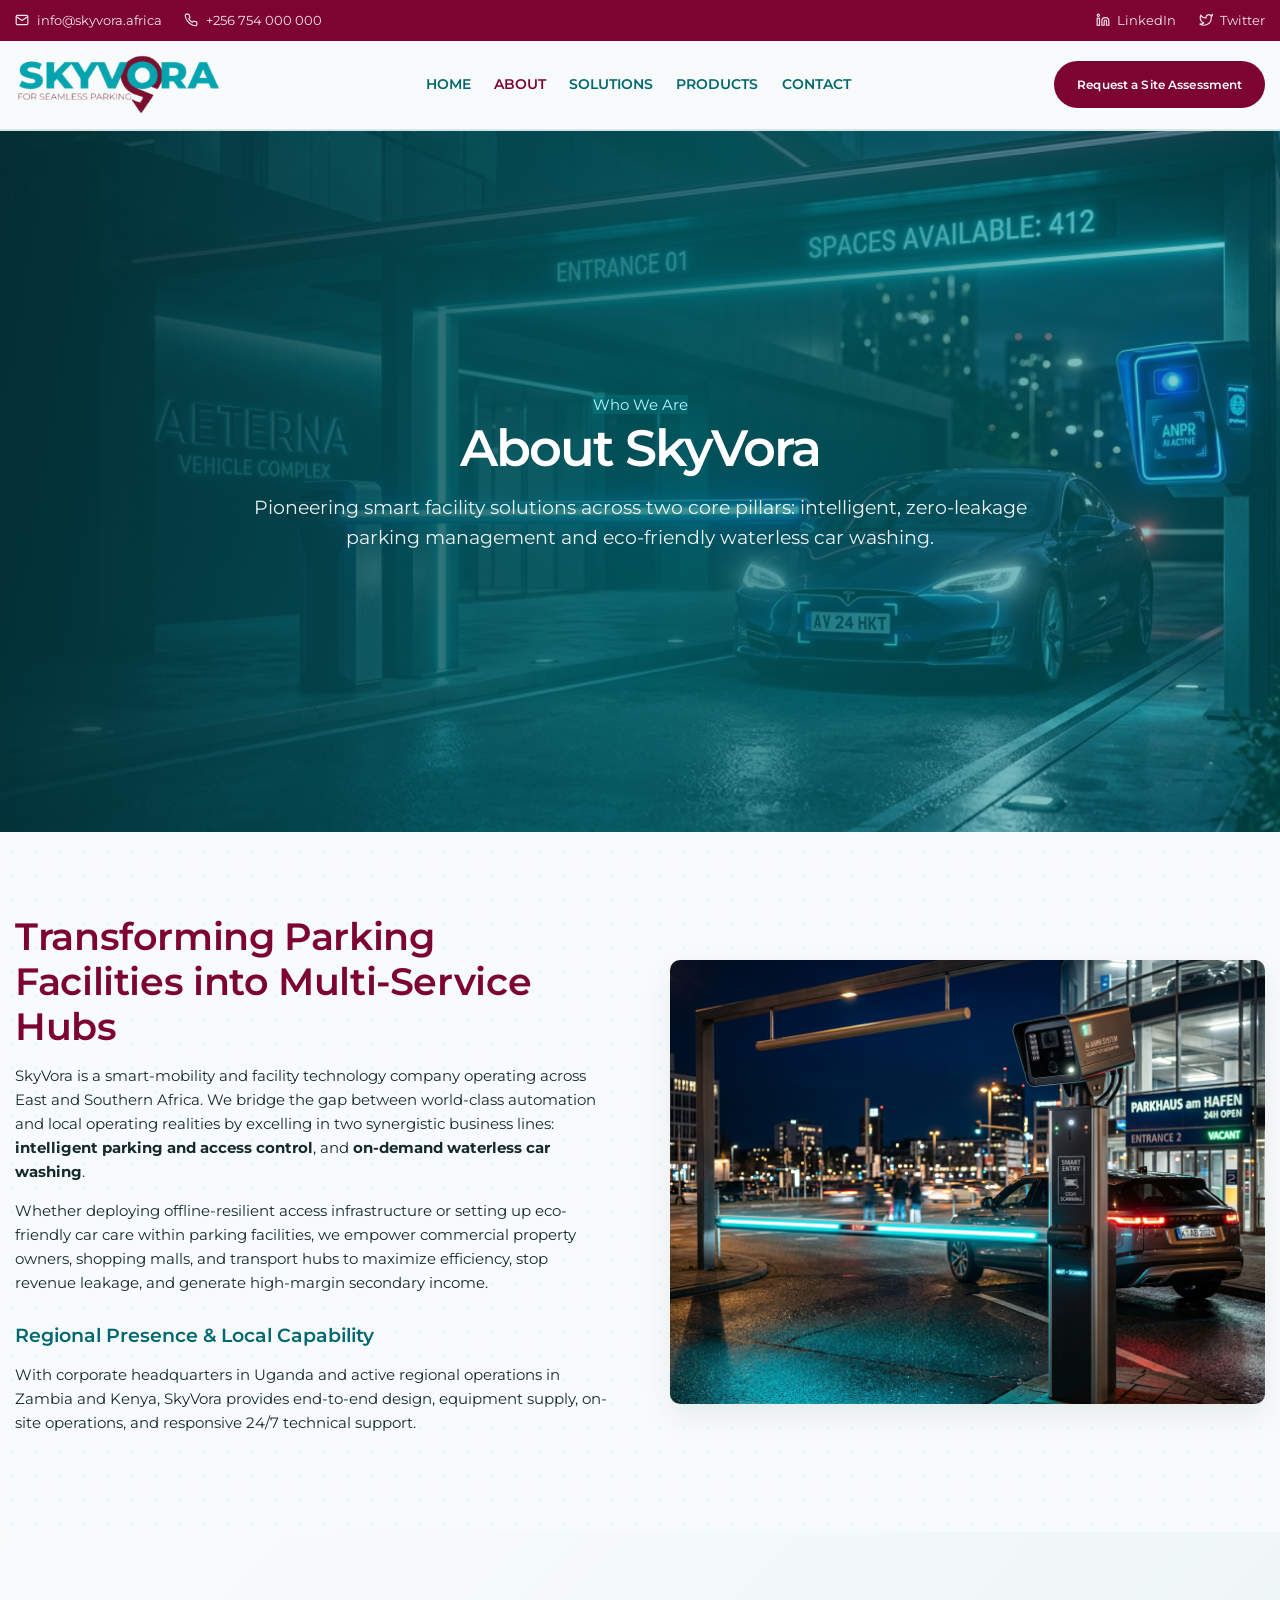
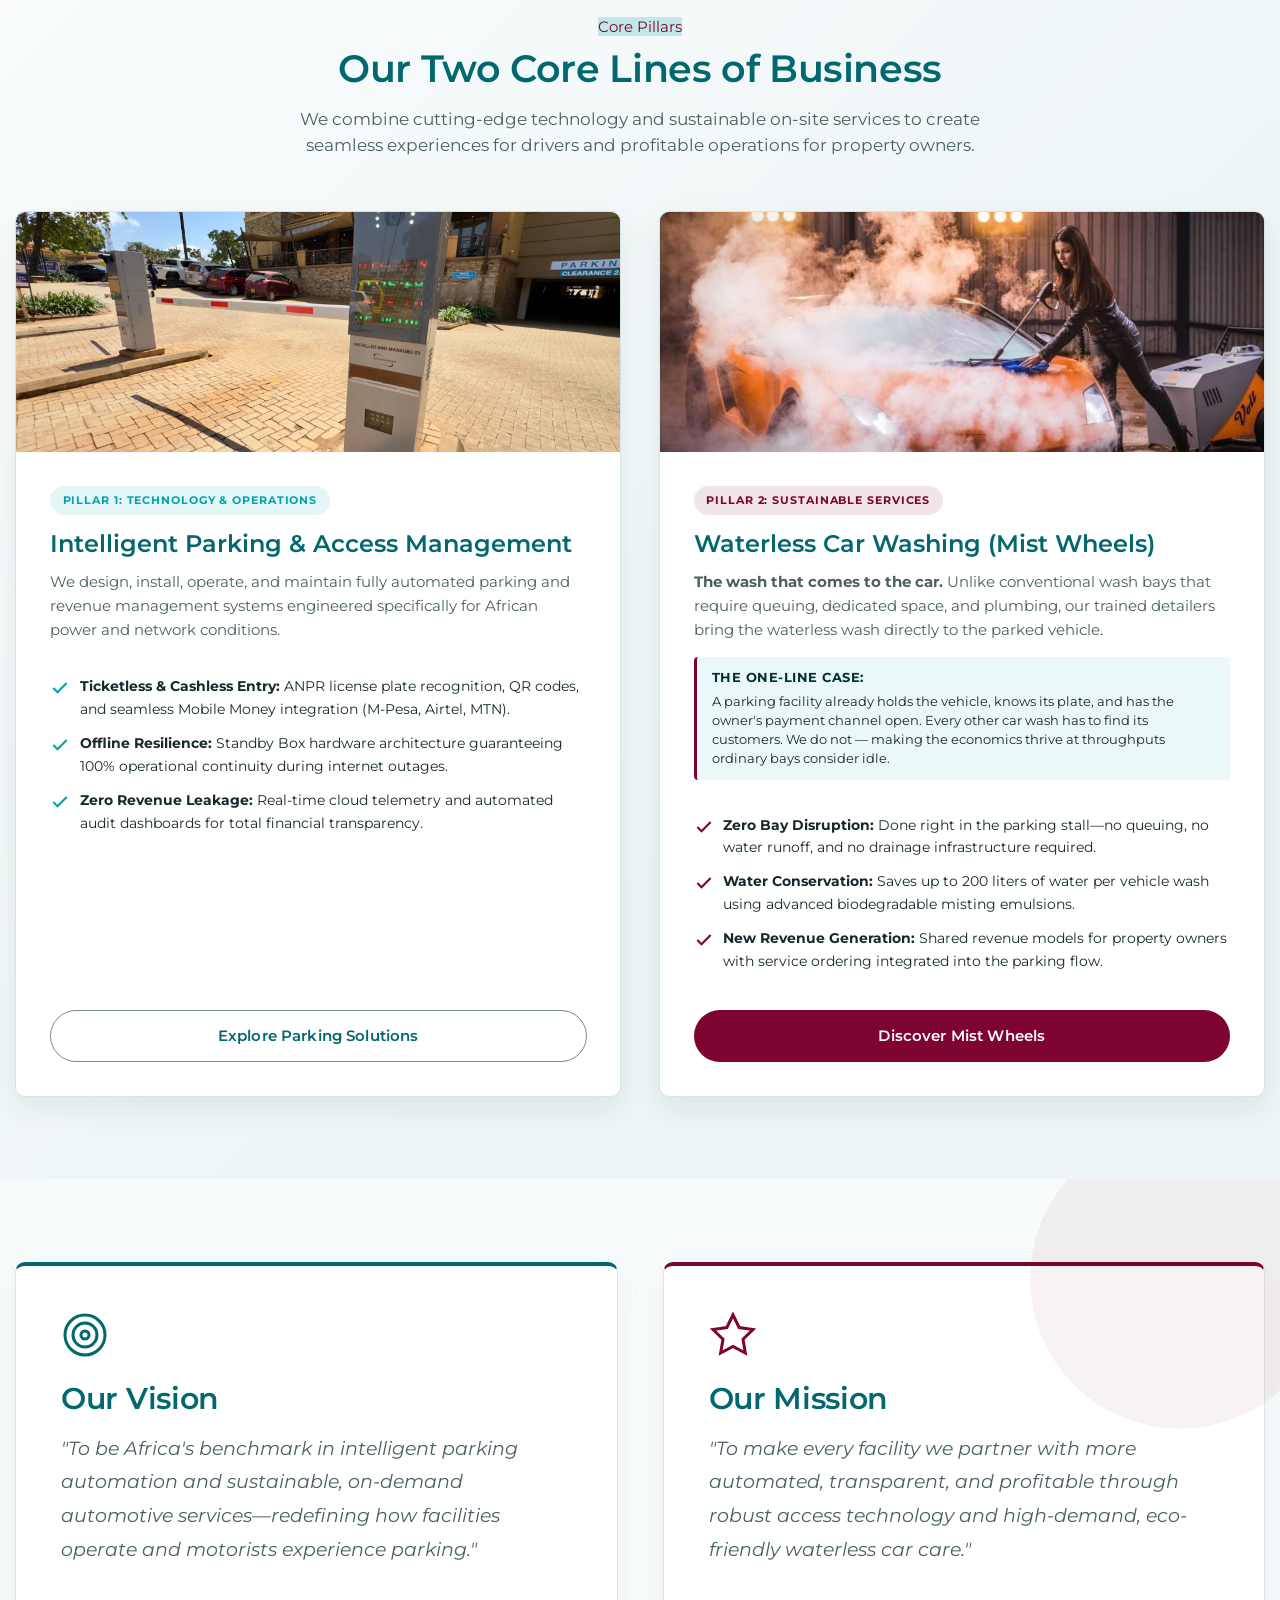
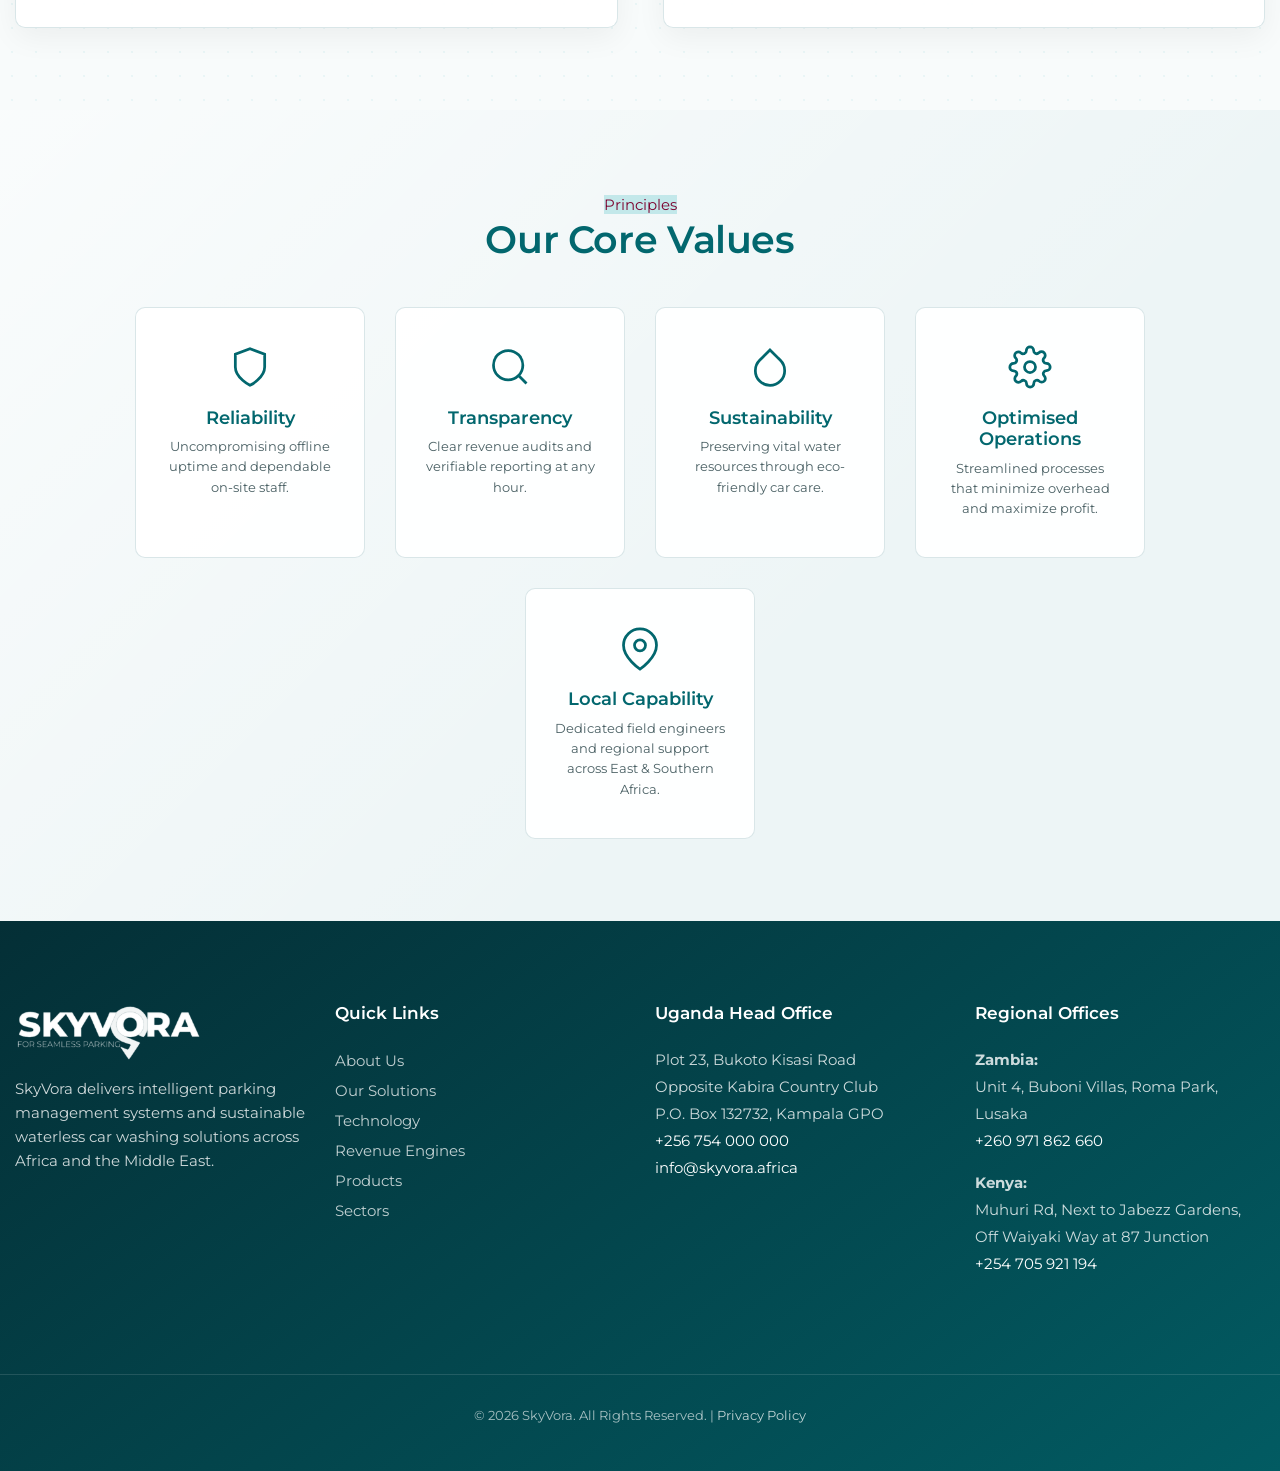
<file: about.html>
<!DOCTYPE html>
<html lang="en">
<head>
    <meta charset="UTF-8">
    <meta name="viewport" content="width=device-width, initial-scale=1.0">
    <title>About SkyVora | Intelligent Parking & Waterless Car Washing</title>
    <meta name="description" content="SkyVora delivers intelligent parking management systems and sustainable waterless car washing services across Africa and the Middle East.">
    <link rel="icon" type="image/png" href="assets/images/favicon.png?v=3">
    <link rel="icon" type="image/svg+xml" href="favicon.svg?v=3">
    <!-- Open Graph -->
    <meta property="og:title" content="About SkyVora | Intelligent Parking & Waterless Car Washing">
    <meta property="og:description" content="SkyVora delivers intelligent parking management systems and sustainable waterless car washing services across Africa and the Middle East.">
    <meta property="og:type" content="website">
    <meta property="og:url" content="https://www.skyvora.africa/">
    
    <!-- Structured Data -->
    <script type="application/ld+json">
    {
      "@context": "https://schema.org",
      "@type": "Organization",
      "name": "SkyVora",
      "url": "https://www.skyvora.africa/",
      "logo": "https://www.skyvora.africa/assets/images/logo.png?v=3",
      "contactPoint": {
        "@type": "ContactPoint",
        "telephone": "+256-754-000-000",
        "contactType": "customer service"
      }
    }
    </script>
    <link rel="stylesheet" href="assets/css/styles.css?v=3.0">
    <style>
    /* Specific Page Styles */
    .pillar-card {
        background: white;
        border-radius: var(--radius);
        overflow: hidden;
        box-shadow: var(--shadow);
        border: 1px solid var(--color-border);
        transition: var(--transition);
        display: flex;
        flex-direction: column;
        height: 100%;
    }
    .pillar-card:hover {
        transform: translateY(-6px);
        box-shadow: var(--shadow-hover);
        border-color: var(--color-brand);
    }
    .pillar-img {
        width: 100%;
        height: 240px;
        object-fit: cover;
    }
    .pillar-body {
        padding: 2.25rem;
        display: flex;
        flex-direction: column;
        flex-grow: 1;
    }
    .pillar-badge {
        display: inline-block;
        font-size: 0.75rem;
        font-weight: 700;
        text-transform: uppercase;
        letter-spacing: 0.08em;
        color: var(--color-brand);
        background: rgba(3, 163, 174, 0.1);
        padding: 0.35rem 0.85rem;
        border-radius: 50px;
        margin-bottom: 1rem;
        align-self: flex-start;
    }
    .pillar-badge.car-wash {
        color: var(--color-accent);
        background: rgba(125, 4, 48, 0.1);
    }
    .pillar-list {
        margin: 1.25rem 0 1.5rem 0;
        display: flex;
        flex-direction: column;
        gap: 0.75rem;
    }
    .pillar-list li {
        display: flex;
        align-items: flex-start;
        gap: 0.65rem;
        color: var(--color-text);
        font-size: 0.95rem;
    }
    .pillar-list li svg {
        flex-shrink: 0;
        margin-top: 3px;
    }
    </style>
</head>
<body>
    <a href="#main-content" class="skip-link">Skip to main content</a>
    
    <!-- Top Bar -->
    <div class="top-bar">
        <div class="container top-bar-inner">
            <div class="top-bar-left">
                <a href="mailto:info@skyvora.africa" style="display:inline-flex; align-items:center; gap:0.5rem;"><svg width="14" height="14" viewBox="0 0 24 24" fill="none" stroke="currentColor" stroke-width="2"><path d="M4 4h16c1.1 0 2 .9 2 2v12c0 1.1-.9 2-2 2H4c-1.1 0-2-.9-2-2V6c0-1.1.9-2 2-2z"></path><polyline points="22,6 12,13 2,6"></polyline></svg> info@skyvora.africa</a>
                <a href="tel:+256754000000" style="display:inline-flex; align-items:center; gap:0.5rem;"><svg width="14" height="14" viewBox="0 0 24 24" fill="none" stroke="currentColor" stroke-width="2"><path d="M22 16.92v3a2 2 0 0 1-2.18 2 19.79 19.79 0 0 1-8.63-3.07 19.5 19.5 0 0 1-6-6 19.79 19.79 0 0 1-3.07-8.67A2 2 0 0 1 4.11 2h3a2 2 0 0 1 2 1.72 12.84 12.84 0 0 0 .7 2.81 2 2 0 0 1-.45 2.11L8.09 9.91a16 16 0 0 0 6 6l1.27-1.27a2 2 0 0 1 2.11-.45 12.84 12.84 0 0 0 2.81.7A2 2 0 0 1 22 16.92z"></path></svg> +256 754 000 000</a>
            </div>
            <div class="top-bar-right">
                <a href="#" aria-label="LinkedIn" style="display:inline-flex; align-items:center; gap:0.5rem;"><svg width="14" height="14" viewBox="0 0 24 24" fill="none" stroke="currentColor" stroke-width="2"><path d="M16 8a6 6 0 0 1 6 6v7h-4v-7a2 2 0 0 0-2-2 2 2 0 0 0-2 2v7h-4v-7a6 6 0 0 1 6-6z"></path><rect x="2" y="9" width="4" height="12"></rect><circle cx="4" cy="4" r="2"></circle></svg> LinkedIn</a>
                <a href="#" aria-label="Twitter" style="display:inline-flex; align-items:center; gap:0.5rem;"><svg width="14" height="14" viewBox="0 0 24 24" fill="none" stroke="currentColor" stroke-width="2"><path d="M23 3a10.9 10.9 0 0 1-3.14 1.53 4.48 4.48 0 0 0-7.86 3v1A10.66 10.66 0 0 1 3 4s-4 9 5 13a11.64 11.64 0 0 1-7 2c9 5 20 0 20-11.5a4.5 4.5 0 0 0-.08-.83A7.72 7.72 0 0 0 23 3z"></path></svg> Twitter</a>
            </div>
        </div>
    </div>

    <!-- Main Header -->
    <header class="main-header" id="header">
        <div class="container header-inner">
            <a href="index.html" class="logo-wrap" aria-label="SkyVora Home">
                <img src="assets/images/logo.png?v=3" alt="SkyVora Logo" class="header-logo">
            </a>
            
            <button class="hamburger" id="mobile-menu-btn" aria-expanded="false" aria-controls="main-nav" aria-label="Toggle navigation">
                <span></span>
                <span></span>
                <span></span>
            </button>

            <nav class="main-nav" id="main-nav">
                <ul>
                    <li><a href="index.html" class="">Home</a></li>
                    <li><a href="about.html" class="active">About</a></li>
                    <li class="has-dropdown">
                        <a href="solutions.html" class="">Solutions</a>
                        <ul class="dropdown">
                            <li><a href="technology.html" class="">Technology</a></li>
                            <li><a href="revenue-engines.html" class="">Revenue Engines</a></li>
                            <li><a href="sectors.html" class="">Sectors</a></li>
                        </ul>
                    </li>
                    <li><a href="products.html" class="">Products</a></li>
                    <li><a href="contact.html" class="">Contact</a></li>
                </ul>
            </nav>
            <div class="header-action">
                <a href="contact.html" class="btn btn-primary">Request a Site Assessment</a>
            </div>
        </div>
    </header>

    <main id="main-content">

    <!-- Hero Section -->
    <section class="hero" style="background-image: url('assets/images/hero.jpg'); padding: 6rem 0; text-align: center;">
        <div class="container hero-content" style="max-width: 850px; margin: 0 auto;">
            <span class="hero-kicker" style="margin-bottom: 1rem;">Who We Are</span>
            <h1 style="margin-bottom: 1rem;">About SkyVora</h1>
            <p style="font-size: 1.25rem; color: rgba(255,255,255,0.92); line-height: 1.6;">Pioneering smart facility solutions across two core pillars: intelligent, zero-leakage parking management and eco-friendly waterless car washing.</p>
        </div>
    </section>

    <!-- Company Overview -->
    <section class="section">
        <div class="container">
            <div class="grid grid-2" style="gap: 4rem; align-items: center;">
                <div>
                    <h2 style="color: var(--color-accent);">Transforming Parking Facilities into Multi-Service Hubs</h2>
                    <p>SkyVora is a smart-mobility and facility technology company operating across East and Southern Africa. We bridge the gap between world-class automation and local operating realities by excelling in two synergistic business lines: <strong>intelligent parking and access control</strong>, and <strong>on-demand waterless car washing</strong>.</p>
                    <p>Whether deploying offline-resilient access infrastructure or setting up eco-friendly car care within parking facilities, we empower commercial property owners, shopping malls, and transport hubs to maximize efficiency, stop revenue leakage, and generate high-margin secondary income.</p>
                    
                    <h3 style="margin-top: 2rem;">Regional Presence & Local Capability</h3>
                    <p>With corporate headquarters in Uganda and active regional operations in Zambia and Kenya, SkyVora provides end-to-end design, equipment supply, on-site operations, and responsive 24/7 technical support.</p>
                </div>
                <div>
                    <img src="assets/images/barrier.jpg" alt="SkyVora Operations" style="border-radius: var(--radius); box-shadow: var(--shadow);">
                </div>
            </div>
        </div>
    </section>

    <!-- Our Two Lines of Business Section -->
    <section class="section bg-light">
        <div class="container">
            <div style="text-align: center; max-width: 750px; margin: 0 auto 3.5rem auto;">
                <span class="hero-kicker" style="color: var(--color-accent); border-color: var(--color-accent);">Core Pillars</span>
                <h2 style="font-size: 2.5rem; margin-top: 0.5rem;">Our Two Core Lines of Business</h2>
                <p style="color: var(--color-text-light); font-size: 1.1rem;">We combine cutting-edge technology and sustainable on-site services to create seamless experiences for drivers and profitable operations for property owners.</p>
            </div>

            <div class="grid grid-2" style="gap: 2.5rem;">
                <!-- Line 1: Intelligent Parking Systems -->
                <div class="pillar-card">
                    <img src="assets/images/hero_new.jpg" alt="Intelligent Parking Systems" class="pillar-img">
                    <div class="pillar-body">
                        <span class="pillar-badge">Pillar 1: Technology & Operations</span>
                        <h3 style="font-size: 1.6rem; color: var(--color-primary); margin-bottom: 0.75rem;">Intelligent Parking & Access Management</h3>
                        <p style="color: var(--color-text-light); line-height: 1.6;">We design, install, operate, and maintain fully automated parking and revenue management systems engineered specifically for African power and network conditions.</p>
                        
                        <ul class="pillar-list">
                            <li>
                                <svg width="20" height="20" viewBox="0 0 24 24" fill="none" stroke="var(--color-brand)" stroke-width="2.5"><polyline points="20 6 9 17 4 12"/></svg>
                                <span><strong>Ticketless & Cashless Entry:</strong> ANPR license plate recognition, QR codes, and seamless Mobile Money integration (M-Pesa, Airtel, MTN).</span>
                            </li>
                            <li>
                                <svg width="20" height="20" viewBox="0 0 24 24" fill="none" stroke="var(--color-brand)" stroke-width="2.5"><polyline points="20 6 9 17 4 12"/></svg>
                                <span><strong>Offline Resilience:</strong> Standby Box hardware architecture guaranteeing 100% operational continuity during internet outages.</span>
                            </li>
                            <li>
                                <svg width="20" height="20" viewBox="0 0 24 24" fill="none" stroke="var(--color-brand)" stroke-width="2.5"><polyline points="20 6 9 17 4 12"/></svg>
                                <span><strong>Zero Revenue Leakage:</strong> Real-time cloud telemetry and automated audit dashboards for total financial transparency.</span>
                            </li>
                        </ul>
                        
                        <div style="margin-top: auto; padding-top: 1rem;">
                            <a href="solutions.html" class="btn btn-secondary" style="width: 100%;">Explore Parking Solutions</a>
                        </div>
                    </div>
                </div>

                <!-- Line 2: Waterless Car Washing -->
                <div class="pillar-card">
                    <img src="assets/images/car-wash.jpg" alt="Waterless Car Washing" class="pillar-img">
                    <div class="pillar-body">
                        <span class="pillar-badge car-wash">Pillar 2: Sustainable Services</span>
                        <h3 style="font-size: 1.6rem; color: var(--color-primary); margin-bottom: 0.75rem;">Waterless Car Washing (Mist Wheels)</h3>
                        <p style="color: var(--color-text-light); line-height: 1.6;"><strong>The wash that comes to the car.</strong> Unlike conventional wash bays that require queuing, dedicated space, and plumbing, our trained detailers bring the waterless wash directly to the parked vehicle.</p>
                        
                        <div style="background: rgba(3, 163, 174, 0.08); border-left: 3px solid var(--color-accent); padding: 0.75rem 1rem; border-radius: 4px; margin-bottom: 1rem;">
                            <strong style="color: var(--color-primary-dark); font-size: 0.85rem; text-transform: uppercase; letter-spacing: 0.5px; display: block; margin-bottom: 0.25rem;">The One-Line Case:</strong>
                            <p style="color: var(--color-text); font-size: 0.88rem; line-height: 1.45; margin: 0;">
                                A parking facility already holds the vehicle, knows its plate, and has the owner's payment channel open. Every other car wash has to find its customers. We do not &mdash; making the economics thrive at throughputs ordinary bays consider idle.
                            </p>
                        </div>
                        
                        <ul class="pillar-list">
                            <li>
                                <svg width="20" height="20" viewBox="0 0 24 24" fill="none" stroke="var(--color-accent)" stroke-width="2.5"><polyline points="20 6 9 17 4 12"/></svg>
                                <span><strong>Zero Bay Disruption:</strong> Done right in the parking stall—no queuing, no water runoff, and no drainage infrastructure required.</span>
                            </li>
                            <li>
                                <svg width="20" height="20" viewBox="0 0 24 24" fill="none" stroke="var(--color-accent)" stroke-width="2.5"><polyline points="20 6 9 17 4 12"/></svg>
                                <span><strong>Water Conservation:</strong> Saves up to 200 liters of water per vehicle wash using advanced biodegradable misting emulsions.</span>
                            </li>
                            <li>
                                <svg width="20" height="20" viewBox="0 0 24 24" fill="none" stroke="var(--color-accent)" stroke-width="2.5"><polyline points="20 6 9 17 4 12"/></svg>
                                <span><strong>New Revenue Generation:</strong> Shared revenue models for property owners with service ordering integrated into the parking flow.</span>
                            </li>
                        </ul>
                        
                        <div style="margin-top: auto; padding-top: 1rem;">
                            <a href="revenue-engines.html" class="btn btn-primary" style="width: 100%;">Discover Mist Wheels</a>
                        </div>
                    </div>
                </div>
            </div>
        </div>
    </section>

    <!-- Vision & Mission -->
    <section class="section" style="position: relative; overflow: hidden;">
        <!-- Decorative Background -->
        <div style="position: absolute; top: -50px; right: -50px; width: 300px; height: 300px; background: var(--color-accent); opacity: 0.05; border-radius: 50%;"></div>
        <div class="container relative">
            <div class="grid grid-2" style="gap: 3rem;">
                <div class="card" style="border-top: 4px solid var(--color-primary); padding: 3rem; box-shadow: 0 10px 30px rgba(0,0,0,0.05);">
                    <div style="color: var(--color-primary); margin-bottom: 1rem;">
                        <svg width="48" height="48" viewBox="0 0 24 24" fill="none" stroke="currentColor" stroke-width="1.5"><circle cx="12" cy="12" r="10"></circle><circle cx="12" cy="12" r="6"></circle><circle cx="12" cy="12" r="2"></circle></svg>
                    </div>
                    <h2 style="font-size: 2rem; margin-bottom: 1rem;">Our Vision</h2>
                    <p style="font-size: 1.25rem; font-style: italic; color: var(--color-text-light); line-height: 1.8;">"To be Africa's benchmark in intelligent parking automation and sustainable, on-demand automotive services—redefining how facilities operate and motorists experience parking."</p>
                </div>
                <div class="card" style="border-top: 4px solid var(--color-accent); padding: 3rem; box-shadow: 0 10px 30px rgba(0,0,0,0.05);">
                    <div style="color: var(--color-accent); margin-bottom: 1rem;">
                        <svg width="48" height="48" viewBox="0 0 24 24" fill="none" stroke="currentColor" stroke-width="1.5"><polygon points="12 2 15.09 8.26 22 9.27 17 14.14 18.18 21.02 12 17.77 5.82 21.02 7 14.14 2 9.27 8.91 8.26 12 2"></polygon></svg>
                    </div>
                    <h2 style="font-size: 2rem; margin-bottom: 1rem;">Our Mission</h2>
                    <p style="font-size: 1.25rem; font-style: italic; color: var(--color-text-light); line-height: 1.8;">"To make every facility we partner with more automated, transparent, and profitable through robust access technology and high-demand, eco-friendly waterless car care."</p>
                </div>
            </div>
        </div>
    </section>

    <!-- Core Values -->
    <section class="section bg-light">
        <div class="container text-center" style="text-align: center;">
            <span class="hero-kicker" style="color: var(--color-accent); border-color: var(--color-accent); margin-bottom: 1rem;">Principles</span>
            <h2 style="margin-bottom: 3rem; font-size: 2.5rem;">Our Core Values</h2>
            
            <div style="display: flex; flex-wrap: wrap; justify-content: center; gap: 2rem;">
                <div class="card" style="text-align: center; padding: 2.5rem 1.75rem; width: 100%; max-width: 230px; transition: transform 0.3s ease;">
                    <div style="color: var(--color-primary); margin-bottom: 1.25rem; display: flex; justify-content: center;">
                        <svg width="44" height="44" viewBox="0 0 24 24" fill="none" stroke="currentColor" stroke-width="1.5"><path d="M12 22s8-4 8-10V5l-8-3-8 3v7c0 6 8 10 8 10z"></path></svg>
                    </div>
                    <h3 style="margin-bottom: 0.5rem; font-size: 1.2rem;">Reliability</h3>
                    <p style="font-size: 0.85rem; color: var(--color-text-light); margin: 0;">Uncompromising offline uptime and dependable on-site staff.</p>
                </div>
                <div class="card" style="text-align: center; padding: 2.5rem 1.75rem; width: 100%; max-width: 230px; transition: transform 0.3s ease;">
                    <div style="color: var(--color-primary); margin-bottom: 1.25rem; display: flex; justify-content: center;">
                        <svg width="44" height="44" viewBox="0 0 24 24" fill="none" stroke="currentColor" stroke-width="1.5"><circle cx="11" cy="11" r="8"></circle><line x1="21" y1="21" x2="16.65" y2="16.65"></line></svg>
                    </div>
                    <h3 style="margin-bottom: 0.5rem; font-size: 1.2rem;">Transparency</h3>
                    <p style="font-size: 0.85rem; color: var(--color-text-light); margin: 0;">Clear revenue audits and verifiable reporting at any hour.</p>
                </div>
                <div class="card" style="text-align: center; padding: 2.5rem 1.75rem; width: 100%; max-width: 230px; transition: transform 0.3s ease;">
                    <div style="color: var(--color-primary); margin-bottom: 1.25rem; display: flex; justify-content: center;">
                        <svg width="44" height="44" viewBox="0 0 24 24" fill="none" stroke="currentColor" stroke-width="1.5"><path d="M12 2.69l5.66 5.66a8 8 0 1 1-11.31 0z"></path></svg>
                    </div>
                    <h3 style="margin-bottom: 0.5rem; font-size: 1.2rem;">Sustainability</h3>
                    <p style="font-size: 0.85rem; color: var(--color-text-light); margin: 0;">Preserving vital water resources through eco-friendly car care.</p>
                </div>
                <div class="card" style="text-align: center; padding: 2.5rem 1.75rem; width: 100%; max-width: 230px; transition: transform 0.3s ease;">
                    <div style="color: var(--color-primary); margin-bottom: 1.25rem; display: flex; justify-content: center;">
                        <svg width="44" height="44" viewBox="0 0 24 24" fill="none" stroke="currentColor" stroke-width="1.5"><circle cx="12" cy="12" r="3"></circle><path d="M19.4 15a1.65 1.65 0 0 0 .33 1.82l.06.06a2 2 0 0 1 0 2.83 2 2 0 0 1-2.83 0l-.06-.06a1.65 1.65 0 0 0-1.82-.33 1.65 1.65 0 0 0-1 1.51V21a2 2 0 0 1-2 2 2 2 0 0 1-2-2v-.09A1.65 1.65 0 0 0 9 19.4a1.65 1.65 0 0 0-1.82.33l-.06.06a2 2 0 0 1-2.83 0 2 2 0 0 1 0-2.83l.06-.06a1.65 1.65 0 0 0 .33-1.82 1.65 1.65 0 0 0-1.51-1H3a2 2 0 0 1-2-2 2 2 0 0 1 2-2h.09A1.65 1.65 0 0 0 4.6 9a1.65 1.65 0 0 0-.33-1.82l-.06-.06a2 2 0 0 1 0-2.83 2 2 0 0 1 2.83 0l.06.06a1.65 1.65 0 0 0 1.82.33H9a1.65 1.65 0 0 0 1-1.51V3a2 2 0 0 1 2-2 2 2 0 0 1 2 2v.09a1.65 1.65 0 0 0 1 1.51 1.65 1.65 0 0 0 1.82-.33l.06-.06a2 2 0 0 1 2.83 0 2 2 0 0 1 0 2.83l-.06.06a1.65 1.65 0 0 0-.33 1.82V9a1.65 1.65 0 0 0 1.51 1H21a2 2 0 0 1 2 2 2 2 0 0 1-2 2h-.09a1.65 1.65 0 0 0-1.51 1z"></path></svg>
                    </div>
                    <h3 style="margin-bottom: 0.5rem; font-size: 1.2rem;">Optimised Operations</h3>
                    <p style="font-size: 0.85rem; color: var(--color-text-light); margin: 0;">Streamlined processes that minimize overhead and maximize profit.</p>
                </div>
                <div class="card" style="text-align: center; padding: 2.5rem 1.75rem; width: 100%; max-width: 230px; transition: transform 0.3s ease;">
                    <div style="color: var(--color-primary); margin-bottom: 1.25rem; display: flex; justify-content: center;">
                        <svg width="44" height="44" viewBox="0 0 24 24" fill="none" stroke="currentColor" stroke-width="1.5"><path d="M21 10c0 7-9 13-9 13s-9-6-9-13a9 9 0 0 1 18 0z"></path><circle cx="12" cy="10" r="3"></circle></svg>
                    </div>
                    <h3 style="margin-bottom: 0.5rem; font-size: 1.2rem;">Local Capability</h3>
                    <p style="font-size: 0.85rem; color: var(--color-text-light); margin: 0;">Dedicated field engineers and regional support across East & Southern Africa.</p>
                </div>
            </div>
        </div>
    </section>

    </main>

    <!-- Footer -->
    <footer>
        <div class="container grid grid-4">
            <div class="footer-col brand-col">
                <img src="assets/images/logo.png?v=3" alt="SkyVora" class="footer-logo">
                <p style="margin-top: 1rem; color: rgba(255,255,255,0.8);">SkyVora delivers intelligent parking management systems and sustainable waterless car washing solutions across Africa and the Middle East.</p>
            </div>
            <div class="footer-col">
                <h4>Quick Links</h4>
                <ul style="line-height: 2;">
                    <li><a href="about.html">About Us</a></li>
                    <li><a href="solutions.html">Our Solutions</a></li>
                    <li><a href="technology.html">Technology</a></li>
                    <li><a href="revenue-engines.html">Revenue Engines</a></li>
                    <li><a href="products.html">Products</a></li>
                    <li><a href="sectors.html">Sectors</a></li>
                </ul>
            </div>
            <div class="footer-col">
                <h4>Uganda Head Office</h4>
                <address style="font-style: normal; color: rgba(255,255,255,0.8); line-height: 1.8;">
                    Plot 23, Bukoto Kisasi Road<br>
                    Opposite Kabira Country Club<br>
                    P.O. Box 132732, Kampala GPO<br>
                    <a href="tel:+256754000000" style="color: white;">+256 754 000 000</a><br>
                    <a href="mailto:info@skyvora.africa" style="color: white;">info@skyvora.africa</a>
                </address>
            </div>
            <div class="footer-col">
                <h4>Regional Offices</h4>
                <div style="color: rgba(255,255,255,0.8); line-height: 1.8;">
                    <p><strong>Zambia:</strong><br>Unit 4, Buboni Villas, Roma Park, Lusaka<br>
                    <a href="tel:+260971862660" style="color: white;">+260 971 862 660</a></p>
                    <p style="margin-top: 1rem;"><strong>Kenya:</strong><br>Muhuri Rd, Next to Jabezz Gardens, Off Waiyaki Way at 87 Junction<br>
                    <a href="tel:+254705921194" style="color: white;">+254 705 921 194</a></p>
                </div>
            </div>
        </div>
        <div class="container footer-bottom">
            <p>&copy; 2026 SkyVora. All Rights Reserved. | <a href="privacy.html">Privacy Policy</a></p>
        </div>
    </footer>
    
    <button id="back-to-top" aria-label="Back to top">↑</button>

    <script src="assets/js/main.js?v=2.0"></script>
    
</body>
</html>
</file>
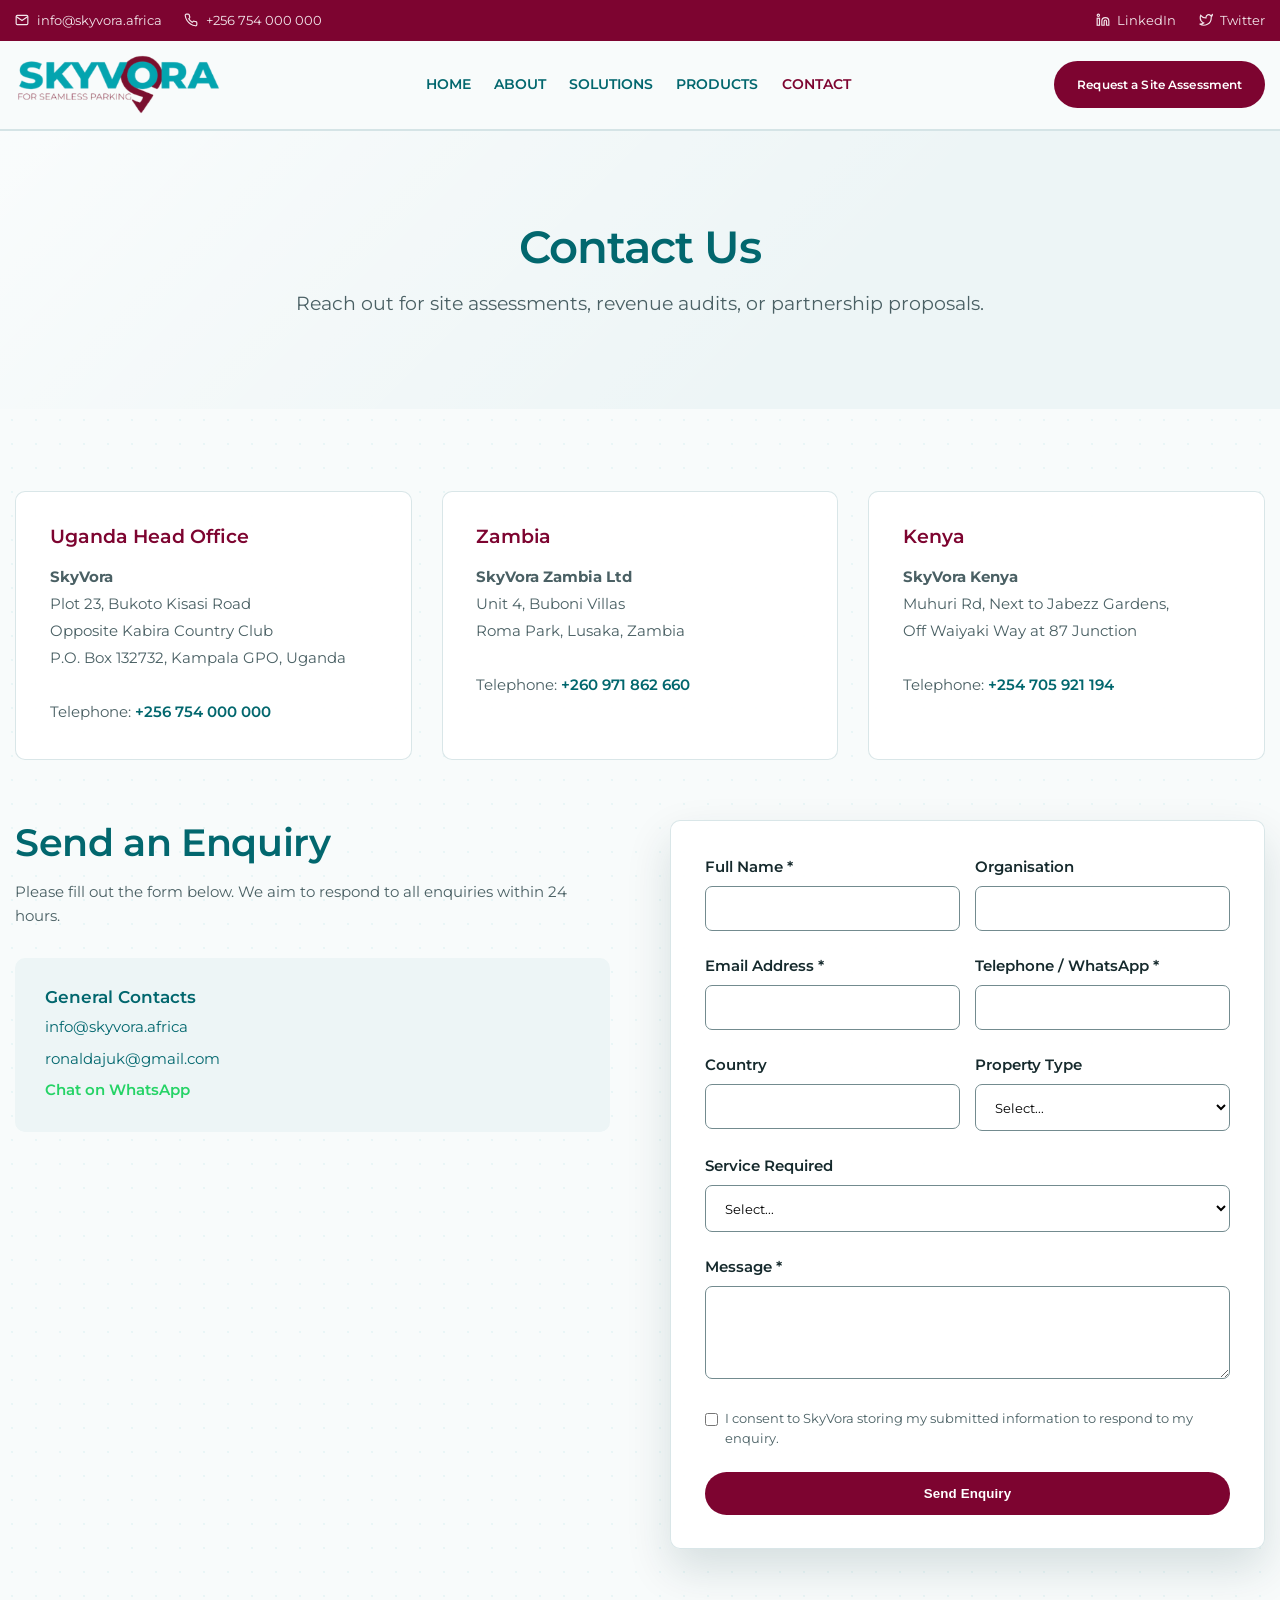
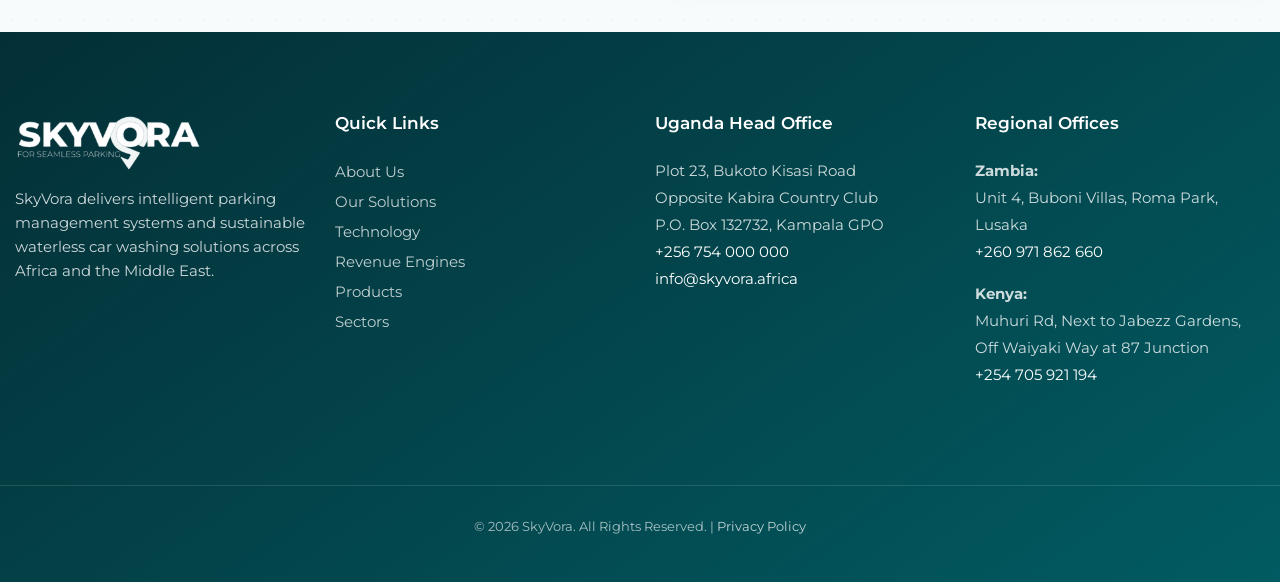
<file: contact.html>
<!DOCTYPE html>
<html lang="en">
<head>
    <meta charset="UTF-8">
    <meta name="viewport" content="width=device-width, initial-scale=1.0">
    <title>Contact Us | SkyVora</title>
    <meta name="description" content="Contact our offices in Uganda, Zambia, and Kenya for intelligent parking solutions.">
    <link rel="icon" type="image/png" href="assets/images/favicon.png?v=3">
    <link rel="icon" type="image/svg+xml" href="favicon.svg?v=3">
    <!-- Open Graph -->
    <meta property="og:title" content="Contact Us | SkyVora">
    <meta property="og:description" content="Contact our offices in Uganda, Zambia, and Kenya for intelligent parking solutions.">
    <meta property="og:type" content="website">
    <meta property="og:url" content="https://www.skyvora.africa/">
    
    <!-- Structured Data -->
    <script type="application/ld+json">
    {
      "@context": "https://schema.org",
      "@type": "Organization",
      "name": "SkyVora",
      "url": "https://www.skyvora.africa/",
      "logo": "https://www.skyvora.africa/assets/images/logo.png?v=3",
      "contactPoint": {
        "@type": "ContactPoint",
        "telephone": "+256-754-000-000",
        "contactType": "customer service"
      }
    }
    </script>
    <link rel="stylesheet" href="assets/css/styles.css?v=3.0">
    <style>
    /* Specific Page Styles will go here if needed */
    
    </style>
</head>
<body>
    <a href="#main-content" class="skip-link">Skip to main content</a>
    
    <!-- Top Bar -->
    <div class="top-bar">
        <div class="container top-bar-inner">
            <div class="top-bar-left">
                <a href="mailto:info@skyvora.africa" style="display:inline-flex; align-items:center; gap:0.5rem;"><svg width="14" height="14" viewBox="0 0 24 24" fill="none" stroke="currentColor" stroke-width="2"><path d="M4 4h16c1.1 0 2 .9 2 2v12c0 1.1-.9 2-2 2H4c-1.1 0-2-.9-2-2V6c0-1.1.9-2 2-2z"></path><polyline points="22,6 12,13 2,6"></polyline></svg> info@skyvora.africa</a>
                <a href="tel:+256754000000" style="display:inline-flex; align-items:center; gap:0.5rem;"><svg width="14" height="14" viewBox="0 0 24 24" fill="none" stroke="currentColor" stroke-width="2"><path d="M22 16.92v3a2 2 0 0 1-2.18 2 19.79 19.79 0 0 1-8.63-3.07 19.5 19.5 0 0 1-6-6 19.79 19.79 0 0 1-3.07-8.67A2 2 0 0 1 4.11 2h3a2 2 0 0 1 2 1.72 12.84 12.84 0 0 0 .7 2.81 2 2 0 0 1-.45 2.11L8.09 9.91a16 16 0 0 0 6 6l1.27-1.27a2 2 0 0 1 2.11-.45 12.84 12.84 0 0 0 2.81.7A2 2 0 0 1 22 16.92z"></path></svg> +256 754 000 000</a>
            </div>
            <div class="top-bar-right">
                <a href="#" aria-label="LinkedIn" style="display:inline-flex; align-items:center; gap:0.5rem;"><svg width="14" height="14" viewBox="0 0 24 24" fill="none" stroke="currentColor" stroke-width="2"><path d="M16 8a6 6 0 0 1 6 6v7h-4v-7a2 2 0 0 0-2-2 2 2 0 0 0-2 2v7h-4v-7a6 6 0 0 1 6-6z"></path><rect x="2" y="9" width="4" height="12"></rect><circle cx="4" cy="4" r="2"></circle></svg> LinkedIn</a>
                <a href="#" aria-label="Twitter" style="display:inline-flex; align-items:center; gap:0.5rem;"><svg width="14" height="14" viewBox="0 0 24 24" fill="none" stroke="currentColor" stroke-width="2"><path d="M23 3a10.9 10.9 0 0 1-3.14 1.53 4.48 4.48 0 0 0-7.86 3v1A10.66 10.66 0 0 1 3 4s-4 9 5 13a11.64 11.64 0 0 1-7 2c9 5 20 0 20-11.5a4.5 4.5 0 0 0-.08-.83A7.72 7.72 0 0 0 23 3z"></path></svg> Twitter</a>
            </div>
        </div>
    </div>

    <!-- Main Header -->
    <header class="main-header" id="header">
        <div class="container header-inner">
            <a href="index.html" class="logo-wrap" aria-label="SkyVora Home">
                <img src="assets/images/logo.png?v=3" alt="SkyVora Logo" class="header-logo">
            </a>
            
            <button class="hamburger" id="mobile-menu-btn" aria-expanded="false" aria-controls="main-nav" aria-label="Toggle navigation">
                <span></span>
                <span></span>
                <span></span>
            </button>

            <nav class="main-nav" id="main-nav">
                <ul>
                    <li><a href="index.html" class="">Home</a></li>
                    <li><a href="about.html" class="">About</a></li>
                    <li class="has-dropdown">
                        <a href="solutions.html" class="">Solutions</a>
                        <ul class="dropdown">
                            <li><a href="technology.html" class="">Technology</a></li>
                            <li><a href="revenue-engines.html" class="">Revenue Engines</a></li>
                            <li><a href="sectors.html" class="">Sectors</a></li>
                        </ul>
                    </li>
                    <li><a href="products.html" class="">Products</a></li>
                    <li><a href="contact.html" class="active">Contact</a></li>
                </ul>
            </nav>
            <div class="header-action">
                <a href="contact.html" class="btn btn-primary">Request a Site Assessment</a>
            </div>
        </div>
    </header>

    <main id="main-content">

    <section class="section bg-light" style="padding: 6rem 0; text-align: center;">
        <div class="container">
            <h1 style="font-size: 3rem; margin-bottom: 1rem;">Contact Us</h1>
            <p style="font-size: 1.25rem; color: var(--color-text-light); max-width: 800px; margin: 0 auto;">Reach out for site assessments, revenue audits, or partnership proposals.</p>
        </div>
    </section>

    <section class="section">
        <div class="container">
            <div class="grid grid-3" style="margin-bottom: 4rem;">
                <div class="card">
                    <h3 style="color: var(--color-accent);">Uganda Head Office</h3>
                    <address style="font-style: normal; color: var(--color-text-light); line-height: 1.8;">
                        <strong>SkyVora</strong><br>
                        Plot 23, Bukoto Kisasi Road<br>
                        Opposite Kabira Country Club<br>
                        P.O. Box 132732, Kampala GPO, Uganda<br><br>
                        Telephone: <a href="tel:+256754000000" style="color: var(--color-primary); font-weight: 600;">+256 754 000 000</a>
                    </address>
                </div>
                <div class="card">
                    <h3 style="color: var(--color-accent);">Zambia</h3>
                    <address style="font-style: normal; color: var(--color-text-light); line-height: 1.8;">
                        <strong>SkyVora Zambia Ltd</strong><br>
                        Unit 4, Buboni Villas<br>
                        Roma Park, Lusaka, Zambia<br><br>
                        Telephone: <a href="tel:+260971862660" style="color: var(--color-primary); font-weight: 600;">+260 971 862 660</a>
                    </address>
                </div>
                <div class="card">
                    <h3 style="color: var(--color-accent);">Kenya</h3>
                    <address style="font-style: normal; color: var(--color-text-light); line-height: 1.8;">
                        <strong>SkyVora Kenya</strong><br>
                        Muhuri Rd, Next to Jabezz Gardens,<br>
                        Off Waiyaki Way at 87 Junction<br><br>
                        Telephone: <a href="tel:+254705921194" style="color: var(--color-primary); font-weight: 600;">+254 705 921 194</a>
                    </address>
                </div>
            </div>

            <div class="grid grid-2" style="gap: 4rem;">
                <div>
                    <h2>Send an Enquiry</h2>
                    <p style="color: var(--color-text-light); margin-bottom: 2rem;">Please fill out the form below. We aim to respond to all enquiries within 24 hours.</p>
                    
                    <div style="background: var(--color-bg-light); padding: 2rem; border-radius: var(--radius); margin-bottom: 2rem;">
                        <h4 style="margin-bottom: 0.5rem;">General Contacts</h4>
                        <p style="margin-bottom: 0.5rem;"><a href="mailto:info@skyvora.africa">info@skyvora.africa</a></p>
                        <p style="margin-bottom: 0.5rem;"><a href="mailto:ronaldajuk@gmail.com">ronaldajuk@gmail.com</a></p>
                        <p style="margin-bottom: 0;"><a href="https://wa.me/256754000000" target="_blank" style="color: #25D366; font-weight: 600;">Chat on WhatsApp</a></p>
                    </div>
                </div>
                <div>
                    <form id="contact-form" class="card" style="box-shadow: var(--shadow-hover);">
                        <div id="form-message"></div>
                        <div class="grid grid-2" style="gap: 1rem;">
                            <div class="form-group">
                                <label class="form-label" for="fullName">Full Name *</label>
                                <input type="text" id="fullName" name="fullName" class="form-control" required>
                            </div>
                            <div class="form-group">
                                <label class="form-label" for="organisation">Organisation</label>
                                <input type="text" id="organisation" name="organisation" class="form-control">
                            </div>
                        </div>
                        <div class="grid grid-2" style="gap: 1rem;">
                            <div class="form-group">
                                <label class="form-label" for="email">Email Address *</label>
                                <input type="email" id="email" name="email" class="form-control" required>
                            </div>
                            <div class="form-group">
                                <label class="form-label" for="telephone">Telephone / WhatsApp *</label>
                                <input type="tel" id="telephone" name="telephone" class="form-control" required>
                            </div>
                        </div>
                        <div class="grid grid-2" style="gap: 1rem;">
                            <div class="form-group">
                                <label class="form-label" for="country">Country</label>
                                <input type="text" id="country" name="country" class="form-control">
                            </div>
                            <div class="form-group">
                                <label class="form-label" for="propertyType">Property Type</label>
                                <select id="propertyType" name="propertyType" class="form-control">
                                    <option value="">Select...</option>
                                    <option value="Mall">Shopping Mall</option>
                                    <option value="Hospital">Hospital</option>
                                    <option value="Airport">Airport</option>
                                    <option value="Office">Office/Business Centre</option>
                                    <option value="Other">Other</option>
                                </select>
                            </div>
                        </div>
                        <div class="form-group">
                            <label class="form-label" for="serviceRequired">Service Required</label>
                            <select id="serviceRequired" name="serviceRequired" class="form-control">
                                <option value="">Select...</option>
                                <option value="Site Assessment">Site Assessment</option>
                                <option value="Revenue Audit">Parking Revenue Audit</option>
                                <option value="Proposal">Request a Proposal</option>
                                <option value="Support">Technical Support</option>
                                <option value="General Enquiry">General Enquiry</option>
                            </select>
                        </div>
                        <div class="form-group">
                            <label class="form-label" for="message">Message *</label>
                            <textarea id="message" name="message" class="form-control" rows="4" required></textarea>
                        </div>
                        <div class="form-group" style="display: flex; gap: 0.5rem; align-items: flex-start;">
                            <input type="checkbox" id="consent" name="consent" required style="margin-top: 0.25rem;">
                            <label for="consent" style="font-size: 0.85rem; color: var(--color-text-light);">I consent to SkyVora storing my submitted information to respond to my enquiry.</label>
                        </div>
                        <button type="submit" class="btn btn-primary" style="width: 100%;">Send Enquiry</button>
                    </form>
                </div>
            </div>
        </div>
    </section>

    </main>

    <!-- Footer -->
    <footer>
        <div class="container grid grid-4">
            <div class="footer-col brand-col">
                <img src="assets/images/logo.png?v=3" alt="SkyVora" class="footer-logo">
                <p style="margin-top: 1rem; color: rgba(255,255,255,0.8);">SkyVora delivers intelligent parking management systems and sustainable waterless car washing solutions across Africa and the Middle East.</p>
            </div>
            <div class="footer-col">
                <h4>Quick Links</h4>
                <ul style="line-height: 2;">
                    <li><a href="about.html">About Us</a></li>
                    <li><a href="solutions.html">Our Solutions</a></li>
                    <li><a href="technology.html">Technology</a></li>
                    <li><a href="revenue-engines.html">Revenue Engines</a></li>
                    <li><a href="products.html">Products</a></li>
                    <li><a href="sectors.html">Sectors</a></li>
                </ul>
            </div>
            <div class="footer-col">
                <h4>Uganda Head Office</h4>
                <address style="font-style: normal; color: rgba(255,255,255,0.8); line-height: 1.8;">
                    Plot 23, Bukoto Kisasi Road<br>
                    Opposite Kabira Country Club<br>
                    P.O. Box 132732, Kampala GPO<br>
                    <a href="tel:+256754000000" style="color: white;">+256 754 000 000</a><br>
                    <a href="mailto:info@skyvora.africa" style="color: white;">info@skyvora.africa</a>
                </address>
            </div>
            <div class="footer-col">
                <h4>Regional Offices</h4>
                <div style="color: rgba(255,255,255,0.8); line-height: 1.8;">
                    <p><strong>Zambia:</strong><br>Unit 4, Buboni Villas, Roma Park, Lusaka<br>
                    <a href="tel:+260971862660" style="color: white;">+260 971 862 660</a></p>
                    <p style="margin-top: 1rem;"><strong>Kenya:</strong><br>Muhuri Rd, Next to Jabezz Gardens, Off Waiyaki Way at 87 Junction<br>
                    <a href="tel:+254705921194" style="color: white;">+254 705 921 194</a></p>
                </div>
            </div>
        </div>
        <div class="container footer-bottom">
            <p>&copy; 2026 SkyVora. All Rights Reserved. | <a href="privacy.html">Privacy Policy</a></p>
        </div>
    </footer>
    
    <button id="back-to-top" aria-label="Back to top">↑</button>

    <script src="assets/js/main.js?v=2.0"></script>
    <script src="assets/js/contact.js"></script>
</body>
</html>
</file>
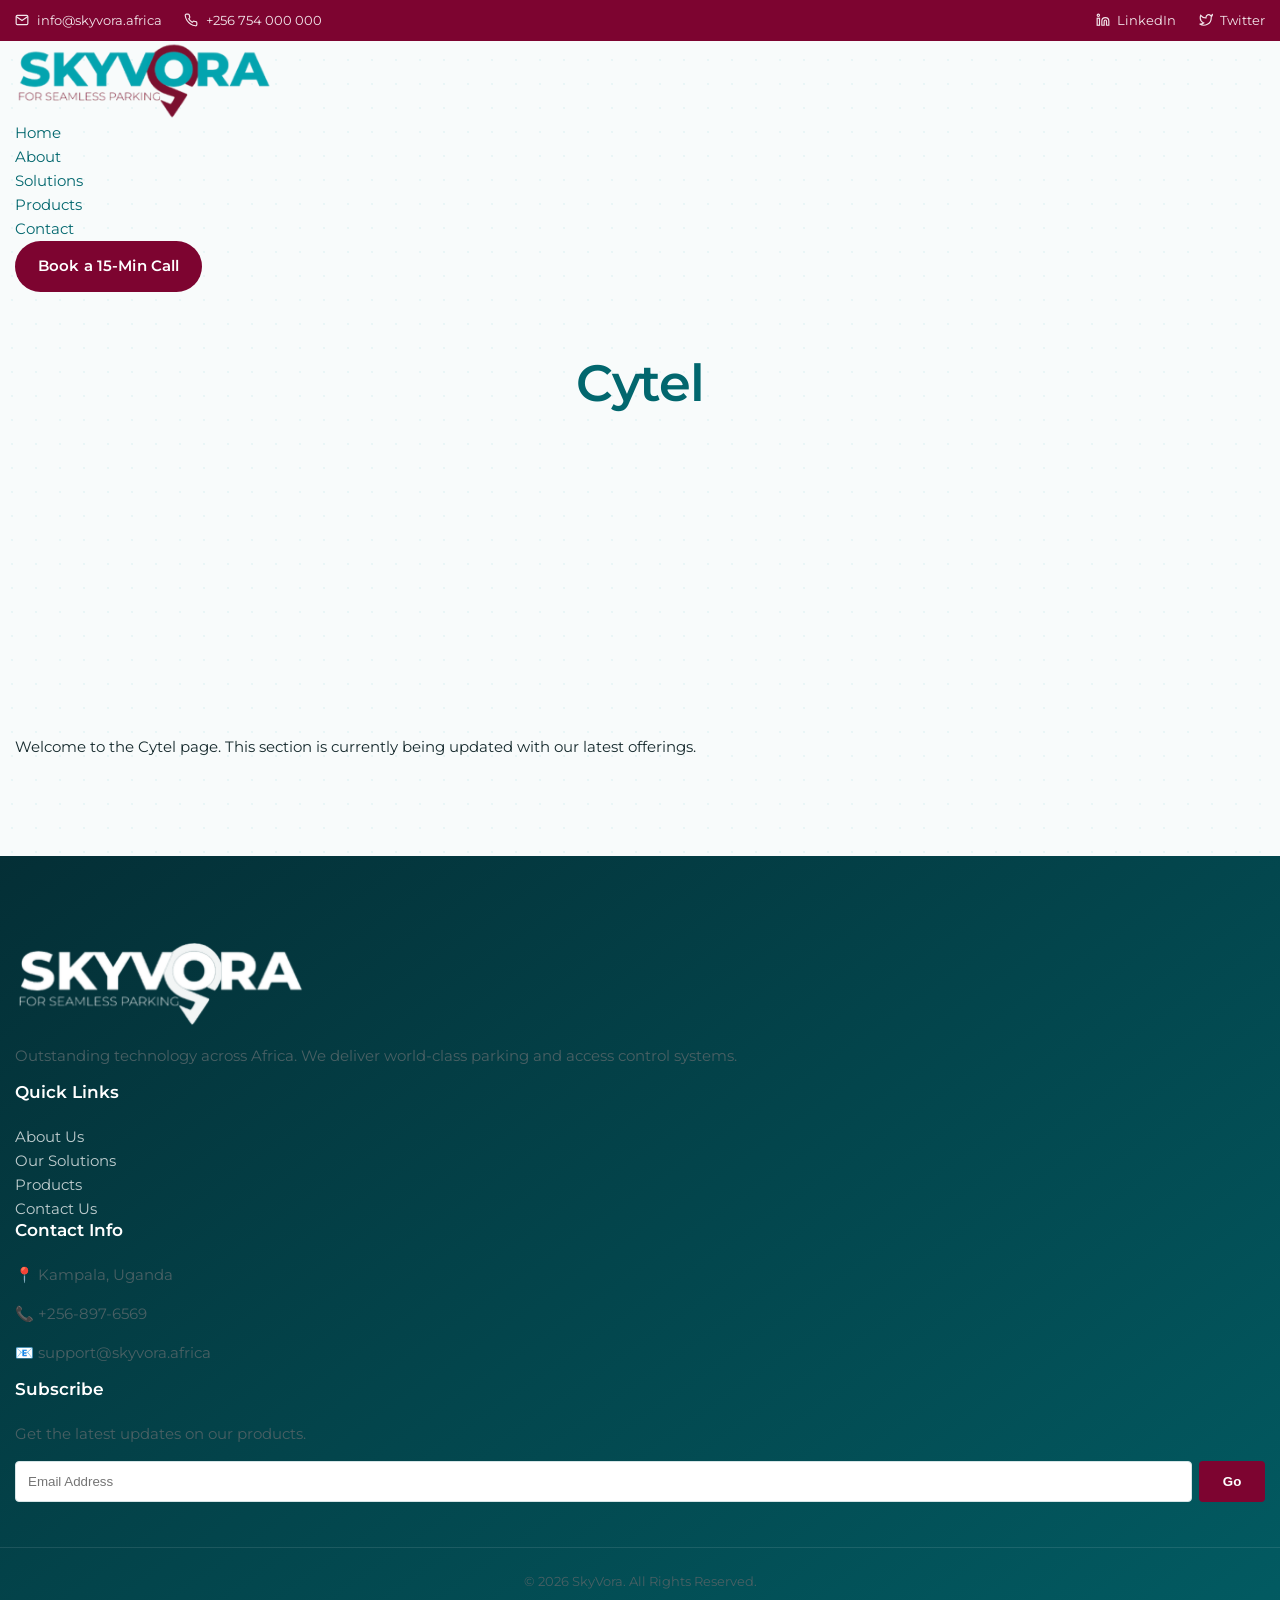
<file: cytel.html>
<!DOCTYPE html>
<html lang="en">
<head>
    <meta charset="UTF-8">
    <meta name="viewport" content="width=device-width, initial-scale=1.0">
    <title>SkyVora - Cytel</title>
    <link rel="icon" type="image/png" href="assets/images/favicon.png?v=3">
    <link rel="icon" type="image/svg+xml" href="favicon.svg?v=3">
    <link rel="stylesheet" href="assets/css/styles.css?v=3.0">
</head>
<body>

    <!-- Top Bar -->
    <div class="top-bar">
        <div class="container top-bar-inner">
            <div class="top-bar-left">
                <a href="mailto:info@skyvora.africa" style="display:inline-flex; align-items:center; gap:0.5rem;"><svg width="14" height="14" viewBox="0 0 24 24" fill="none" stroke="currentColor" stroke-width="2"><path d="M4 4h16c1.1 0 2 .9 2 2v12c0 1.1-.9 2-2 2H4c-1.1 0-2-.9-2-2V6c0-1.1.9-2 2-2z"></path><polyline points="22,6 12,13 2,6"></polyline></svg> info@skyvora.africa</a>
                <a href="tel:+256754000000" style="display:inline-flex; align-items:center; gap:0.5rem;"><svg width="14" height="14" viewBox="0 0 24 24" fill="none" stroke="currentColor" stroke-width="2"><path d="M22 16.92v3a2 2 0 0 1-2.18 2 19.79 19.79 0 0 1-8.63-3.07 19.5 19.5 0 0 1-6-6 19.79 19.79 0 0 1-3.07-8.67A2 2 0 0 1 4.11 2h3a2 2 0 0 1 2 1.72 12.84 12.84 0 0 0 .7 2.81 2 2 0 0 1-.45 2.11L8.09 9.91a16 16 0 0 0 6 6l1.27-1.27a2 2 0 0 1 2.11-.45 12.84 12.84 0 0 0 2.81.7A2 2 0 0 1 22 16.92z"></path></svg> +256 754 000 000</a>
            </div>
            <div class="top-bar-right">
                <a href="#" aria-label="LinkedIn" style="display:inline-flex; align-items:center; gap:0.5rem;"><svg width="14" height="14" viewBox="0 0 24 24" fill="none" stroke="currentColor" stroke-width="2"><path d="M16 8a6 6 0 0 1 6 6v7h-4v-7a2 2 0 0 0-2-2 2 2 0 0 0-2 2v7h-4v-7a6 6 0 0 1 6-6z"></path><rect x="2" y="9" width="4" height="12"></rect><circle cx="4" cy="4" r="2"></circle></svg> LinkedIn</a>
                <a href="#" aria-label="Twitter" style="display:inline-flex; align-items:center; gap:0.5rem;"><svg width="14" height="14" viewBox="0 0 24 24" fill="none" stroke="currentColor" stroke-width="2"><path d="M23 3a10.9 10.9 0 0 1-3.14 1.53 4.48 4.48 0 0 0-7.86 3v1A10.66 10.66 0 0 1 3 4s-4 9 5 13a11.64 11.64 0 0 1-7 2c9 5 20 0 20-11.5a4.5 4.5 0 0 0-.08-.83A7.72 7.72 0 0 0 23 3z"></path></svg> Twitter</a>
            </div>
        </div>
    </div>

    <!-- Main Header -->
    <header class="main-header-new">
        <div class="container header-inner-new">
            <a href="index.html" class="logo-wrap-new">
                <img src="assets/images/logo.png?v=3" alt="SkyVora Logo" style="height: 80px; width: auto;">
            </a>
            <nav class="main-nav-new">
                <ul>
                    <li><a href="index.html">Home</a></li>
                    <li><a href="about.html">About</a></li>
                    <li><a href="solutions.html">Solutions</a></li>
                    <li><a href="products.html">Products</a></li>
                    <li><a href="contact.html">Contact</a></li>
                </ul>
            </nav>
            <div class="header-action-new">
                <a href="contact.html" class="btn btn-primary">Book a 15-Min Call</a>
            </div>
        </div>
    </header>

    <!-- Interior Hero -->
    <section class="hero-section-new" style="background-image: url('https://18557560.s21i.faiusr.com/2/ABUIABACGAAg3buZqQYoh9mFtwUwgA84vAU.jpg'); min-height: 40vh; padding: 4rem 0;">
        <div class="hero-overlay-new"></div>
        <div class="container hero-content-new" style="text-align: center; margin: 0 auto;">
            <h1 style="margin-bottom: 0;">Cytel</h1>
        </div>
    </section>

    <!-- Content Section -->
    <section class="section">
        <div class="container">
            <p>Welcome to the Cytel page. This section is currently being updated with our latest offerings.</p>
        </div>
    </section>

    <!-- Footer -->
    <footer>
        <div class="container footer-grid">
            <div class="footer-col">
                <img src="assets/images/logo.png?v=3" alt="SkyVora" style="height: 90px; width: auto; filter: brightness(0) invert(1); margin-bottom: 1rem;">
                <p style="color: var(--color-text-light);">Outstanding technology across Africa. We deliver world-class parking and access control systems.</p>
            </div>
            <div class="footer-col">
                <h4>Quick Links</h4>
                <ul style="padding-left: 0;">
                    <li><a href="about.html">About Us</a></li>
                    <li><a href="solutions.html">Our Solutions</a></li>
                    <li><a href="products.html">Products</a></li>
                    <li><a href="contact.html">Contact Us</a></li>
                </ul>
            </div>
            <div class="footer-col">
                <h4>Contact Info</h4>
                <ul style="color: var(--color-text-light); padding-left: 0;">
                    <li style="margin-bottom: 1rem;">📍 Kampala, Uganda</li>
                    <li style="margin-bottom: 1rem;">📞 +256-897-6569</li>
                    <li style="margin-bottom: 1rem;">📧 support@skyvora.africa</li>
                </ul>
            </div>
            <div class="footer-col">
                <h4>Subscribe</h4>
                <p style="color: var(--color-text-light);">Get the latest updates on our products.</p>
                <div style="display: flex; gap: 0.5rem; margin-top: 1rem;">
                    <input type="email" placeholder="Email Address" style="padding: 0.8rem; border: 1px solid var(--color-border); border-radius: 4px; flex-grow: 1;">
                    <button class="btn btn-primary" style="padding: 0.8rem 1.5rem; border-radius: 4px;">Go</button>
                </div>
            </div>
        </div>
        <div class="container footer-bottom" style="margin-top: 3rem; padding-top: 1.5rem; border-top: 1px solid rgba(255,255,255,0.1); text-align: center;">
            <p style="color: var(--color-text-light); margin-bottom: 0;">&copy; 2026 SkyVora. All Rights Reserved.</p>
        </div>
    </footer>

</body>
</html>
</file>
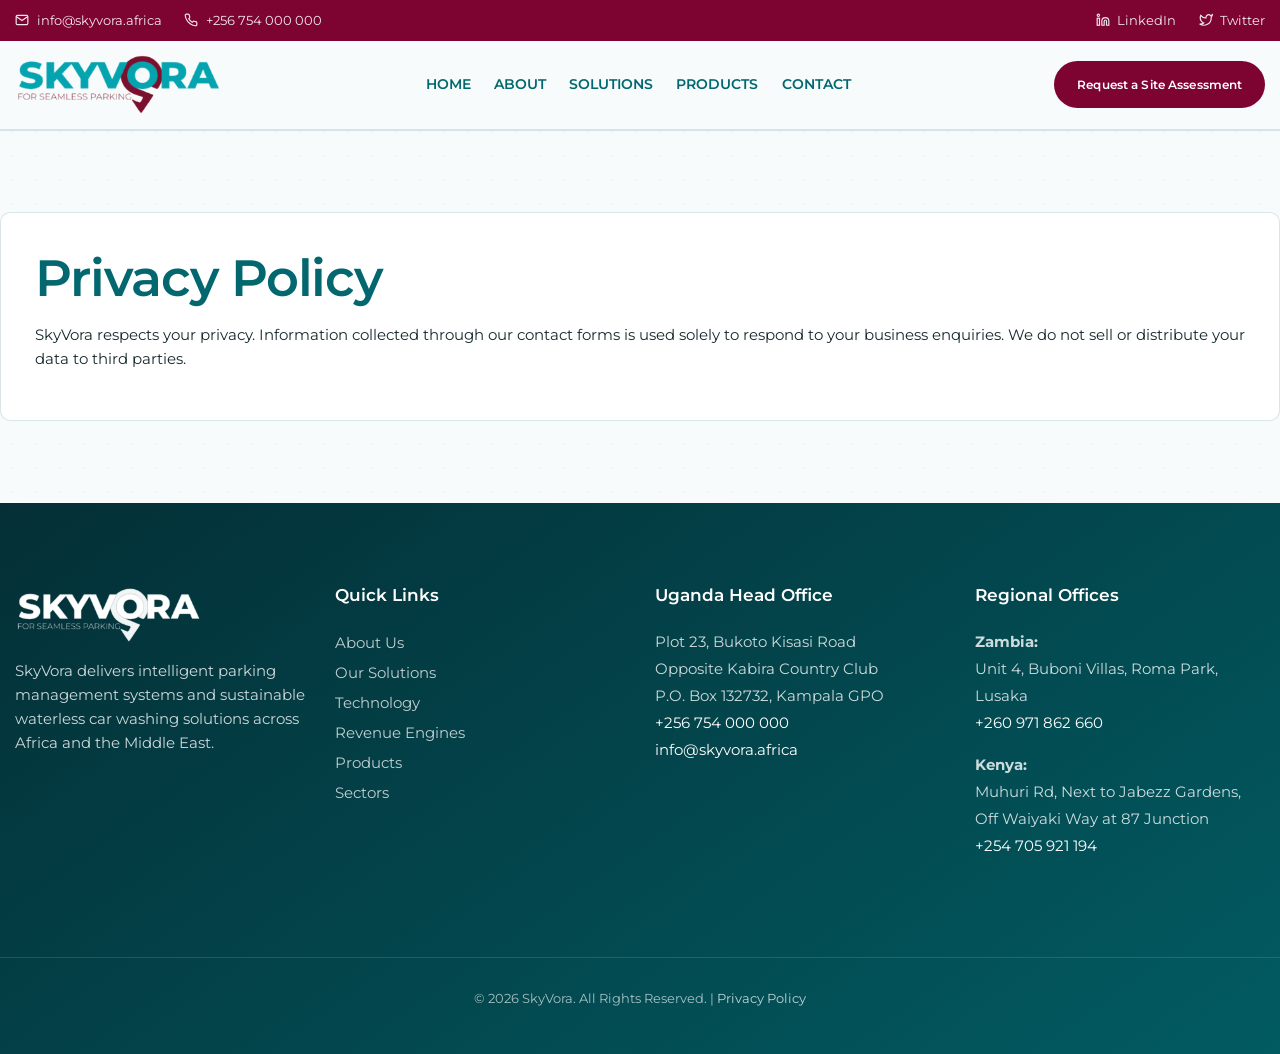
<file: privacy.html>
<!DOCTYPE html>
<html lang="en">
<head>
    <meta charset="UTF-8">
    <meta name="viewport" content="width=device-width, initial-scale=1.0">
    <title>Privacy Policy | SkyVora</title>
    <meta name="description" content="Our privacy policy regarding your data.">
    <link rel="icon" type="image/png" href="assets/images/favicon.png?v=3">
    <link rel="icon" type="image/svg+xml" href="favicon.svg?v=3">
    <!-- Open Graph -->
    <meta property="og:title" content="Privacy Policy | SkyVora">
    <meta property="og:description" content="Our privacy policy regarding your data.">
    <meta property="og:type" content="website">
    <meta property="og:url" content="https://www.skyvora.africa/">
    
    <!-- Structured Data -->
    <script type="application/ld+json">
    {
      "@context": "https://schema.org",
      "@type": "Organization",
      "name": "SkyVora",
      "url": "https://www.skyvora.africa/",
      "logo": "https://www.skyvora.africa/assets/images/logo.png?v=3",
      "contactPoint": {
        "@type": "ContactPoint",
        "telephone": "+256-754-000-000",
        "contactType": "customer service"
      }
    }
    </script>
    <link rel="stylesheet" href="assets/css/styles.css?v=3.0">
    <style>
    /* Specific Page Styles will go here if needed */
    
    </style>
</head>
<body>
    <a href="#main-content" class="skip-link">Skip to main content</a>
    
    <!-- Top Bar -->
    <div class="top-bar">
        <div class="container top-bar-inner">
            <div class="top-bar-left">
                <a href="mailto:info@skyvora.africa" style="display:inline-flex; align-items:center; gap:0.5rem;"><svg width="14" height="14" viewBox="0 0 24 24" fill="none" stroke="currentColor" stroke-width="2"><path d="M4 4h16c1.1 0 2 .9 2 2v12c0 1.1-.9 2-2 2H4c-1.1 0-2-.9-2-2V6c0-1.1.9-2 2-2z"></path><polyline points="22,6 12,13 2,6"></polyline></svg> info@skyvora.africa</a>
                <a href="tel:+256754000000" style="display:inline-flex; align-items:center; gap:0.5rem;"><svg width="14" height="14" viewBox="0 0 24 24" fill="none" stroke="currentColor" stroke-width="2"><path d="M22 16.92v3a2 2 0 0 1-2.18 2 19.79 19.79 0 0 1-8.63-3.07 19.5 19.5 0 0 1-6-6 19.79 19.79 0 0 1-3.07-8.67A2 2 0 0 1 4.11 2h3a2 2 0 0 1 2 1.72 12.84 12.84 0 0 0 .7 2.81 2 2 0 0 1-.45 2.11L8.09 9.91a16 16 0 0 0 6 6l1.27-1.27a2 2 0 0 1 2.11-.45 12.84 12.84 0 0 0 2.81.7A2 2 0 0 1 22 16.92z"></path></svg> +256 754 000 000</a>
            </div>
            <div class="top-bar-right">
                <a href="#" aria-label="LinkedIn" style="display:inline-flex; align-items:center; gap:0.5rem;"><svg width="14" height="14" viewBox="0 0 24 24" fill="none" stroke="currentColor" stroke-width="2"><path d="M16 8a6 6 0 0 1 6 6v7h-4v-7a2 2 0 0 0-2-2 2 2 0 0 0-2 2v7h-4v-7a6 6 0 0 1 6-6z"></path><rect x="2" y="9" width="4" height="12"></rect><circle cx="4" cy="4" r="2"></circle></svg> LinkedIn</a>
                <a href="#" aria-label="Twitter" style="display:inline-flex; align-items:center; gap:0.5rem;"><svg width="14" height="14" viewBox="0 0 24 24" fill="none" stroke="currentColor" stroke-width="2"><path d="M23 3a10.9 10.9 0 0 1-3.14 1.53 4.48 4.48 0 0 0-7.86 3v1A10.66 10.66 0 0 1 3 4s-4 9 5 13a11.64 11.64 0 0 1-7 2c9 5 20 0 20-11.5a4.5 4.5 0 0 0-.08-.83A7.72 7.72 0 0 0 23 3z"></path></svg> Twitter</a>
            </div>
        </div>
    </div>

    <!-- Main Header -->
    <header class="main-header" id="header">
        <div class="container header-inner">
            <a href="index.html" class="logo-wrap" aria-label="SkyVora Home">
                <img src="assets/images/logo.png?v=3" alt="SkyVora Logo" class="header-logo">
            </a>
            
            <button class="hamburger" id="mobile-menu-btn" aria-expanded="false" aria-controls="main-nav" aria-label="Toggle navigation">
                <span></span>
                <span></span>
                <span></span>
            </button>

            <nav class="main-nav" id="main-nav">
                <ul>
                    <li><a href="index.html" class="">Home</a></li>
                    <li><a href="about.html" class="">About</a></li>
                    <li class="has-dropdown">
                        <a href="solutions.html" class="">Solutions</a>
                        <ul class="dropdown">
                            <li><a href="technology.html" class="">Technology</a></li>
                            <li><a href="revenue-engines.html" class="">Revenue Engines</a></li>
                            <li><a href="sectors.html" class="">Sectors</a></li>
                        </ul>
                    </li>
                    <li><a href="products.html" class="">Products</a></li>
                    <li><a href="contact.html" class="">Contact</a></li>
                </ul>
            </nav>
            <div class="header-action">
                <a href="contact.html" class="btn btn-primary">Request a Site Assessment</a>
            </div>
        </div>
    </header>

    <main id="main-content">
<section class="section"><div class="container card"><h1>Privacy Policy</h1><p>SkyVora respects your privacy. Information collected through our contact forms is used solely to respond to your business enquiries. We do not sell or distribute your data to third parties.</p></div></section>
    </main>

    <!-- Footer -->
    <footer>
        <div class="container grid grid-4">
            <div class="footer-col brand-col">
                <img src="assets/images/logo.png?v=3" alt="SkyVora" class="footer-logo">
                <p style="margin-top: 1rem; color: rgba(255,255,255,0.8);">SkyVora delivers intelligent parking management systems and sustainable waterless car washing solutions across Africa and the Middle East.</p>
            </div>
            <div class="footer-col">
                <h4>Quick Links</h4>
                <ul style="line-height: 2;">
                    <li><a href="about.html">About Us</a></li>
                    <li><a href="solutions.html">Our Solutions</a></li>
                    <li><a href="technology.html">Technology</a></li>
                    <li><a href="revenue-engines.html">Revenue Engines</a></li>
                    <li><a href="products.html">Products</a></li>
                    <li><a href="sectors.html">Sectors</a></li>
                </ul>
            </div>
            <div class="footer-col">
                <h4>Uganda Head Office</h4>
                <address style="font-style: normal; color: rgba(255,255,255,0.8); line-height: 1.8;">
                    Plot 23, Bukoto Kisasi Road<br>
                    Opposite Kabira Country Club<br>
                    P.O. Box 132732, Kampala GPO<br>
                    <a href="tel:+256754000000" style="color: white;">+256 754 000 000</a><br>
                    <a href="mailto:info@skyvora.africa" style="color: white;">info@skyvora.africa</a>
                </address>
            </div>
            <div class="footer-col">
                <h4>Regional Offices</h4>
                <div style="color: rgba(255,255,255,0.8); line-height: 1.8;">
                    <p><strong>Zambia:</strong><br>Unit 4, Buboni Villas, Roma Park, Lusaka<br>
                    <a href="tel:+260971862660" style="color: white;">+260 971 862 660</a></p>
                    <p style="margin-top: 1rem;"><strong>Kenya:</strong><br>Muhuri Rd, Next to Jabezz Gardens, Off Waiyaki Way at 87 Junction<br>
                    <a href="tel:+254705921194" style="color: white;">+254 705 921 194</a></p>
                </div>
            </div>
        </div>
        <div class="container footer-bottom">
            <p>&copy; 2026 SkyVora. All Rights Reserved. | <a href="privacy.html">Privacy Policy</a></p>
        </div>
    </footer>
    
    <button id="back-to-top" aria-label="Back to top">↑</button>

    <script src="assets/js/main.js?v=2.0"></script>
    
</body>
</html>
</file>
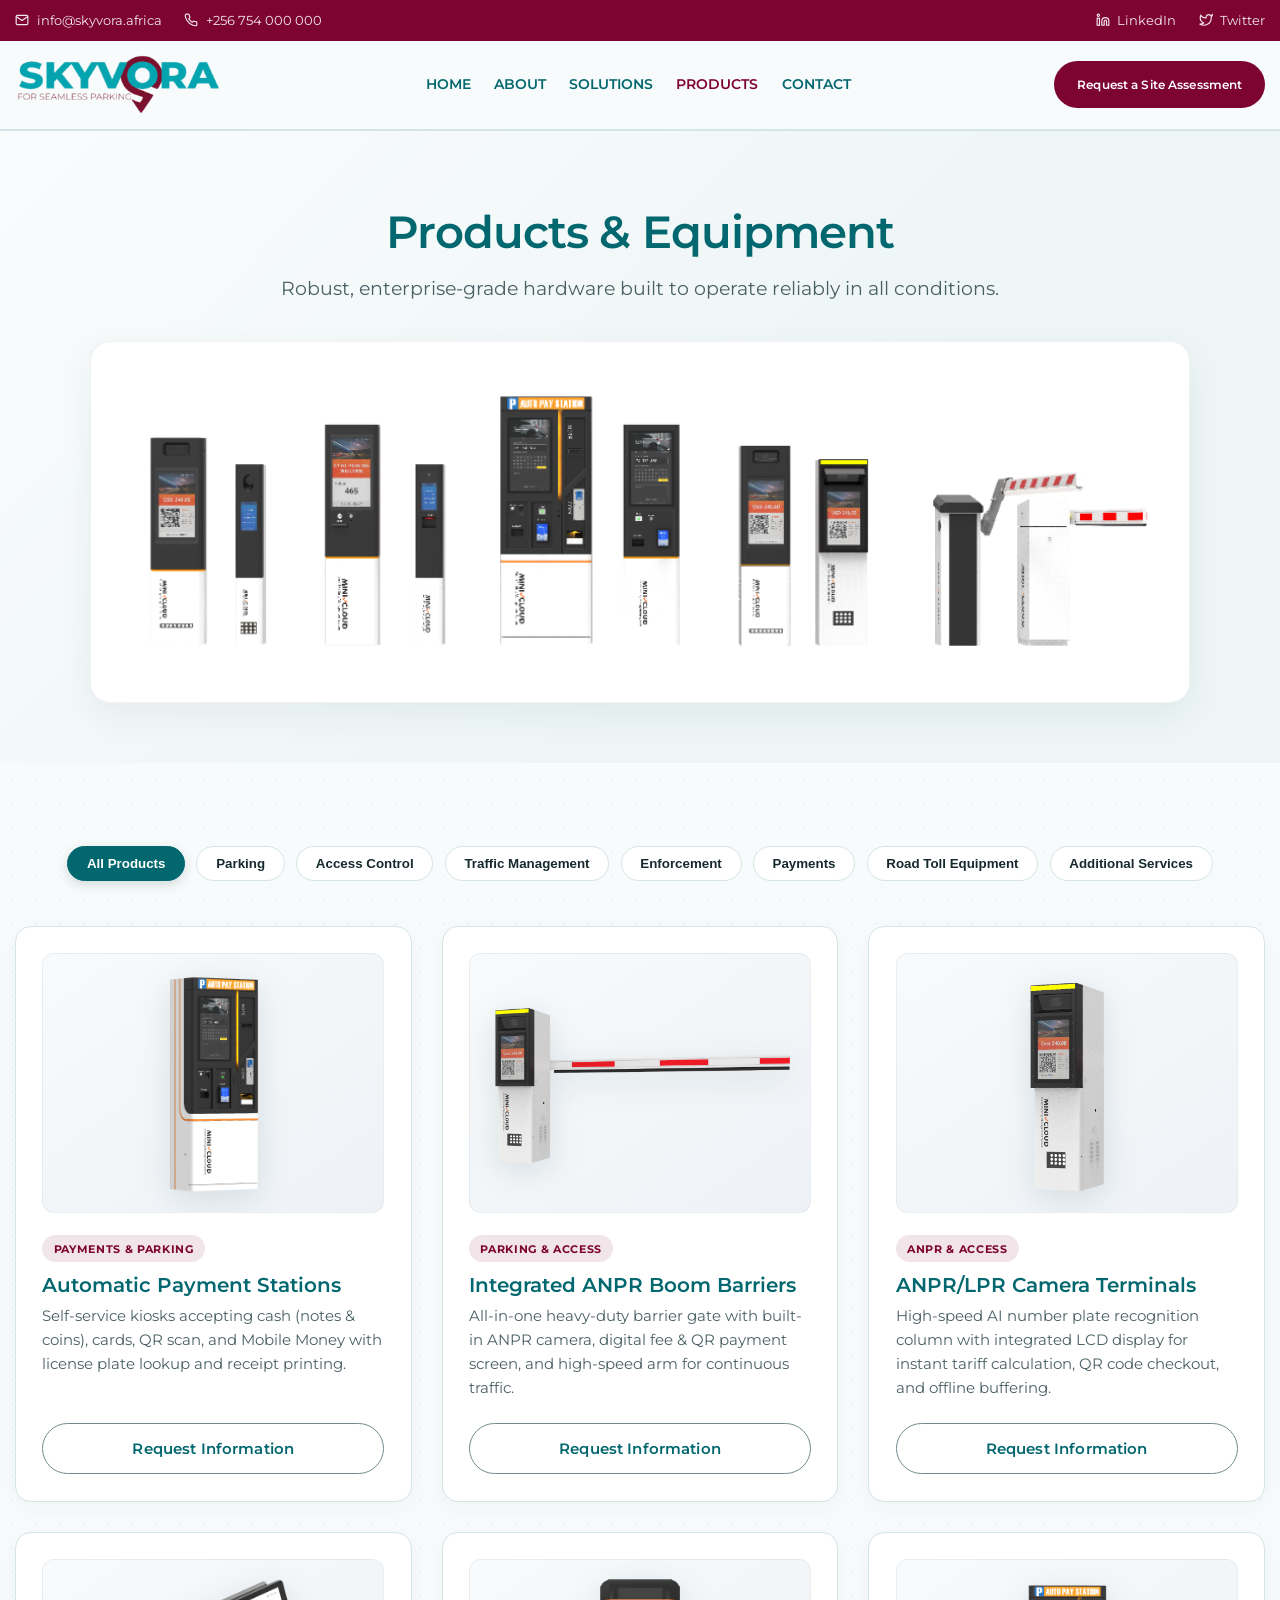
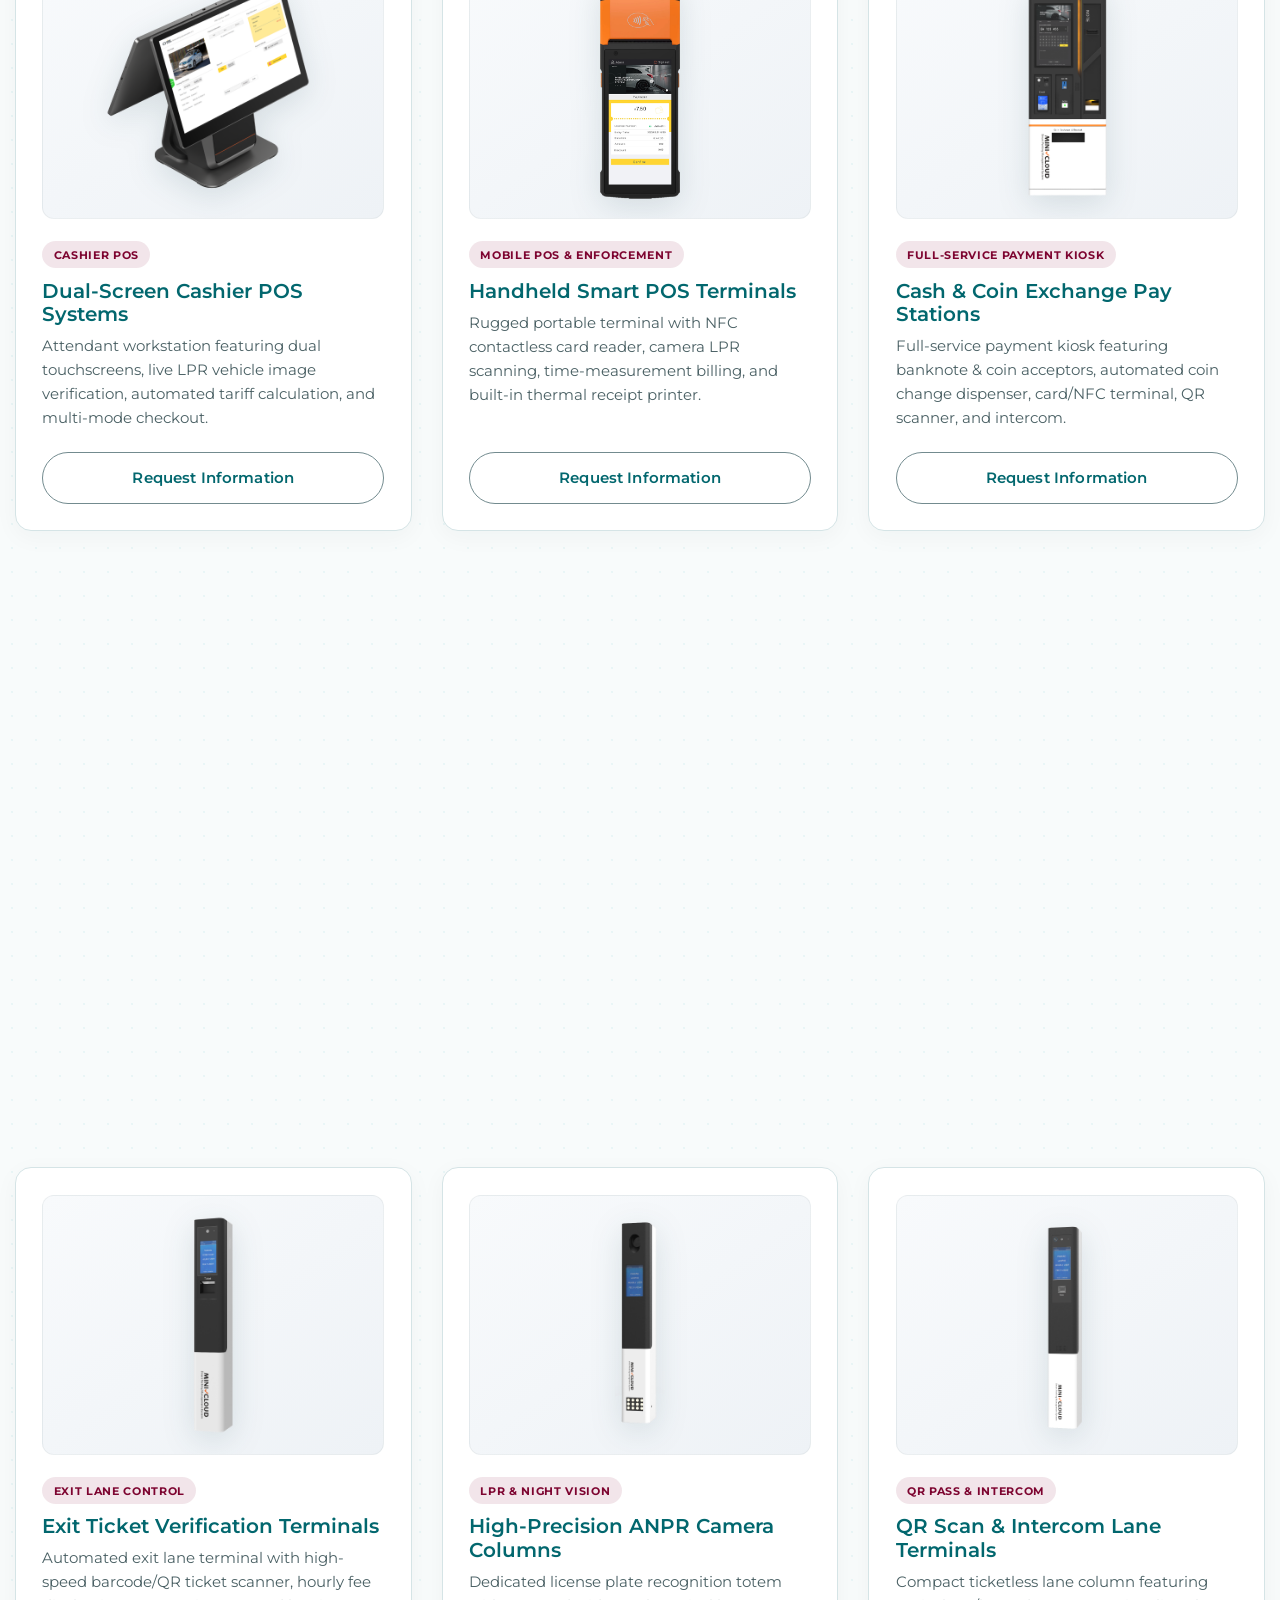
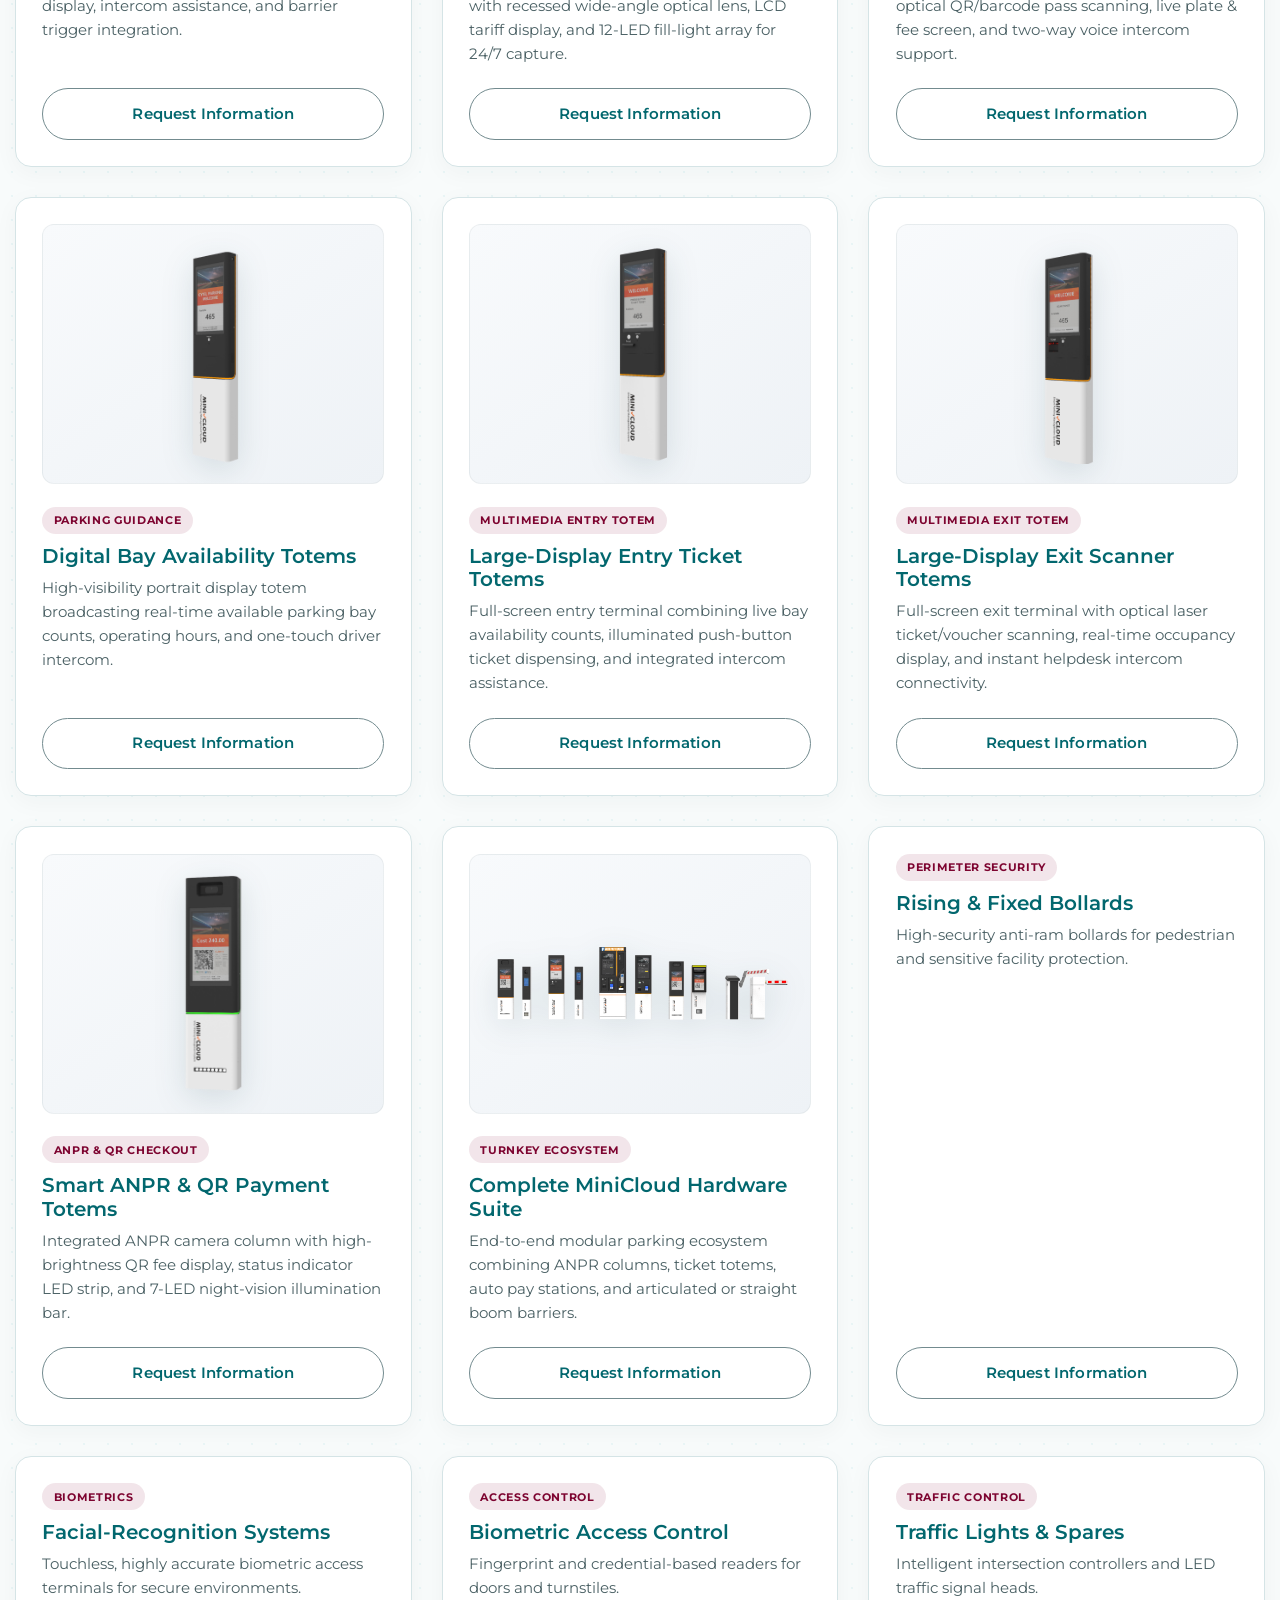
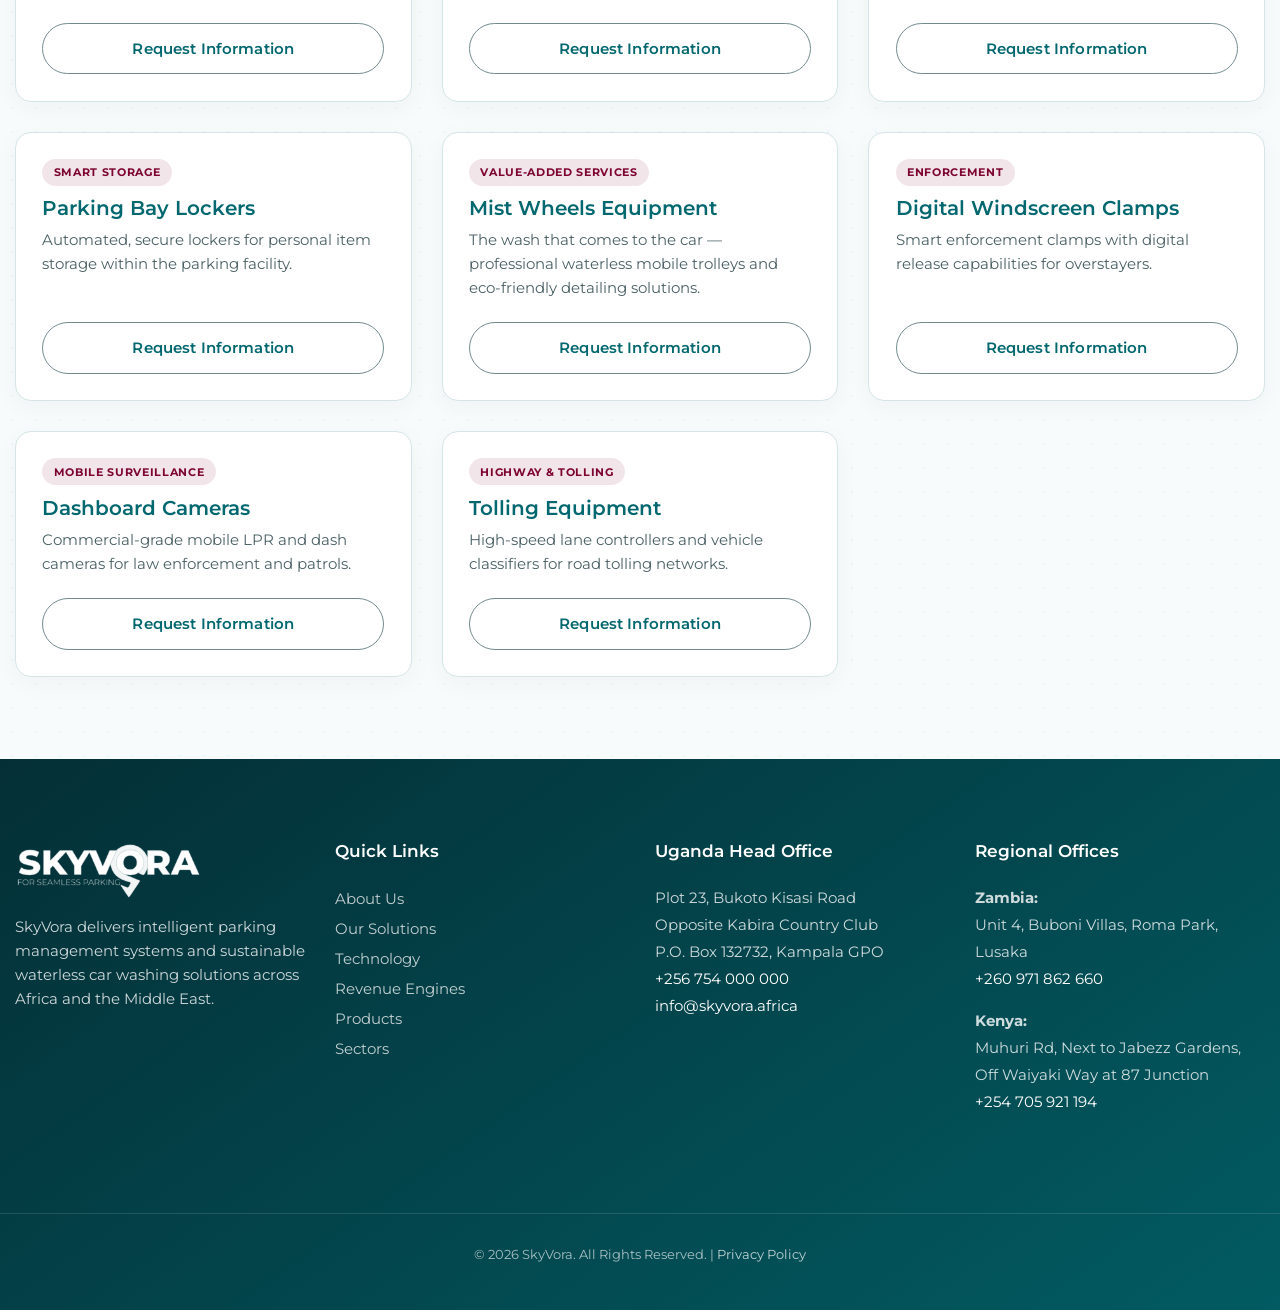
<file: products.html>
<!DOCTYPE html>
<html lang="en">
<head>
    <meta charset="UTF-8">
    <meta name="viewport" content="width=device-width, initial-scale=1.0">
    <title>Products & Equipment | SkyVora</title>
    <meta name="description" content="Explore our range of parking, access control, and traffic management hardware.">
    <link rel="icon" type="image/png" href="assets/images/favicon.png?v=3">
    <link rel="icon" type="image/svg+xml" href="favicon.svg?v=3">
    <!-- Open Graph -->
    <meta property="og:title" content="Products & Equipment | SkyVora">
    <meta property="og:description" content="Explore our range of parking, access control, and traffic management hardware.">
    <meta property="og:type" content="website">
    <meta property="og:url" content="https://www.skyvora.africa/">
    
    <!-- Structured Data -->
    <script type="application/ld+json">
    {
      "@context": "https://schema.org",
      "@type": "Organization",
      "name": "SkyVora",
      "url": "https://www.skyvora.africa/",
      "logo": "https://www.skyvora.africa/assets/images/logo.png?v=3",
      "contactPoint": {
        "@type": "ContactPoint",
        "telephone": "+256-754-000-000",
        "contactType": "customer service"
      }
    }
    </script>
    <link rel="stylesheet" href="assets/css/styles.css?v=3.0">
    <style>
    /* Specific Page Styles */
    .filter-nav { display: flex; flex-wrap: wrap; gap: 0.75rem; margin-bottom: 3rem; justify-content: center; }
    .filter-btn { background: white; border: 1px solid var(--color-border); padding: 0.6rem 1.25rem; border-radius: 50px; cursor: pointer; font-weight: 600; transition: var(--transition); color: var(--color-text); }
    .filter-btn:hover, .filter-btn.active { background: var(--color-primary); color: white; border-color: var(--color-primary); box-shadow: 0 4px 12px rgba(4, 47, 54, 0.15); }
    
    .product-card { display: flex; flex-direction: column; background: white; border: 1px solid var(--color-border); border-radius: 16px; padding: 1.75rem; transition: all 0.35s cubic-bezier(0.165, 0.84, 0.44, 1); height: 100%; overflow: hidden; box-shadow: 0 6px 24px rgba(4, 47, 54, 0.04); }
    .product-card:hover { transform: translateY(-6px); box-shadow: 0 18px 36px rgba(4, 47, 54, 0.1); border-color: rgba(3, 163, 174, 0.35); }
    
    .product-img-wrap { width: 100%; height: 260px; background: linear-gradient(145deg, #f8fafc 0%, #eef2f6 100%); border-radius: 12px; display: flex; align-items: center; justify-content: center; padding: 1.25rem; margin-bottom: 1.5rem; overflow: hidden; position: relative; border: 1px solid rgba(4, 47, 54, 0.05); }
    .product-img-wrap img { max-width: 100%; max-height: 100%; width: auto; height: auto; object-fit: contain; transition: transform 0.5s cubic-bezier(0.165, 0.84, 0.44, 1); filter: drop-shadow(0 8px 16px rgba(4, 47, 54, 0.12)); }
    .product-card:hover .product-img-wrap img { transform: scale(1.06); }
    
    .product-badge { display: inline-block; align-self: flex-start; font-size: 0.75rem; font-weight: 700; text-transform: uppercase; letter-spacing: 0.06em; color: var(--color-accent); background: rgba(125, 4, 48, 0.1); padding: 0.3rem 0.75rem; border-radius: 50px; margin-bottom: 0.75rem; }
    .product-card h3 { margin-bottom: 0.5rem; font-size: 1.3rem; color: var(--color-primary); }
    .product-card p { color: var(--color-text-light); flex-grow: 1; margin-bottom: 1.5rem; line-height: 1.6; }
    </style>
</head>
<body>
    <a href="#main-content" class="skip-link">Skip to main content</a>
    
    <!-- Top Bar -->
    <div class="top-bar">
        <div class="container top-bar-inner">
            <div class="top-bar-left">
                <a href="mailto:info@skyvora.africa" style="display:inline-flex; align-items:center; gap:0.5rem;"><svg width="14" height="14" viewBox="0 0 24 24" fill="none" stroke="currentColor" stroke-width="2"><path d="M4 4h16c1.1 0 2 .9 2 2v12c0 1.1-.9 2-2 2H4c-1.1 0-2-.9-2-2V6c0-1.1.9-2 2-2z"></path><polyline points="22,6 12,13 2,6"></polyline></svg> info@skyvora.africa</a>
                <a href="tel:+256754000000" style="display:inline-flex; align-items:center; gap:0.5rem;"><svg width="14" height="14" viewBox="0 0 24 24" fill="none" stroke="currentColor" stroke-width="2"><path d="M22 16.92v3a2 2 0 0 1-2.18 2 19.79 19.79 0 0 1-8.63-3.07 19.5 19.5 0 0 1-6-6 19.79 19.79 0 0 1-3.07-8.67A2 2 0 0 1 4.11 2h3a2 2 0 0 1 2 1.72 12.84 12.84 0 0 0 .7 2.81 2 2 0 0 1-.45 2.11L8.09 9.91a16 16 0 0 0 6 6l1.27-1.27a2 2 0 0 1 2.11-.45 12.84 12.84 0 0 0 2.81.7A2 2 0 0 1 22 16.92z"></path></svg> +256 754 000 000</a>
            </div>
            <div class="top-bar-right">
                <a href="#" aria-label="LinkedIn" style="display:inline-flex; align-items:center; gap:0.5rem;"><svg width="14" height="14" viewBox="0 0 24 24" fill="none" stroke="currentColor" stroke-width="2"><path d="M16 8a6 6 0 0 1 6 6v7h-4v-7a2 2 0 0 0-2-2 2 2 0 0 0-2 2v7h-4v-7a6 6 0 0 1 6-6z"></path><rect x="2" y="9" width="4" height="12"></rect><circle cx="4" cy="4" r="2"></circle></svg> LinkedIn</a>
                <a href="#" aria-label="Twitter" style="display:inline-flex; align-items:center; gap:0.5rem;"><svg width="14" height="14" viewBox="0 0 24 24" fill="none" stroke="currentColor" stroke-width="2"><path d="M23 3a10.9 10.9 0 0 1-3.14 1.53 4.48 4.48 0 0 0-7.86 3v1A10.66 10.66 0 0 1 3 4s-4 9 5 13a11.64 11.64 0 0 1-7 2c9 5 20 0 20-11.5a4.5 4.5 0 0 0-.08-.83A7.72 7.72 0 0 0 23 3z"></path></svg> Twitter</a>
            </div>
        </div>
    </div>

    <!-- Main Header -->
    <header class="main-header" id="header">
        <div class="container header-inner">
            <a href="index.html" class="logo-wrap" aria-label="SkyVora Home">
                <img src="assets/images/logo.png?v=3" alt="SkyVora Logo" class="header-logo">
            </a>
            
            <button class="hamburger" id="mobile-menu-btn" aria-expanded="false" aria-controls="main-nav" aria-label="Toggle navigation">
                <span></span>
                <span></span>
                <span></span>
            </button>

            <nav class="main-nav" id="main-nav">
                <ul>
                    <li><a href="index.html" class="">Home</a></li>
                    <li><a href="about.html" class="">About</a></li>
                    <li class="has-dropdown">
                        <a href="solutions.html" class="">Solutions</a>
                        <ul class="dropdown">
                            <li><a href="technology.html" class="">Technology</a></li>
                            <li><a href="revenue-engines.html" class="">Revenue Engines</a></li>
                            <li><a href="sectors.html" class="">Sectors</a></li>
                        </ul>
                    </li>
                    <li><a href="products.html" class="active">Products</a></li>
                    <li><a href="contact.html" class="">Contact</a></li>
                </ul>
            </nav>
            <div class="header-action">
                <a href="contact.html" class="btn btn-primary">Request a Site Assessment</a>
            </div>
        </div>
    </header>

    <main id="main-content">

    <section class="section bg-light" style="padding: 5rem 0 4rem; text-align: center;">
        <div class="container">
            <h1 style="font-size: 3rem; margin-bottom: 1rem;">Products & Equipment</h1>
            <p style="font-size: 1.25rem; color: var(--color-text-light); max-width: 800px; margin: 0 auto 2.5rem;">Robust, enterprise-grade hardware built to operate reliably in all conditions.</p>
            <div style="background: white; border-radius: 20px; padding: 2rem; box-shadow: 0 12px 36px rgba(4, 47, 54, 0.06); border: 1px solid rgba(4, 47, 54, 0.06); max-width: 1100px; margin: 0 auto;">
                <img src="assets/images/products/minicloud-hardware-lineup.png" alt="MiniCloud Complete Smart Parking Hardware Lineup" style="width: 100%; height: auto; display: block; object-fit: contain;">
            </div>
        </div>
    </section>

    <section class="section">
        <div class="container">
            <div class="filter-nav" id="product-filters">
                <button class="filter-btn active" data-filter="all">All Products</button>
                <button class="filter-btn" data-filter="parking">Parking</button>
                <button class="filter-btn" data-filter="access">Access Control</button>
                <button class="filter-btn" data-filter="traffic">Traffic Management</button>
                <button class="filter-btn" data-filter="enforcement">Enforcement</button>
                <button class="filter-btn" data-filter="payments">Payments</button>
                <button class="filter-btn" data-filter="road-toll">Road Toll Equipment</button>
                <button class="filter-btn" data-filter="services">Additional Services</button>
            </div>

            <div class="grid grid-3" id="product-grid">
                <div class="product-card" data-category="payments parking">
                    <div class="product-img-wrap">
                        <img src="assets/images/products/auto-pay-station.png" alt="MiniCloud Automatic Payment Station" loading="lazy">
                    </div>
                    <span class="product-badge">Payments & Parking</span>
                    <h3>Automatic Payment Stations</h3>
                    <p>Self-service kiosks accepting cash (notes & coins), cards, QR scan, and Mobile Money with license plate lookup and receipt printing.</p>
                    <a href="contact.html" class="btn btn-secondary">Request Information</a>
                </div>
                <div class="product-card" data-category="parking access">
                    <div class="product-img-wrap">
                        <img src="assets/images/products/integrated-boom-barrier.png" alt="MiniCloud Integrated ANPR Boom Barrier" loading="lazy">
                    </div>
                    <span class="product-badge">Parking & Access</span>
                    <h3>Integrated ANPR Boom Barriers</h3>
                    <p>All-in-one heavy-duty barrier gate with built-in ANPR camera, digital fee & QR payment screen, and high-speed arm for continuous traffic.</p>
                    <a href="contact.html" class="btn btn-secondary">Request Information</a>
                </div>
                <div class="product-card" data-category="parking access enforcement">
                    <div class="product-img-wrap">
                        <img src="assets/images/products/anpr-payment-terminal.png" alt="MiniCloud ANPR Camera & QR Payment Terminal" loading="lazy">
                    </div>
                    <span class="product-badge">ANPR & Access</span>
                    <h3>ANPR/LPR Camera Terminals</h3>
                    <p>High-speed AI number plate recognition column with integrated LCD display for instant tariff calculation, QR code checkout, and offline buffering.</p>
                    <a href="contact.html" class="btn btn-secondary">Request Information</a>
                </div>
                <div class="product-card" data-category="payments parking">
                    <div class="product-img-wrap">
                        <img src="assets/images/products/dual-screen-pos.png" alt="Cytel Dual-Screen Cashier POS Terminal" loading="lazy">
                    </div>
                    <span class="product-badge">Cashier POS</span>
                    <h3>Dual-Screen Cashier POS Systems</h3>
                    <p>Attendant workstation featuring dual touchscreens, live LPR vehicle image verification, automated tariff calculation, and multi-mode checkout.</p>
                    <a href="contact.html" class="btn btn-secondary">Request Information</a>
                </div>
                <div class="product-card" data-category="payments parking enforcement">
                    <div class="product-img-wrap">
                        <img src="assets/images/products/handheld-pos-terminal.png" alt="Handheld Smart Parking POS Terminal" loading="lazy">
                    </div>
                    <span class="product-badge">Mobile POS & Enforcement</span>
                    <h3>Handheld Smart POS Terminals</h3>
                    <p>Rugged portable terminal with NFC contactless card reader, camera LPR scanning, time-measurement billing, and built-in thermal receipt printer.</p>
                    <a href="contact.html" class="btn btn-secondary">Request Information</a>
                </div>
                <div class="product-card" data-category="payments parking">
                    <div class="product-img-wrap">
                        <img src="assets/images/products/auto-pay-coin-station.png" alt="MiniCloud Cash & Coin Exchange Auto Pay Station" loading="lazy">
                    </div>
                    <span class="product-badge">Full-Service Payment Kiosk</span>
                    <h3>Cash & Coin Exchange Pay Stations</h3>
                    <p>Full-service payment kiosk featuring banknote & coin acceptors, automated coin change dispenser, card/NFC terminal, QR scanner, and intercom.</p>
                    <a href="contact.html" class="btn btn-secondary">Request Information</a>
                </div>
                <div class="product-card" data-category="payments parking">
                    <div class="product-img-wrap">
                        <img src="assets/images/products/cashless-pay-kiosk.png" alt="MiniCloud Cashless Touchscreen Pay Kiosk" loading="lazy">
                    </div>
                    <span class="product-badge">Cashless Payment Kiosk</span>
                    <h3>Cashless LPR Payment Kiosks</h3>
                    <p>Slim self-service touchscreen terminal for license plate fee inquiry, contactless card & Mobile Money payments, QR code scanning, and receipt printing.</p>
                    <a href="contact.html" class="btn btn-secondary">Request Information</a>
                </div>
                <div class="product-card" data-category="payments parking">
                    <div class="product-img-wrap">
                        <img src="assets/images/products/cashless-pay-kiosk-angled.png" alt="MiniCloud Slim Digital Payment Terminal" loading="lazy">
                    </div>
                    <span class="product-badge">Digital Checkout</span>
                    <h3>Slim Express Checkout Terminals</h3>
                    <p>Space-saving lobby and walkway payment station with interactive LPN search, integrated help intercom, barcode scanner, and digital wallet checkout.</p>
                    <a href="contact.html" class="btn btn-secondary">Request Information</a>
                </div>
                <div class="product-card" data-category="parking access">
                    <div class="product-img-wrap">
                        <img src="assets/images/products/ticket-entry-dispenser.png" alt="MiniCloud Entry Ticket Dispenser Terminal" loading="lazy">
                    </div>
                    <span class="product-badge">Entry Lane Control</span>
                    <h3>Entry Ticket Dispenser Terminals</h3>
                    <p>Automated entry lane column with illuminated push-button ticket dispensing, LCD tariff display, driver intercom, and integrated camera.</p>
                    <a href="contact.html" class="btn btn-secondary">Request Information</a>
                </div>
                <div class="product-card" data-category="parking access">
                    <div class="product-img-wrap">
                        <img src="assets/images/products/ticket-exit-terminal.png" alt="MiniCloud Exit Ticket Scanner Terminal" loading="lazy">
                    </div>
                    <span class="product-badge">Exit Lane Control</span>
                    <h3>Exit Ticket Verification Terminals</h3>
                    <p>Automated exit lane terminal with high-speed barcode/QR ticket scanner, hourly fee display, intercom assistance, and barrier trigger integration.</p>
                    <a href="contact.html" class="btn btn-secondary">Request Information</a>
                </div>
                <div class="product-card" data-category="parking access enforcement">
                    <div class="product-img-wrap">
                        <img src="assets/images/products/anpr-camera-column.png" alt="MiniCloud High-Precision ANPR Camera Column" loading="lazy">
                    </div>
                    <span class="product-badge">LPR & Night Vision</span>
                    <h3>High-Precision ANPR Camera Columns</h3>
                    <p>Dedicated license plate recognition totem with recessed wide-angle optical lens, LCD tariff display, and 12-LED fill-light array for 24/7 capture.</p>
                    <a href="contact.html" class="btn btn-secondary">Request Information</a>
                </div>
                <div class="product-card" data-category="parking access payments">
                    <div class="product-img-wrap">
                        <img src="assets/images/products/qr-intercom-terminal.png" alt="MiniCloud QR Scanner & Intercom Lane Terminal" loading="lazy">
                    </div>
                    <span class="product-badge">QR Pass & Intercom</span>
                    <h3>QR Scan & Intercom Lane Terminals</h3>
                    <p>Compact ticketless lane column featuring optical QR/barcode pass scanning, live plate & fee screen, and two-way voice intercom support.</p>
                    <a href="contact.html" class="btn btn-secondary">Request Information</a>
                </div>
                <div class="product-card" data-category="parking traffic">
                    <div class="product-img-wrap">
                        <img src="assets/images/products/guidance-welcome-totem.png" alt="MiniCloud Digital Bay Availability & Welcome Totem" loading="lazy">
                    </div>
                    <span class="product-badge">Parking Guidance</span>
                    <h3>Digital Bay Availability Totems</h3>
                    <p>High-visibility portrait display totem broadcasting real-time available parking bay counts, operating hours, and one-touch driver intercom.</p>
                    <a href="contact.html" class="btn btn-secondary">Request Information</a>
                </div>
                <div class="product-card" data-category="parking access">
                    <div class="product-img-wrap">
                        <img src="assets/images/products/display-ticket-dispenser.png" alt="MiniCloud Large-Display Entry Ticket Dispenser Totem" loading="lazy">
                    </div>
                    <span class="product-badge">Multimedia Entry Totem</span>
                    <h3>Large-Display Entry Ticket Totems</h3>
                    <p>Full-screen entry terminal combining live bay availability counts, illuminated push-button ticket dispensing, and integrated intercom assistance.</p>
                    <a href="contact.html" class="btn btn-secondary">Request Information</a>
                </div>
                <div class="product-card" data-category="parking access">
                    <div class="product-img-wrap">
                        <img src="assets/images/products/display-ticket-scanner.png" alt="MiniCloud Large-Display Exit Ticket Scanner Totem" loading="lazy">
                    </div>
                    <span class="product-badge">Multimedia Exit Totem</span>
                    <h3>Large-Display Exit Scanner Totems</h3>
                    <p>Full-screen exit terminal with optical laser ticket/voucher scanning, real-time occupancy display, and instant helpdesk intercom connectivity.</p>
                    <a href="contact.html" class="btn btn-secondary">Request Information</a>
                </div>
                <div class="product-card" data-category="parking access payments">
                    <div class="product-img-wrap">
                        <img src="assets/images/products/anpr-qr-totem-led.png" alt="MiniCloud Smart ANPR & QR Payment Totem with Status LED" loading="lazy">
                    </div>
                    <span class="product-badge">ANPR & QR Checkout</span>
                    <h3>Smart ANPR & QR Payment Totems</h3>
                    <p>Integrated ANPR camera column with high-brightness QR fee display, status indicator LED strip, and 7-LED night-vision illumination bar.</p>
                    <a href="contact.html" class="btn btn-secondary">Request Information</a>
                </div>
                <div class="product-card" data-category="parking access payments traffic">
                    <div class="product-img-wrap">
                        <img src="assets/images/products/minicloud-hardware-lineup.png" alt="MiniCloud Complete Smart Parking Hardware Suite" loading="lazy">
                    </div>
                    <span class="product-badge">Turnkey Ecosystem</span>
                    <h3>Complete MiniCloud Hardware Suite</h3>
                    <p>End-to-end modular parking ecosystem combining ANPR columns, ticket totems, auto pay stations, and articulated or straight boom barriers.</p>
                    <a href="contact.html" class="btn btn-secondary">Request Information</a>
                </div>
                <div class="product-card" data-category="access traffic">
                    <span class="product-badge">Perimeter Security</span>
                    <h3>Rising & Fixed Bollards</h3>
                    <p>High-security anti-ram bollards for pedestrian and sensitive facility protection.</p>
                    <a href="contact.html" class="btn btn-secondary">Request Information</a>
                </div>
                <div class="product-card" data-category="access">
                    <span class="product-badge">Biometrics</span>
                    <h3>Facial-Recognition Systems</h3>
                    <p>Touchless, highly accurate biometric access terminals for secure environments.</p>
                    <a href="contact.html" class="btn btn-secondary">Request Information</a>
                </div>
                <div class="product-card" data-category="access">
                    <span class="product-badge">Access Control</span>
                    <h3>Biometric Access Control</h3>
                    <p>Fingerprint and credential-based readers for doors and turnstiles.</p>
                    <a href="contact.html" class="btn btn-secondary">Request Information</a>
                </div>
                <div class="product-card" data-category="traffic">
                    <span class="product-badge">Traffic Control</span>
                    <h3>Traffic Lights & Spares</h3>
                    <p>Intelligent intersection controllers and LED traffic signal heads.</p>
                    <a href="contact.html" class="btn btn-secondary">Request Information</a>
                </div>
                <div class="product-card" data-category="parking services">
                    <span class="product-badge">Smart Storage</span>
                    <h3>Parking Bay Lockers</h3>
                    <p>Automated, secure lockers for personal item storage within the parking facility.</p>
                    <a href="contact.html" class="btn btn-secondary">Request Information</a>
                </div>
                <div class="product-card" data-category="services">
                    <span class="product-badge">Value-Added Services</span>
                    <h3>Mist Wheels Equipment</h3>
                    <p>The wash that comes to the car &mdash; professional waterless mobile trolleys and eco-friendly detailing solutions.</p>
                    <a href="contact.html" class="btn btn-secondary">Request Information</a>
                </div>
                <div class="product-card" data-category="enforcement">
                    <span class="product-badge">Enforcement</span>
                    <h3>Digital Windscreen Clamps</h3>
                    <p>Smart enforcement clamps with digital release capabilities for overstayers.</p>
                    <a href="contact.html" class="btn btn-secondary">Request Information</a>
                </div>
                <div class="product-card" data-category="enforcement traffic">
                    <span class="product-badge">Mobile Surveillance</span>
                    <h3>Dashboard Cameras</h3>
                    <p>Commercial-grade mobile LPR and dash cameras for law enforcement and patrols.</p>
                    <a href="contact.html" class="btn btn-secondary">Request Information</a>
                </div>
                <div class="product-card" data-category="parking traffic road-toll">
                    <span class="product-badge">Highway & Tolling</span>
                    <h3>Tolling Equipment</h3>
                    <p>High-speed lane controllers and vehicle classifiers for road tolling networks.</p>
                    <a href="contact.html" class="btn btn-secondary">Request Information</a>
                </div>
            </div>
        </div>
    </section>

    </main>

    <!-- Footer -->
    <footer>
        <div class="container grid grid-4">
            <div class="footer-col brand-col">
                <img src="assets/images/logo.png?v=3" alt="SkyVora" class="footer-logo">
                <p style="margin-top: 1rem; color: rgba(255,255,255,0.8);">SkyVora delivers intelligent parking management systems and sustainable waterless car washing solutions across Africa and the Middle East.</p>
            </div>
            <div class="footer-col">
                <h4>Quick Links</h4>
                <ul style="line-height: 2;">
                    <li><a href="about.html">About Us</a></li>
                    <li><a href="solutions.html">Our Solutions</a></li>
                    <li><a href="technology.html">Technology</a></li>
                    <li><a href="revenue-engines.html">Revenue Engines</a></li>
                    <li><a href="products.html">Products</a></li>
                    <li><a href="sectors.html">Sectors</a></li>
                </ul>
            </div>
            <div class="footer-col">
                <h4>Uganda Head Office</h4>
                <address style="font-style: normal; color: rgba(255,255,255,0.8); line-height: 1.8;">
                    Plot 23, Bukoto Kisasi Road<br>
                    Opposite Kabira Country Club<br>
                    P.O. Box 132732, Kampala GPO<br>
                    <a href="tel:+256754000000" style="color: white;">+256 754 000 000</a><br>
                    <a href="mailto:info@skyvora.africa" style="color: white;">info@skyvora.africa</a>
                </address>
            </div>
            <div class="footer-col">
                <h4>Regional Offices</h4>
                <div style="color: rgba(255,255,255,0.8); line-height: 1.8;">
                    <p><strong>Zambia:</strong><br>Unit 4, Buboni Villas, Roma Park, Lusaka<br>
                    <a href="tel:+260971862660" style="color: white;">+260 971 862 660</a></p>
                    <p style="margin-top: 1rem;"><strong>Kenya:</strong><br>Muhuri Rd, Next to Jabezz Gardens, Off Waiyaki Way at 87 Junction<br>
                    <a href="tel:+254705921194" style="color: white;">+254 705 921 194</a></p>
                </div>
            </div>
        </div>
        <div class="container footer-bottom">
            <p>&copy; 2026 SkyVora. All Rights Reserved. | <a href="privacy.html">Privacy Policy</a></p>
        </div>
    </footer>
    
    <button id="back-to-top" aria-label="Back to top">↑</button>

    <script src="assets/js/main.js?v=2.0"></script>
    
<script>
document.addEventListener('DOMContentLoaded', () => {
    const filters = document.querySelectorAll('.filter-btn');
    const products = document.querySelectorAll('.product-card');

    filters.forEach(btn => {
        btn.addEventListener('click', () => {
            // Remove active class
            filters.forEach(f => f.classList.remove('active'));
            btn.classList.add('active');

            const filterValue = btn.getAttribute('data-filter');

            products.forEach(prod => {
                if (filterValue === 'all') {
                    prod.style.display = 'flex';
                } else {
                    const categories = prod.getAttribute('data-category').split(' ');
                    if (categories.includes(filterValue)) {
                        prod.style.display = 'flex';
                    } else {
                        prod.style.display = 'none';
                    }
                }
            });
        });
    });
});
</script>

</body>
</html>
</file>
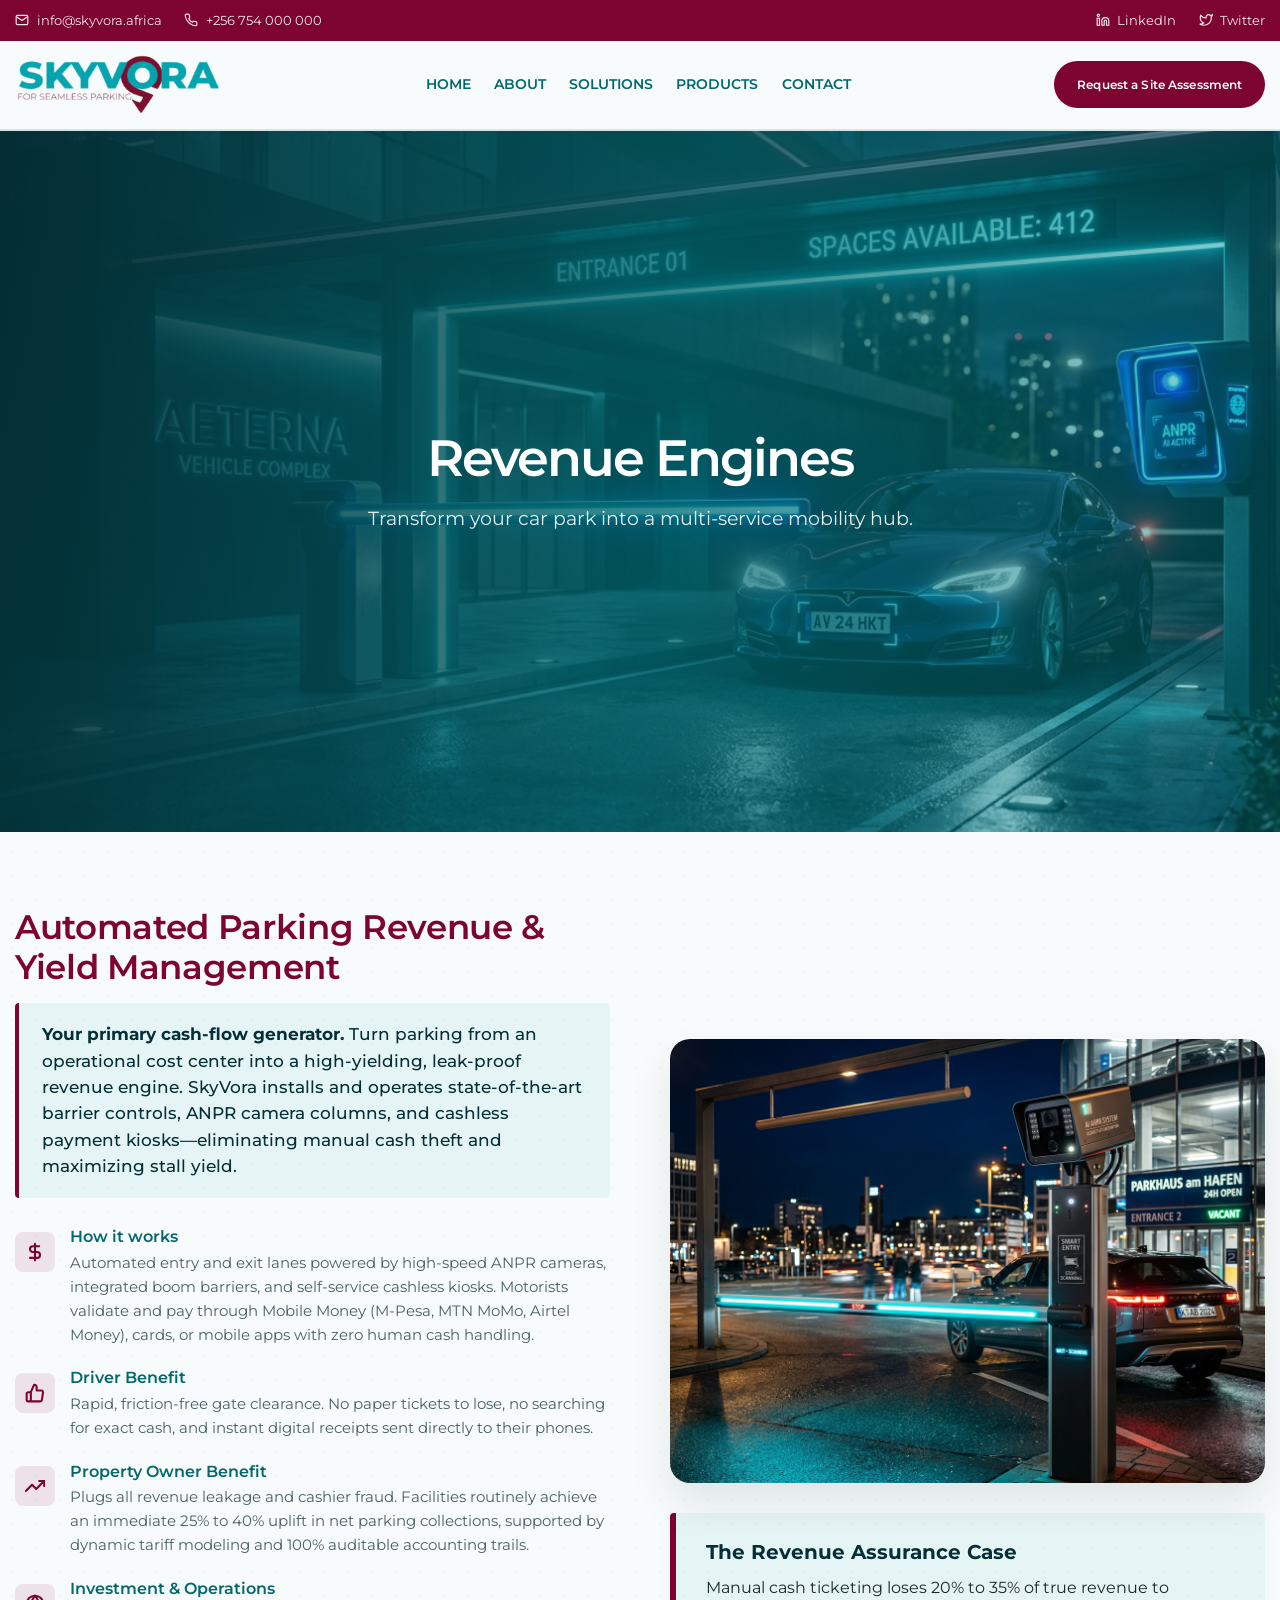
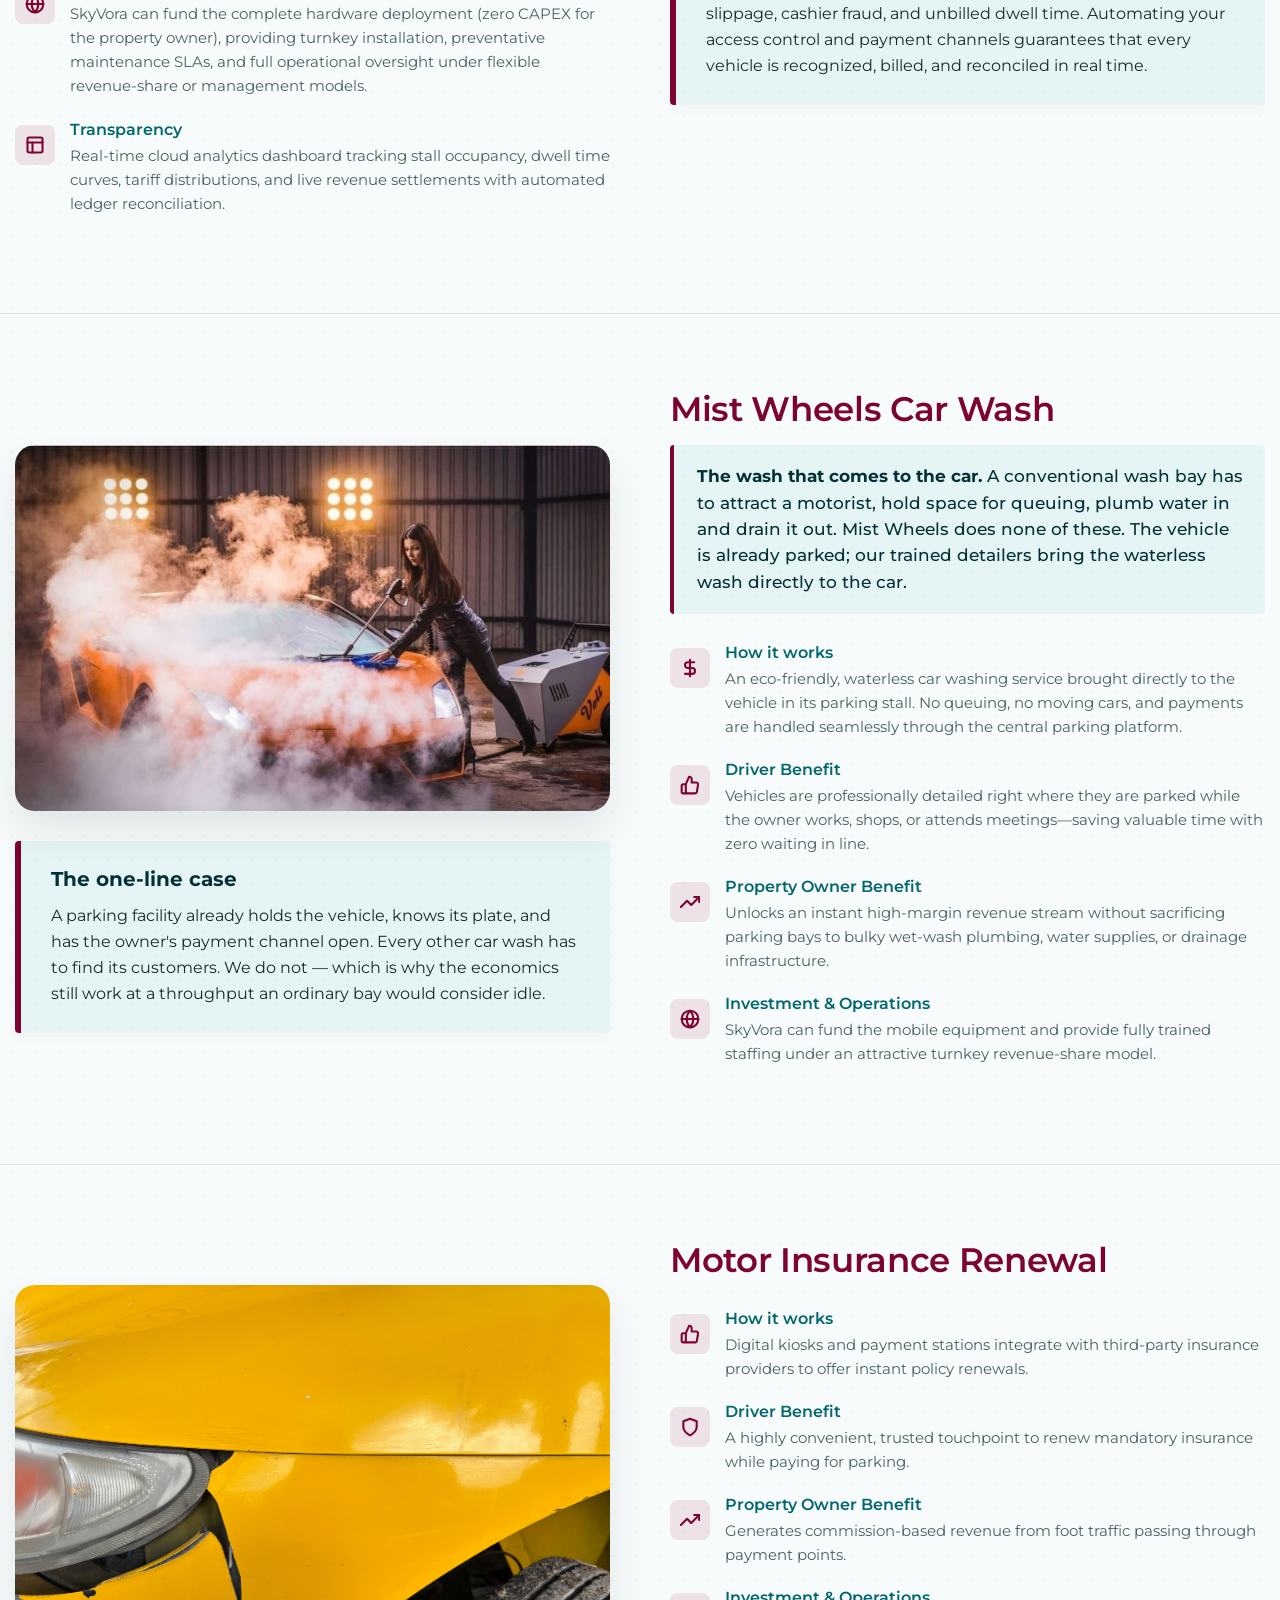
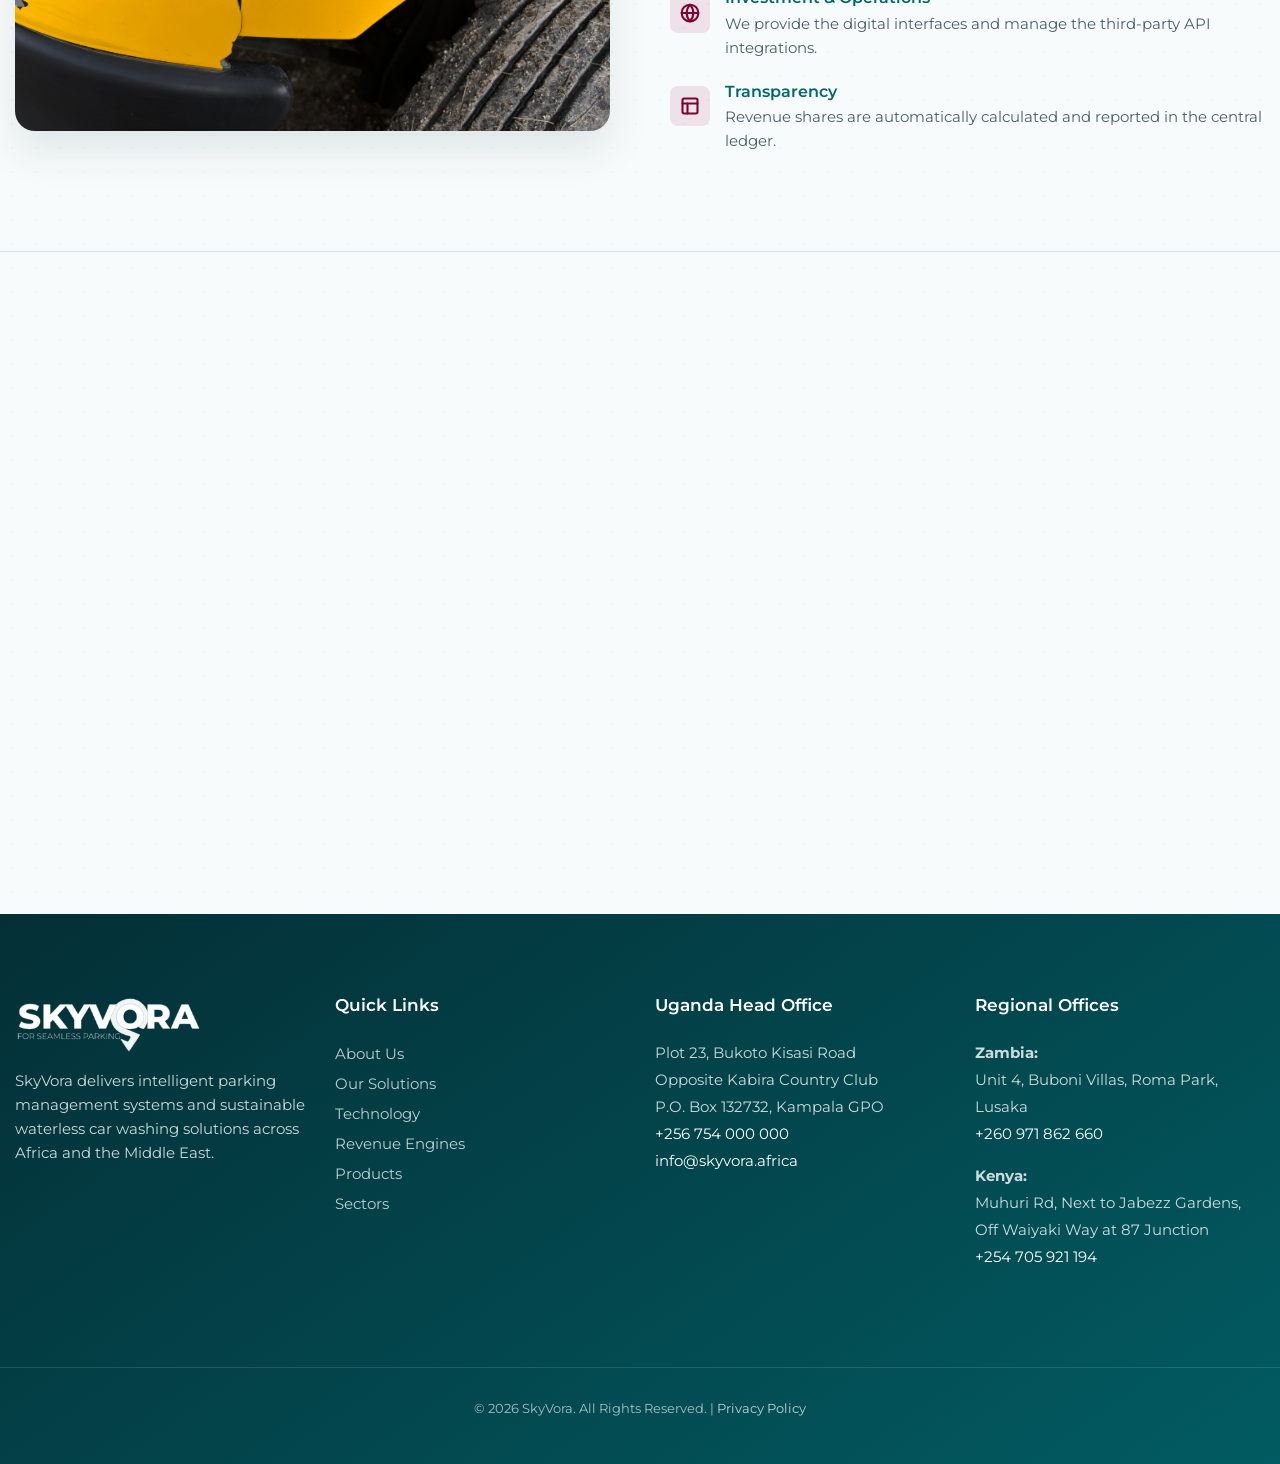
<file: revenue-engines.html>
<!DOCTYPE html>
<html lang="en">
<head>
    <meta charset="UTF-8">
    <meta name="viewport" content="width=device-width, initial-scale=1.0">
    <title>Revenue Engines | Parking & Value-Added Mobility Services | SkyVora</title>
    <meta name="description" content="Discover SkyVora's revenue engines: automated parking revenue management, Mist Wheels waterless car washing, insurance renewal, and EV charging solutions that maximize asset yield.">
    <link rel="icon" type="image/png" href="assets/images/favicon.png?v=3">
    <link rel="icon" type="image/svg+xml" href="favicon.svg?v=3">
    <!-- Open Graph -->
    <meta property="og:title" content="Revenue Engines | Parking & Value-Added Mobility Services | SkyVora">
    <meta property="og:description" content="Discover SkyVora's revenue engines: automated parking revenue management, Mist Wheels waterless car washing, insurance renewal, and EV charging solutions that maximize asset yield.">
    <meta property="og:type" content="website">
    <meta property="og:url" content="https://www.skyvora.africa/">
    
    <!-- Structured Data -->
    <script type="application/ld+json">
    {
      "@context": "https://schema.org",
      "@type": "Organization",
      "name": "SkyVora",
      "url": "https://www.skyvora.africa/",
      "logo": "https://www.skyvora.africa/assets/images/logo.png?v=3",
      "contactPoint": {
        "@type": "ContactPoint",
        "telephone": "+256-754-000-000",
        "contactType": "customer service"
      }
    }
    </script>
    <link rel="stylesheet" href="assets/css/styles.css?v=3.0">
    <style>
    .rf-item {
        display: flex;
        align-items: flex-start;
        gap: 1rem;
        margin-bottom: 1.5rem;
    }
    .rf-icon {
        width: 40px;
        height: 40px;
        background: rgba(125, 4, 48, 0.1);
        color: var(--color-accent);
        border-radius: 8px;
        display: flex;
        align-items: center;
        justify-content: center;
        flex-shrink: 0;
        margin-top: 0.25rem;
    }
    .rf-content h4 {
        margin: 0 0 0.25rem 0;
        font-size: 1.05rem;
        color: var(--color-primary);
    }
    .rf-content p {
        margin: 0;
        color: var(--color-text-light);
        line-height: 1.6;
    }
    .image-wrapper {
        position: relative;
        border-radius: 20px;
        overflow: hidden;
        box-shadow: 0 20px 40px rgba(4,47,54,0.1);
    }
    .image-wrapper img {
        width: 100%;
        height: auto;
        display: block;
        transition: transform 0.6s ease;
    }
    .image-wrapper:hover img {
        transform: scale(1.03);
    }
    </style>
</head>
<body>
    <a href="#main-content" class="skip-link">Skip to main content</a>
    
    <!-- Top Bar -->
    <div class="top-bar">
        <div class="container top-bar-inner">
            <div class="top-bar-left">
                <a href="mailto:info@skyvora.africa" style="display:inline-flex; align-items:center; gap:0.5rem;"><svg width="14" height="14" viewBox="0 0 24 24" fill="none" stroke="currentColor" stroke-width="2"><path d="M4 4h16c1.1 0 2 .9 2 2v12c0 1.1-.9 2-2 2H4c-1.1 0-2-.9-2-2V6c0-1.1.9-2 2-2z"></path><polyline points="22,6 12,13 2,6"></polyline></svg> info@skyvora.africa</a>
                <a href="tel:+256754000000" style="display:inline-flex; align-items:center; gap:0.5rem;"><svg width="14" height="14" viewBox="0 0 24 24" fill="none" stroke="currentColor" stroke-width="2"><path d="M22 16.92v3a2 2 0 0 1-2.18 2 19.79 19.79 0 0 1-8.63-3.07 19.5 19.5 0 0 1-6-6 19.79 19.79 0 0 1-3.07-8.67A2 2 0 0 1 4.11 2h3a2 2 0 0 1 2 1.72 12.84 12.84 0 0 0 .7 2.81 2 2 0 0 1-.45 2.11L8.09 9.91a16 16 0 0 0 6 6l1.27-1.27a2 2 0 0 1 2.11-.45 12.84 12.84 0 0 0 2.81.7A2 2 0 0 1 22 16.92z"></path></svg> +256 754 000 000</a>
            </div>
            <div class="top-bar-right">
                <a href="#" aria-label="LinkedIn" style="display:inline-flex; align-items:center; gap:0.5rem;"><svg width="14" height="14" viewBox="0 0 24 24" fill="none" stroke="currentColor" stroke-width="2"><path d="M16 8a6 6 0 0 1 6 6v7h-4v-7a2 2 0 0 0-2-2 2 2 0 0 0-2 2v7h-4v-7a6 6 0 0 1 6-6z"></path><rect x="2" y="9" width="4" height="12"></rect><circle cx="4" cy="4" r="2"></circle></svg> LinkedIn</a>
                <a href="#" aria-label="Twitter" style="display:inline-flex; align-items:center; gap:0.5rem;"><svg width="14" height="14" viewBox="0 0 24 24" fill="none" stroke="currentColor" stroke-width="2"><path d="M23 3a10.9 10.9 0 0 1-3.14 1.53 4.48 4.48 0 0 0-7.86 3v1A10.66 10.66 0 0 1 3 4s-4 9 5 13a11.64 11.64 0 0 1-7 2c9 5 20 0 20-11.5a4.5 4.5 0 0 0-.08-.83A7.72 7.72 0 0 0 23 3z"></path></svg> Twitter</a>
            </div>
        </div>
    </div>

    <!-- Main Header -->
    <header class="main-header" id="header">
        <div class="container header-inner">
            <a href="index.html" class="logo-wrap" aria-label="SkyVora Home">
                <img src="assets/images/logo.png?v=3" alt="SkyVora Logo" class="header-logo">
            </a>
            
            <button class="hamburger" id="mobile-menu-btn" aria-expanded="false" aria-controls="main-nav" aria-label="Toggle navigation">
                <span></span>
                <span></span>
                <span></span>
            </button>

            <nav class="main-nav" id="main-nav">
                <ul>
                    <li><a href="index.html" class="">Home</a></li>
                    <li><a href="about.html" class="">About</a></li>
                    <li class="has-dropdown">
                        <a href="solutions.html" class="">Solutions</a>
                        <ul class="dropdown">
                            <li><a href="technology.html" class="">Technology</a></li>
                            <li><a href="revenue-engines.html" class="active">Revenue Engines</a></li>
                            <li><a href="sectors.html" class="">Sectors</a></li>
                        </ul>
                    </li>
                    <li><a href="products.html" class="">Products</a></li>
                    <li><a href="contact.html" class="">Contact</a></li>
                </ul>
            </nav>
            <div class="header-action">
                <a href="contact.html" class="btn btn-primary">Request a Site Assessment</a>
            </div>
        </div>
    </header>

    <main id="main-content">

    <section class="hero" style="background-image: url('assets/images/hero.jpg');">
        <div class="container hero-content reveal-on-scroll">
            <h1>Revenue Engines</h1>
            <p style="font-size: 1.25rem; color: rgba(255,255,255,0.9); max-width: 800px; margin: 0 auto;">Transform your car park into a multi-service mobility hub.</p>
        </div>
    </section>

    <!-- 1. Automated Parking Revenue & Yield Management -->
    <section id="parking" class="section border-bottom" style="border-bottom: 1px solid var(--color-border); padding: 5rem 0;">
        <div class="container">
            <div class="grid grid-2" style="gap: 4rem; align-items: center;">
                <div class="reveal-on-scroll delay-100" style="order: 1;">
                    <h2 style="color: var(--color-accent); font-size: 2.25rem; margin-bottom: 1rem;">Automated Parking Revenue & Yield Management</h2>
                    <p style="font-size: 1.1rem; color: var(--color-primary-dark); font-weight: 500; margin-bottom: 2rem; line-height: 1.6; background: rgba(3, 163, 174, 0.08); padding: 1.25rem 1.5rem; border-left: 4px solid var(--color-accent); border-radius: 4px;">
                        <strong>Your primary cash-flow generator.</strong> Turn parking from an operational cost center into a high-yielding, leak-proof revenue engine. SkyVora installs and operates state-of-the-art barrier controls, ANPR camera columns, and cashless payment kiosks—eliminating manual cash theft and maximizing stall yield.
                    </p>
                    
                    <div class="rf-item">
                        <div class="rf-icon"><svg xmlns="http://www.w3.org/2000/svg" width="20" height="20" viewBox="0 0 24 24" fill="none" stroke="currentColor" stroke-width="2.5" stroke-linecap="round" stroke-linejoin="round"><path d="M12 2v20M17 5H9.5a3.5 3.5 0 0 0 0 7h5a3.5 3.5 0 0 1 0 7H6"/></svg></div>
                        <div class="rf-content">
                            <h4>How it works</h4>
                            <p>Automated entry and exit lanes powered by high-speed ANPR cameras, integrated boom barriers, and self-service cashless kiosks. Motorists validate and pay through Mobile Money (M-Pesa, MTN MoMo, Airtel Money), cards, or mobile apps with zero human cash handling.</p>
                        </div>
                    </div>

                    <div class="rf-item">
                        <div class="rf-icon"><svg xmlns="http://www.w3.org/2000/svg" width="20" height="20" viewBox="0 0 24 24" fill="none" stroke="currentColor" stroke-width="2.5" stroke-linecap="round" stroke-linejoin="round"><path d="M14 9V5a3 3 0 0 0-3-3l-4 9v11h11.28a2 2 0 0 0 2-1.7l1.38-9a2 2 0 0 0-2-2.3zM7 22H4a2 2 0 0 1-2-2v-7a2 2 0 0 1 2-2h3"/></svg></div>
                        <div class="rf-content">
                            <h4>Driver Benefit</h4>
                            <p>Rapid, friction-free gate clearance. No paper tickets to lose, no searching for exact cash, and instant digital receipts sent directly to their phones.</p>
                        </div>
                    </div>

                    <div class="rf-item">
                        <div class="rf-icon"><svg xmlns="http://www.w3.org/2000/svg" width="20" height="20" viewBox="0 0 24 24" fill="none" stroke="currentColor" stroke-width="2.5" stroke-linecap="round" stroke-linejoin="round"><polyline points="23 6 13.5 15.5 8.5 10.5 1 18"/><polyline points="17 6 23 6 23 12"/></svg></div>
                        <div class="rf-content">
                            <h4>Property Owner Benefit</h4>
                            <p>Plugs all revenue leakage and cashier fraud. Facilities routinely achieve an immediate 25% to 40% uplift in net parking collections, supported by dynamic tariff modeling and 100% auditable accounting trails.</p>
                        </div>
                    </div>

                    <div class="rf-item">
                        <div class="rf-icon"><svg xmlns="http://www.w3.org/2000/svg" width="20" height="20" viewBox="0 0 24 24" fill="none" stroke="currentColor" stroke-width="2.5" stroke-linecap="round" stroke-linejoin="round"><circle cx="12" cy="12" r="10"/><line x1="2" y1="12" x2="22" y2="12"/><path d="M12 2a15.3 15.3 0 0 1 4 10 15.3 15.3 0 0 1-4 10 15.3 15.3 0 0 1-4-10 15.3 15.3 0 0 1 4-10z"/></svg></div>
                        <div class="rf-content">
                            <h4>Investment & Operations</h4>
                            <p>SkyVora can fund the complete hardware deployment (zero CAPEX for the property owner), providing turnkey installation, preventative maintenance SLAs, and full operational oversight under flexible revenue-share or management models.</p>
                        </div>
                    </div>

                    <div class="rf-item">
                        <div class="rf-icon"><svg xmlns="http://www.w3.org/2000/svg" width="20" height="20" viewBox="0 0 24 24" fill="none" stroke="currentColor" stroke-width="2.5" stroke-linecap="round" stroke-linejoin="round"><rect x="3" y="3" width="18" height="18" rx="2" ry="2"/><line x1="3" y1="9" x2="21" y2="9"/><line x1="9" y1="21" x2="9" y2="9"/></svg></div>
                        <div class="rf-content">
                            <h4>Transparency</h4>
                            <p>Real-time cloud analytics dashboard tracking stall occupancy, dwell time curves, tariff distributions, and live revenue settlements with automated ledger reconciliation.</p>
                        </div>
                    </div>
                </div>

                <div class="reveal-on-scroll" style="order: 2;">
                    <div class="image-wrapper" style="margin-bottom: 2rem;">
                        <img src="assets/images/barrier.jpg" alt="Automated Parking Revenue and Barrier Management">
                    </div>
                    <div style="background: rgba(3, 163, 174, 0.08); border-left: 6px solid var(--color-accent); padding: 1.75rem 2rem; border-radius: 4px; box-shadow: 0 4px 15px rgba(0,0,0,0.03);">
                        <h3 style="color: var(--color-primary-dark); font-size: 1.35rem; font-weight: 700; margin-top: 0; margin-bottom: 0.75rem;">The Revenue Assurance Case</h3>
                        <p style="color: var(--color-text); font-size: 1.05rem; line-height: 1.65; margin: 0;">
                            Manual cash ticketing loses 20% to 35% of true revenue to slippage, cashier fraud, and unbilled dwell time. Automating your access control and payment channels guarantees that every vehicle is recognized, billed, and reconciled in real time.
                        </p>
                    </div>
                </div>
            </div>
        </div>
    </section>

    <!-- 2. Mist Wheels Car Wash -->
    <section id="car-wash" class="section border-bottom" style="border-bottom: 1px solid var(--color-border); padding: 5rem 0;">
        <div class="container">
            <div class="grid grid-2" style="gap: 4rem; align-items: center;">
                <div class="reveal-on-scroll">
                    <div class="image-wrapper" style="margin-bottom: 2rem;">
                        <img src="assets/images/car-wash.jpg" alt="Mist Wheels Car Wash">
                    </div>
                    <div style="background: rgba(3, 163, 174, 0.08); border-left: 6px solid var(--color-accent); padding: 1.75rem 2rem; border-radius: 4px; box-shadow: 0 4px 15px rgba(0,0,0,0.03);">
                        <h3 style="color: var(--color-primary-dark); font-size: 1.35rem; font-weight: 700; margin-top: 0; margin-bottom: 0.75rem;">The one-line case</h3>
                        <p style="color: var(--color-text); font-size: 1.05rem; line-height: 1.65; margin: 0;">
                            A parking facility already holds the vehicle, knows its plate, and has the owner's payment channel open. Every other car wash has to find its customers. We do not &mdash; which is why the economics still work at a throughput an ordinary bay would consider idle.
                        </p>
                    </div>
                </div>
                <div class="reveal-on-scroll delay-100">
                    <h2 style="color: var(--color-accent); font-size: 2.25rem; margin-bottom: 1rem;">Mist Wheels Car Wash</h2>
                    <p style="font-size: 1.1rem; color: var(--color-primary-dark); font-weight: 500; margin-bottom: 2rem; line-height: 1.6; background: rgba(3, 163, 174, 0.08); padding: 1.25rem 1.5rem; border-left: 4px solid var(--color-accent); border-radius: 4px;">
                        <strong>The wash that comes to the car.</strong> A conventional wash bay has to attract a motorist, hold space for queuing, plumb water in and drain it out. Mist Wheels does none of these. The vehicle is already parked; our trained detailers bring the waterless wash directly to the car.
                    </p>
                    
                    <div class="rf-item">
                        <div class="rf-icon"><svg xmlns="http://www.w3.org/2000/svg" width="20" height="20" viewBox="0 0 24 24" fill="none" stroke="currentColor" stroke-width="2.5" stroke-linecap="round" stroke-linejoin="round"><path d="M12 2v20M17 5H9.5a3.5 3.5 0 0 0 0 7h5a3.5 3.5 0 0 1 0 7H6"/></svg></div>
                        <div class="rf-content">
                            <h4>How it works</h4>
                            <p>An eco-friendly, waterless car washing service brought directly to the vehicle in its parking stall. No queuing, no moving cars, and payments are handled seamlessly through the central parking platform.</p>
                        </div>
                    </div>

                    <div class="rf-item">
                        <div class="rf-icon"><svg xmlns="http://www.w3.org/2000/svg" width="20" height="20" viewBox="0 0 24 24" fill="none" stroke="currentColor" stroke-width="2.5" stroke-linecap="round" stroke-linejoin="round"><path d="M14 9V5a3 3 0 0 0-3-3l-4 9v11h11.28a2 2 0 0 0 2-1.7l1.38-9a2 2 0 0 0-2-2.3zM7 22H4a2 2 0 0 1-2-2v-7a2 2 0 0 1 2-2h3"/></svg></div>
                        <div class="rf-content">
                            <h4>Driver Benefit</h4>
                            <p>Vehicles are professionally detailed right where they are parked while the owner works, shops, or attends meetings—saving valuable time with zero waiting in line.</p>
                        </div>
                    </div>

                    <div class="rf-item">
                        <div class="rf-icon"><svg xmlns="http://www.w3.org/2000/svg" width="20" height="20" viewBox="0 0 24 24" fill="none" stroke="currentColor" stroke-width="2.5" stroke-linecap="round" stroke-linejoin="round"><polyline points="23 6 13.5 15.5 8.5 10.5 1 18"/><polyline points="17 6 23 6 23 12"/></svg></div>
                        <div class="rf-content">
                            <h4>Property Owner Benefit</h4>
                            <p>Unlocks an instant high-margin revenue stream without sacrificing parking bays to bulky wet-wash plumbing, water supplies, or drainage infrastructure.</p>
                        </div>
                    </div>

                    <div class="rf-item">
                        <div class="rf-icon"><svg xmlns="http://www.w3.org/2000/svg" width="20" height="20" viewBox="0 0 24 24" fill="none" stroke="currentColor" stroke-width="2.5" stroke-linecap="round" stroke-linejoin="round"><circle cx="12" cy="12" r="10"/><line x1="2" y1="12" x2="22" y2="12"/><path d="M12 2a15.3 15.3 0 0 1 4 10 15.3 15.3 0 0 1-4 10 15.3 15.3 0 0 1-4-10 15.3 15.3 0 0 1 4-10z"/></svg></div>
                        <div class="rf-content">
                            <h4>Investment & Operations</h4>
                            <p>SkyVora can fund the mobile equipment and provide fully trained staffing under an attractive turnkey revenue-share model.</p>
                        </div>
                    </div>
                </div>
            </div>
        </div>
    </section>

    <!-- 3. Motor Insurance Renewal -->
    <section id="insurance" class="section border-bottom" style="border-bottom: 1px solid var(--color-border); padding: 5rem 0;">
        <div class="container">
            <div class="grid grid-2" style="gap: 4rem; align-items: center;">
                <div class="reveal-on-scroll delay-100" style="order: 2;">
                    <h2 style="color: var(--color-accent); font-size: 2.25rem; margin-bottom: 2rem;">Motor Insurance Renewal</h2>
                    
                    <div class="rf-item">
                        <div class="rf-icon"><svg xmlns="http://www.w3.org/2000/svg" width="20" height="20" viewBox="0 0 24 24" fill="none" stroke="currentColor" stroke-width="2.5" stroke-linecap="round" stroke-linejoin="round"><path d="M14 9V5a3 3 0 0 0-3-3l-4 9v11h11.28a2 2 0 0 0 2-1.7l1.38-9a2 2 0 0 0-2-2.3zM7 22H4a2 2 0 0 1-2-2v-7a2 2 0 0 1 2-2h3"/></svg></div>
                        <div class="rf-content">
                            <h4>How it works</h4>
                            <p>Digital kiosks and payment stations integrate with third-party insurance providers to offer instant policy renewals.</p>
                        </div>
                    </div>

                    <div class="rf-item">
                        <div class="rf-icon"><svg xmlns="http://www.w3.org/2000/svg" width="20" height="20" viewBox="0 0 24 24" fill="none" stroke="currentColor" stroke-width="2.5" stroke-linecap="round" stroke-linejoin="round"><path d="M12 22s8-4 8-10V5l-8-3-8 3v7c0 6 8 10 8 10z"/></svg></div>
                        <div class="rf-content">
                            <h4>Driver Benefit</h4>
                            <p>A highly convenient, trusted touchpoint to renew mandatory insurance while paying for parking.</p>
                        </div>
                    </div>

                    <div class="rf-item">
                        <div class="rf-icon"><svg xmlns="http://www.w3.org/2000/svg" width="20" height="20" viewBox="0 0 24 24" fill="none" stroke="currentColor" stroke-width="2.5" stroke-linecap="round" stroke-linejoin="round"><polyline points="23 6 13.5 15.5 8.5 10.5 1 18"/><polyline points="17 6 23 6 23 12"/></svg></div>
                        <div class="rf-content">
                            <h4>Property Owner Benefit</h4>
                            <p>Generates commission-based revenue from foot traffic passing through payment points.</p>
                        </div>
                    </div>
                    <div class="rf-item">
                        <div class="rf-icon"><svg xmlns="http://www.w3.org/2000/svg" width="20" height="20" viewBox="0 0 24 24" fill="none" stroke="currentColor" stroke-width="2.5" stroke-linecap="round" stroke-linejoin="round"><circle cx="12" cy="12" r="10"/><line x1="2" y1="12" x2="22" y2="12"/><path d="M12 2a15.3 15.3 0 0 1 4 10 15.3 15.3 0 0 1-4 10 15.3 15.3 0 0 1-4-10 15.3 15.3 0 0 1 4-10z"/></svg></div>
                        <div class="rf-content">
                            <h4>Investment & Operations</h4>
                            <p>We provide the digital interfaces and manage the third-party API integrations.</p>
                        </div>
                    </div>

                    <div class="rf-item">
                        <div class="rf-icon"><svg xmlns="http://www.w3.org/2000/svg" width="20" height="20" viewBox="0 0 24 24" fill="none" stroke="currentColor" stroke-width="2.5" stroke-linecap="round" stroke-linejoin="round"><rect x="3" y="3" width="18" height="18" rx="2" ry="2"/><line x1="3" y1="9" x2="21" y2="9"/><line x1="9" y1="21" x2="9" y2="9"/></svg></div>
                        <div class="rf-content">
                            <h4>Transparency</h4>
                            <p>Revenue shares are automatically calculated and reported in the central ledger.</p>
                        </div>
                    </div>
                </div>
                <div class="image-wrapper reveal-on-scroll" style="order: 1;">
                    <img src="assets/images/insurance.jpg" alt="Motor Insurance Renewal">
                </div>
            </div>
        </div>
    </section>

    <!-- 4. EV Charging -->
    <section id="ev-charging" class="section" style="padding: 5rem 0;">
        <div class="container">
            <div class="grid grid-2" style="gap: 4rem; align-items: center;">
                <div class="image-wrapper reveal-on-scroll">
                    <img src="assets/images/ev.jpg" alt="EV Charging Station">
                </div>
                <div class="reveal-on-scroll delay-100">
                    <h2 style="color: var(--color-accent); font-size: 2.25rem; margin-bottom: 2rem;">EV Charging</h2>
                    
                    <div class="rf-item">
                        <div class="rf-icon"><svg xmlns="http://www.w3.org/2000/svg" width="20" height="20" viewBox="0 0 24 24" fill="none" stroke="currentColor" stroke-width="2.5" stroke-linecap="round" stroke-linejoin="round"><path d="M12 2v20M17 5H9.5a3.5 3.5 0 0 0 0 7h5a3.5 3.5 0 0 1 0 7H6"/></svg></div>
                        <div class="rf-content">
                            <h4>How it works</h4>
                            <p>Installation of smart electric vehicle charging infrastructure tied into the parking management system.</p>
                        </div>
                    </div>

                    <div class="rf-item">
                        <div class="rf-icon"><svg xmlns="http://www.w3.org/2000/svg" width="20" height="20" viewBox="0 0 24 24" fill="none" stroke="currentColor" stroke-width="2.5" stroke-linecap="round" stroke-linejoin="round"><polygon points="13 2 3 14 12 14 11 22 21 10 12 10 13 2"/></svg></div>
                        <div class="rf-content">
                            <h4>Driver Benefit</h4>
                            <p>Safe, reliable charging using the same cashless payment methods they use for parking.</p>
                        </div>
                    </div>

                    <div class="rf-item">
                        <div class="rf-icon"><svg xmlns="http://www.w3.org/2000/svg" width="20" height="20" viewBox="0 0 24 24" fill="none" stroke="currentColor" stroke-width="2.5" stroke-linecap="round" stroke-linejoin="round"><polyline points="23 6 13.5 15.5 8.5 10.5 1 18"/><polyline points="17 6 23 6 23 12"/></svg></div>
                        <div class="rf-content">
                            <h4>Property Owner Benefit</h4>
                            <p>Attracts high-value patrons, future-proofs the asset, and generates electricity markup revenue.</p>
                        </div>
                    </div>
                    <div class="rf-item">
                        <div class="rf-icon"><svg xmlns="http://www.w3.org/2000/svg" width="20" height="20" viewBox="0 0 24 24" fill="none" stroke="currentColor" stroke-width="2.5" stroke-linecap="round" stroke-linejoin="round"><circle cx="12" cy="12" r="10"/><line x1="2" y1="12" x2="22" y2="12"/><path d="M12 2a15.3 15.3 0 0 1 4 10 15.3 15.3 0 0 1-4 10 15.3 15.3 0 0 1-4-10 15.3 15.3 0 0 1 4-10z"/></svg></div>
                        <div class="rf-content">
                            <h4>Investment & Operations</h4>
                            <p>We supply the hardware and manage the metering and maintenance.</p>
                        </div>
                    </div>

                    <div class="rf-item">
                        <div class="rf-icon"><svg xmlns="http://www.w3.org/2000/svg" width="20" height="20" viewBox="0 0 24 24" fill="none" stroke="currentColor" stroke-width="2.5" stroke-linecap="round" stroke-linejoin="round"><rect x="3" y="3" width="18" height="18" rx="2" ry="2"/><line x1="3" y1="9" x2="21" y2="9"/><line x1="9" y1="21" x2="9" y2="9"/></svg></div>
                        <div class="rf-content">
                            <h4>Transparency</h4>
                            <p>Power consumption and charging revenue are detailed in the unified client portal.</p>
                        </div>
                    </div>
                </div>
            </div>
        </div>
    </section>

    </main>

    <!-- Footer -->
    <footer>
        <div class="container grid grid-4">
            <div class="footer-col brand-col">
                <img src="assets/images/logo.png?v=3" alt="SkyVora" class="footer-logo">
                <p style="margin-top: 1rem; color: rgba(255,255,255,0.8);">SkyVora delivers intelligent parking management systems and sustainable waterless car washing solutions across Africa and the Middle East.</p>
            </div>
            <div class="footer-col">
                <h4>Quick Links</h4>
                <ul style="line-height: 2;">
                    <li><a href="about.html">About Us</a></li>
                    <li><a href="solutions.html">Our Solutions</a></li>
                    <li><a href="technology.html">Technology</a></li>
                    <li><a href="revenue-engines.html">Revenue Engines</a></li>
                    <li><a href="products.html">Products</a></li>
                    <li><a href="sectors.html">Sectors</a></li>
                </ul>
            </div>
            <div class="footer-col">
                <h4>Uganda Head Office</h4>
                <address style="font-style: normal; color: rgba(255,255,255,0.8); line-height: 1.8;">
                    Plot 23, Bukoto Kisasi Road<br>
                    Opposite Kabira Country Club<br>
                    P.O. Box 132732, Kampala GPO<br>
                    <a href="tel:+256754000000" style="color: white;">+256 754 000 000</a><br>
                    <a href="mailto:info@skyvora.africa" style="color: white;">info@skyvora.africa</a>
                </address>
            </div>
            <div class="footer-col">
                <h4>Regional Offices</h4>
                <div style="color: rgba(255,255,255,0.8); line-height: 1.8;">
                    <p><strong>Zambia:</strong><br>Unit 4, Buboni Villas, Roma Park, Lusaka<br>
                    <a href="tel:+260971862660" style="color: white;">+260 971 862 660</a></p>
                    <p style="margin-top: 1rem;"><strong>Kenya:</strong><br>Muhuri Rd, Next to Jabezz Gardens, Off Waiyaki Way at 87 Junction<br>
                    <a href="tel:+254705921194" style="color: white;">+254 705 921 194</a></p>
                </div>
            </div>
        </div>
        <div class="container footer-bottom">
            <p>&copy; 2026 SkyVora. All Rights Reserved. | <a href="privacy.html">Privacy Policy</a></p>
        </div>
    </footer>
    
    <button id="back-to-top" aria-label="Back to top">↑</button>

    <script src="assets/js/main.js?v=2.0"></script>
    
</body>
</html>
</file>
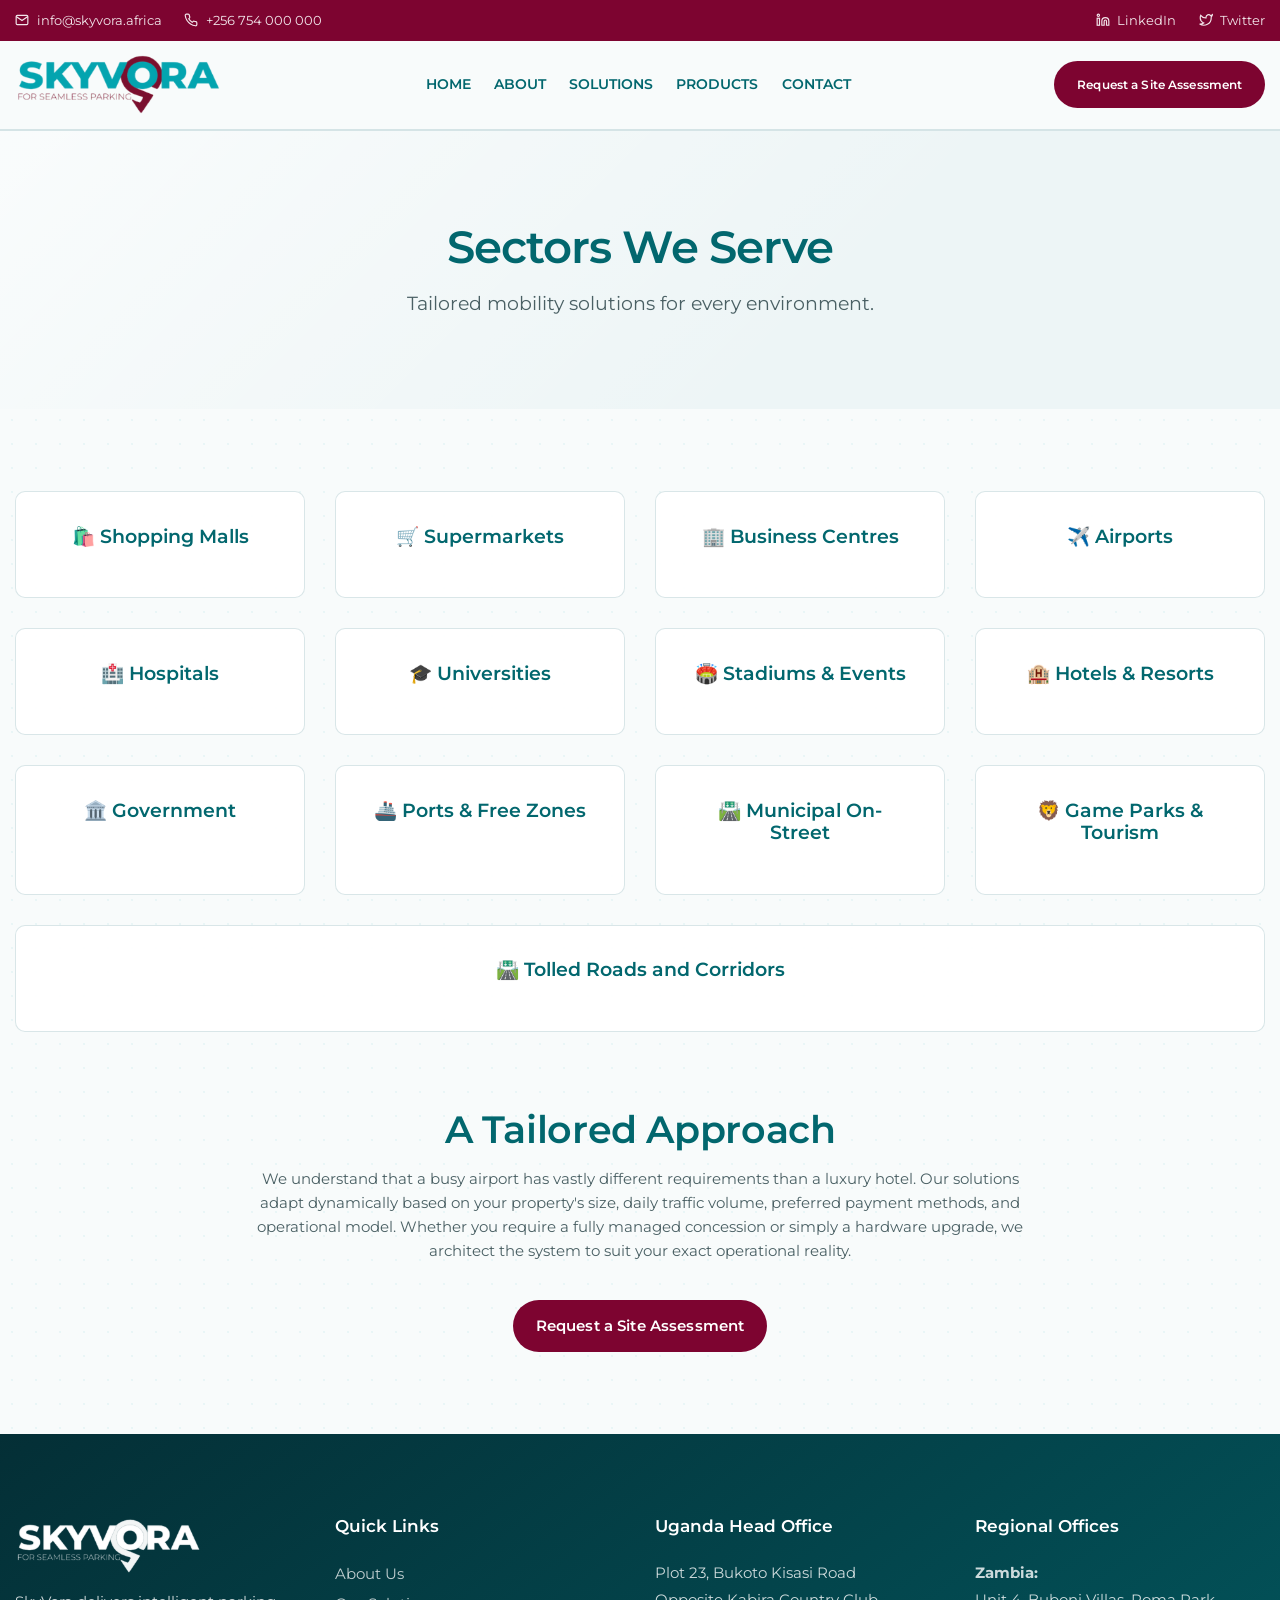
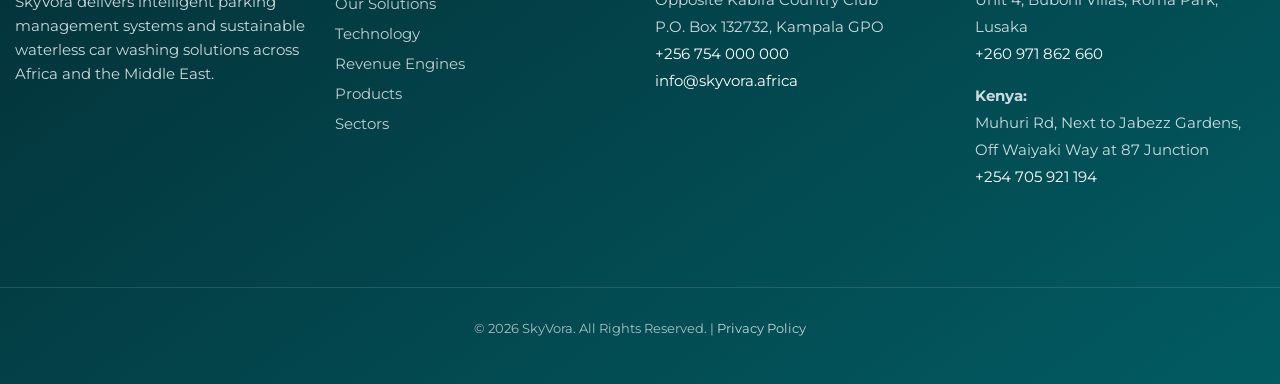
<file: sectors.html>
<!DOCTYPE html>
<html lang="en">
<head>
    <meta charset="UTF-8">
    <meta name="viewport" content="width=device-width, initial-scale=1.0">
    <title>Sectors | SkyVora</title>
    <meta name="description" content="We provide tailored parking and access solutions for shopping malls, hospitals, airports, and government institutions.">
    <link rel="icon" type="image/png" href="assets/images/favicon.png?v=3">
    <link rel="icon" type="image/svg+xml" href="favicon.svg?v=3">
    <!-- Open Graph -->
    <meta property="og:title" content="Sectors | SkyVora">
    <meta property="og:description" content="We provide tailored parking and access solutions for shopping malls, hospitals, airports, and government institutions.">
    <meta property="og:type" content="website">
    <meta property="og:url" content="https://www.skyvora.africa/">
    
    <!-- Structured Data -->
    <script type="application/ld+json">
    {
      "@context": "https://schema.org",
      "@type": "Organization",
      "name": "SkyVora",
      "url": "https://www.skyvora.africa/",
      "logo": "https://www.skyvora.africa/assets/images/logo.png?v=3",
      "contactPoint": {
        "@type": "ContactPoint",
        "telephone": "+256-754-000-000",
        "contactType": "customer service"
      }
    }
    </script>
    <link rel="stylesheet" href="assets/css/styles.css?v=3.0">
    <style>
    /* Specific Page Styles will go here if needed */
    
    </style>
</head>
<body>
    <a href="#main-content" class="skip-link">Skip to main content</a>
    
    <!-- Top Bar -->
    <div class="top-bar">
        <div class="container top-bar-inner">
            <div class="top-bar-left">
                <a href="mailto:info@skyvora.africa" style="display:inline-flex; align-items:center; gap:0.5rem;"><svg width="14" height="14" viewBox="0 0 24 24" fill="none" stroke="currentColor" stroke-width="2"><path d="M4 4h16c1.1 0 2 .9 2 2v12c0 1.1-.9 2-2 2H4c-1.1 0-2-.9-2-2V6c0-1.1.9-2 2-2z"></path><polyline points="22,6 12,13 2,6"></polyline></svg> info@skyvora.africa</a>
                <a href="tel:+256754000000" style="display:inline-flex; align-items:center; gap:0.5rem;"><svg width="14" height="14" viewBox="0 0 24 24" fill="none" stroke="currentColor" stroke-width="2"><path d="M22 16.92v3a2 2 0 0 1-2.18 2 19.79 19.79 0 0 1-8.63-3.07 19.5 19.5 0 0 1-6-6 19.79 19.79 0 0 1-3.07-8.67A2 2 0 0 1 4.11 2h3a2 2 0 0 1 2 1.72 12.84 12.84 0 0 0 .7 2.81 2 2 0 0 1-.45 2.11L8.09 9.91a16 16 0 0 0 6 6l1.27-1.27a2 2 0 0 1 2.11-.45 12.84 12.84 0 0 0 2.81.7A2 2 0 0 1 22 16.92z"></path></svg> +256 754 000 000</a>
            </div>
            <div class="top-bar-right">
                <a href="#" aria-label="LinkedIn" style="display:inline-flex; align-items:center; gap:0.5rem;"><svg width="14" height="14" viewBox="0 0 24 24" fill="none" stroke="currentColor" stroke-width="2"><path d="M16 8a6 6 0 0 1 6 6v7h-4v-7a2 2 0 0 0-2-2 2 2 0 0 0-2 2v7h-4v-7a6 6 0 0 1 6-6z"></path><rect x="2" y="9" width="4" height="12"></rect><circle cx="4" cy="4" r="2"></circle></svg> LinkedIn</a>
                <a href="#" aria-label="Twitter" style="display:inline-flex; align-items:center; gap:0.5rem;"><svg width="14" height="14" viewBox="0 0 24 24" fill="none" stroke="currentColor" stroke-width="2"><path d="M23 3a10.9 10.9 0 0 1-3.14 1.53 4.48 4.48 0 0 0-7.86 3v1A10.66 10.66 0 0 1 3 4s-4 9 5 13a11.64 11.64 0 0 1-7 2c9 5 20 0 20-11.5a4.5 4.5 0 0 0-.08-.83A7.72 7.72 0 0 0 23 3z"></path></svg> Twitter</a>
            </div>
        </div>
    </div>

    <!-- Main Header -->
    <header class="main-header" id="header">
        <div class="container header-inner">
            <a href="index.html" class="logo-wrap" aria-label="SkyVora Home">
                <img src="assets/images/logo.png?v=3" alt="SkyVora Logo" class="header-logo">
            </a>
            
            <button class="hamburger" id="mobile-menu-btn" aria-expanded="false" aria-controls="main-nav" aria-label="Toggle navigation">
                <span></span>
                <span></span>
                <span></span>
            </button>

            <nav class="main-nav" id="main-nav">
                <ul>
                    <li><a href="index.html" class="">Home</a></li>
                    <li><a href="about.html" class="">About</a></li>
                    <li class="has-dropdown">
                        <a href="solutions.html" class="">Solutions</a>
                        <ul class="dropdown">
                            <li><a href="technology.html" class="">Technology</a></li>
                            <li><a href="revenue-engines.html" class="">Revenue Engines</a></li>
                            <li><a href="sectors.html" class="active">Sectors</a></li>
                        </ul>
                    </li>
                    <li><a href="products.html" class="">Products</a></li>
                    <li><a href="contact.html" class="">Contact</a></li>
                </ul>
            </nav>
            <div class="header-action">
                <a href="contact.html" class="btn btn-primary">Request a Site Assessment</a>
            </div>
        </div>
    </header>

    <main id="main-content">

    <section class="section bg-light" style="padding: 6rem 0; text-align: center;">
        <div class="container">
            <h1 style="font-size: 3rem; margin-bottom: 1rem;">Sectors We Serve</h1>
            <p style="font-size: 1.25rem; color: var(--color-text-light); max-width: 800px; margin: 0 auto;">Tailored mobility solutions for every environment.</p>
        </div>
    </section>

    <section class="section">
        <div class="container">
            <div class="grid grid-4">
                <div class="card" style="text-align: center;"><h3>🛍️ Shopping Malls</h3></div>
                <div class="card" style="text-align: center;"><h3>🛒 Supermarkets</h3></div>
                <div class="card" style="text-align: center;"><h3>🏢 Business Centres</h3></div>
                <div class="card" style="text-align: center;"><h3>✈️ Airports</h3></div>
                <div class="card" style="text-align: center;"><h3>🏥 Hospitals</h3></div>
                <div class="card" style="text-align: center;"><h3>🎓 Universities</h3></div>
                <div class="card" style="text-align: center;"><h3>🏟️ Stadiums & Events</h3></div>
                <div class="card" style="text-align: center;"><h3>🏨 Hotels & Resorts</h3></div>
                <div class="card" style="text-align: center;"><h3>🏛️ Government</h3></div>
                <div class="card" style="text-align: center;"><h3>🚢 Ports & Free Zones</h3></div>
                <div class="card" style="text-align: center;"><h3>🛣️ Municipal On-Street</h3></div>
                <div class="card" style="text-align: center;"><h3>🦁 Game Parks & Tourism</h3></div>
                <div class="card" style="text-align: center; grid-column: 1 / -1;"><h3>🛣️ Tolled Roads and Corridors</h3></div>
            </div>
            
            <div style="margin-top: 5rem; max-width: 800px; margin-left: auto; margin-right: auto; text-align: center;">
                <h2 style="color: var(--color-primary);">A Tailored Approach</h2>
                <p style="color: var(--color-text-light);">We understand that a busy airport has vastly different requirements than a luxury hotel. Our solutions adapt dynamically based on your property's size, daily traffic volume, preferred payment methods, and operational model. Whether you require a fully managed concession or simply a hardware upgrade, we architect the system to suit your exact operational reality.</p>
                <a href="contact.html" class="btn btn-primary" style="margin-top: 1.5rem;">Request a Site Assessment</a>
            </div>
        </div>
    </section>

    </main>

    <!-- Footer -->
    <footer>
        <div class="container grid grid-4">
            <div class="footer-col brand-col">
                <img src="assets/images/logo.png?v=3" alt="SkyVora" class="footer-logo">
                <p style="margin-top: 1rem; color: rgba(255,255,255,0.8);">SkyVora delivers intelligent parking management systems and sustainable waterless car washing solutions across Africa and the Middle East.</p>
            </div>
            <div class="footer-col">
                <h4>Quick Links</h4>
                <ul style="line-height: 2;">
                    <li><a href="about.html">About Us</a></li>
                    <li><a href="solutions.html">Our Solutions</a></li>
                    <li><a href="technology.html">Technology</a></li>
                    <li><a href="revenue-engines.html">Revenue Engines</a></li>
                    <li><a href="products.html">Products</a></li>
                    <li><a href="sectors.html">Sectors</a></li>
                </ul>
            </div>
            <div class="footer-col">
                <h4>Uganda Head Office</h4>
                <address style="font-style: normal; color: rgba(255,255,255,0.8); line-height: 1.8;">
                    Plot 23, Bukoto Kisasi Road<br>
                    Opposite Kabira Country Club<br>
                    P.O. Box 132732, Kampala GPO<br>
                    <a href="tel:+256754000000" style="color: white;">+256 754 000 000</a><br>
                    <a href="mailto:info@skyvora.africa" style="color: white;">info@skyvora.africa</a>
                </address>
            </div>
            <div class="footer-col">
                <h4>Regional Offices</h4>
                <div style="color: rgba(255,255,255,0.8); line-height: 1.8;">
                    <p><strong>Zambia:</strong><br>Unit 4, Buboni Villas, Roma Park, Lusaka<br>
                    <a href="tel:+260971862660" style="color: white;">+260 971 862 660</a></p>
                    <p style="margin-top: 1rem;"><strong>Kenya:</strong><br>Muhuri Rd, Next to Jabezz Gardens, Off Waiyaki Way at 87 Junction<br>
                    <a href="tel:+254705921194" style="color: white;">+254 705 921 194</a></p>
                </div>
            </div>
        </div>
        <div class="container footer-bottom">
            <p>&copy; 2026 SkyVora. All Rights Reserved. | <a href="privacy.html">Privacy Policy</a></p>
        </div>
    </footer>
    
    <button id="back-to-top" aria-label="Back to top">↑</button>

    <script src="assets/js/main.js?v=2.0"></script>
    
</body>
</html>
</file>
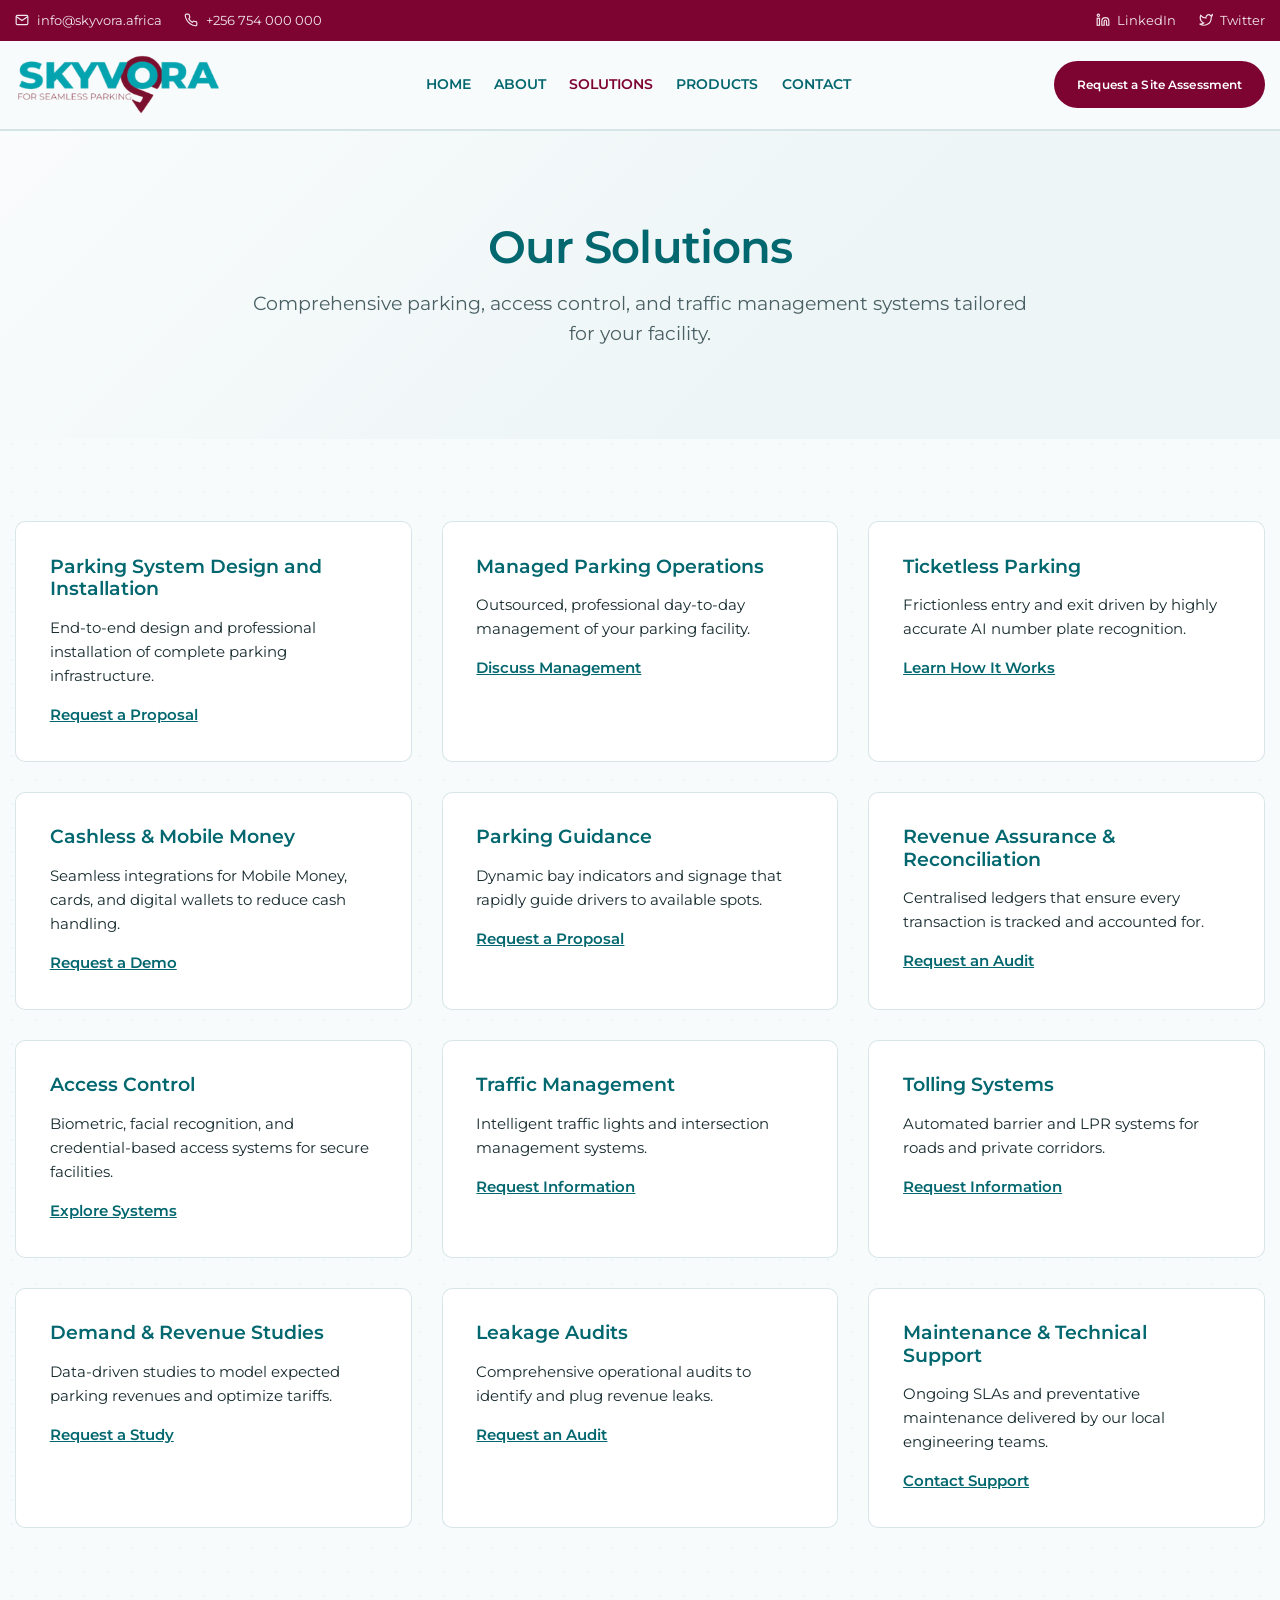
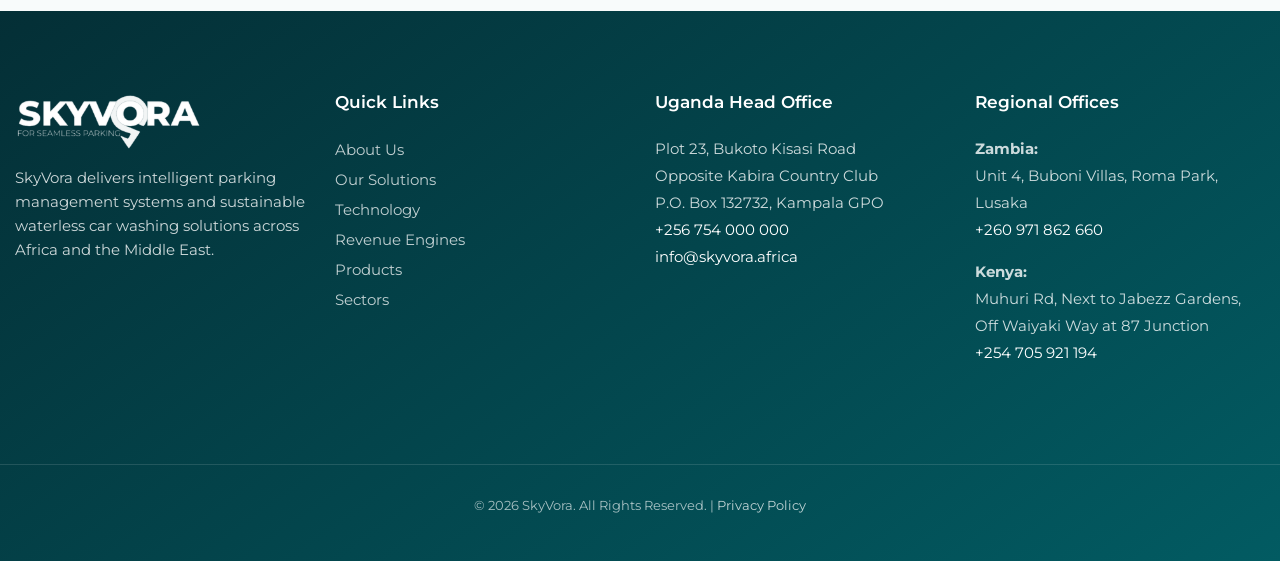
<file: solutions.html>
<!DOCTYPE html>
<html lang="en">
<head>
    <meta charset="UTF-8">
    <meta name="viewport" content="width=device-width, initial-scale=1.0">
    <title>Solutions | SkyVora</title>
    <meta name="description" content="Explore our comprehensive parking and access control solutions tailored for African property owners and managers.">
    <link rel="icon" type="image/png" href="assets/images/favicon.png?v=3">
    <link rel="icon" type="image/svg+xml" href="favicon.svg?v=3">
    <!-- Open Graph -->
    <meta property="og:title" content="Solutions | SkyVora">
    <meta property="og:description" content="Explore our comprehensive parking and access control solutions tailored for African property owners and managers.">
    <meta property="og:type" content="website">
    <meta property="og:url" content="https://www.skyvora.africa/">
    
    <!-- Structured Data -->
    <script type="application/ld+json">
    {
      "@context": "https://schema.org",
      "@type": "Organization",
      "name": "SkyVora",
      "url": "https://www.skyvora.africa/",
      "logo": "https://www.skyvora.africa/assets/images/logo.png?v=3",
      "contactPoint": {
        "@type": "ContactPoint",
        "telephone": "+256-754-000-000",
        "contactType": "customer service"
      }
    }
    </script>
    <link rel="stylesheet" href="assets/css/styles.css?v=3.0">
    <style>
    /* Specific Page Styles will go here if needed */
    
    </style>
</head>
<body>
    <a href="#main-content" class="skip-link">Skip to main content</a>
    
    <!-- Top Bar -->
    <div class="top-bar">
        <div class="container top-bar-inner">
            <div class="top-bar-left">
                <a href="mailto:info@skyvora.africa" style="display:inline-flex; align-items:center; gap:0.5rem;"><svg width="14" height="14" viewBox="0 0 24 24" fill="none" stroke="currentColor" stroke-width="2"><path d="M4 4h16c1.1 0 2 .9 2 2v12c0 1.1-.9 2-2 2H4c-1.1 0-2-.9-2-2V6c0-1.1.9-2 2-2z"></path><polyline points="22,6 12,13 2,6"></polyline></svg> info@skyvora.africa</a>
                <a href="tel:+256754000000" style="display:inline-flex; align-items:center; gap:0.5rem;"><svg width="14" height="14" viewBox="0 0 24 24" fill="none" stroke="currentColor" stroke-width="2"><path d="M22 16.92v3a2 2 0 0 1-2.18 2 19.79 19.79 0 0 1-8.63-3.07 19.5 19.5 0 0 1-6-6 19.79 19.79 0 0 1-3.07-8.67A2 2 0 0 1 4.11 2h3a2 2 0 0 1 2 1.72 12.84 12.84 0 0 0 .7 2.81 2 2 0 0 1-.45 2.11L8.09 9.91a16 16 0 0 0 6 6l1.27-1.27a2 2 0 0 1 2.11-.45 12.84 12.84 0 0 0 2.81.7A2 2 0 0 1 22 16.92z"></path></svg> +256 754 000 000</a>
            </div>
            <div class="top-bar-right">
                <a href="#" aria-label="LinkedIn" style="display:inline-flex; align-items:center; gap:0.5rem;"><svg width="14" height="14" viewBox="0 0 24 24" fill="none" stroke="currentColor" stroke-width="2"><path d="M16 8a6 6 0 0 1 6 6v7h-4v-7a2 2 0 0 0-2-2 2 2 0 0 0-2 2v7h-4v-7a6 6 0 0 1 6-6z"></path><rect x="2" y="9" width="4" height="12"></rect><circle cx="4" cy="4" r="2"></circle></svg> LinkedIn</a>
                <a href="#" aria-label="Twitter" style="display:inline-flex; align-items:center; gap:0.5rem;"><svg width="14" height="14" viewBox="0 0 24 24" fill="none" stroke="currentColor" stroke-width="2"><path d="M23 3a10.9 10.9 0 0 1-3.14 1.53 4.48 4.48 0 0 0-7.86 3v1A10.66 10.66 0 0 1 3 4s-4 9 5 13a11.64 11.64 0 0 1-7 2c9 5 20 0 20-11.5a4.5 4.5 0 0 0-.08-.83A7.72 7.72 0 0 0 23 3z"></path></svg> Twitter</a>
            </div>
        </div>
    </div>

    <!-- Main Header -->
    <header class="main-header" id="header">
        <div class="container header-inner">
            <a href="index.html" class="logo-wrap" aria-label="SkyVora Home">
                <img src="assets/images/logo.png?v=3" alt="SkyVora Logo" class="header-logo">
            </a>
            
            <button class="hamburger" id="mobile-menu-btn" aria-expanded="false" aria-controls="main-nav" aria-label="Toggle navigation">
                <span></span>
                <span></span>
                <span></span>
            </button>

            <nav class="main-nav" id="main-nav">
                <ul>
                    <li><a href="index.html" class="">Home</a></li>
                    <li><a href="about.html" class="">About</a></li>
                    <li class="has-dropdown">
                        <a href="solutions.html" class="active">Solutions</a>
                        <ul class="dropdown">
                            <li><a href="technology.html" class="">Technology</a></li>
                            <li><a href="revenue-engines.html" class="">Revenue Engines</a></li>
                            <li><a href="sectors.html" class="">Sectors</a></li>
                        </ul>
                    </li>
                    <li><a href="products.html" class="">Products</a></li>
                    <li><a href="contact.html" class="">Contact</a></li>
                </ul>
            </nav>
            <div class="header-action">
                <a href="contact.html" class="btn btn-primary">Request a Site Assessment</a>
            </div>
        </div>
    </header>

    <main id="main-content">

    <section class="section bg-light" style="padding: 6rem 0; text-align: center;">
        <div class="container">
            <h1 style="font-size: 3rem; margin-bottom: 1rem;">Our Solutions</h1>
            <p style="font-size: 1.25rem; color: var(--color-text-light); max-width: 800px; margin: 0 auto;">Comprehensive parking, access control, and traffic management systems tailored for your facility.</p>
        </div>
    </section>

    <section class="section">
        <div class="container">
            <div class="grid grid-3">
                <div class="card">
                    <h3>Parking System Design and Installation</h3>
                    <p>End-to-end design and professional installation of complete parking infrastructure.</p>
                    <a href="contact.html" style="font-weight: 600; text-decoration: underline;">Request a Proposal</a>
                </div>
                <div class="card">
                    <h3>Managed Parking Operations</h3>
                    <p>Outsourced, professional day-to-day management of your parking facility.</p>
                    <a href="contact.html" style="font-weight: 600; text-decoration: underline;">Discuss Management</a>
                </div>
                <div class="card">
                    <h3>Ticketless Parking</h3>
                    <p>Frictionless entry and exit driven by highly accurate AI number plate recognition.</p>
                    <a href="technology.html" style="font-weight: 600; text-decoration: underline;">Learn How It Works</a>
                </div>
                <div class="card">
                    <h3>Cashless & Mobile Money</h3>
                    <p>Seamless integrations for Mobile Money, cards, and digital wallets to reduce cash handling.</p>
                    <a href="contact.html" style="font-weight: 600; text-decoration: underline;">Request a Demo</a>
                </div>
                <div class="card">
                    <h3>Parking Guidance</h3>
                    <p>Dynamic bay indicators and signage that rapidly guide drivers to available spots.</p>
                    <a href="contact.html" style="font-weight: 600; text-decoration: underline;">Request a Proposal</a>
                </div>
                <div class="card">
                    <h3>Revenue Assurance & Reconciliation</h3>
                    <p>Centralised ledgers that ensure every transaction is tracked and accounted for.</p>
                    <a href="contact.html" style="font-weight: 600; text-decoration: underline;">Request an Audit</a>
                </div>
                <div class="card">
                    <h3>Access Control</h3>
                    <p>Biometric, facial recognition, and credential-based access systems for secure facilities.</p>
                    <a href="contact.html" style="font-weight: 600; text-decoration: underline;">Explore Systems</a>
                </div>
                <div class="card">
                    <h3>Traffic Management</h3>
                    <p>Intelligent traffic lights and intersection management systems.</p>
                    <a href="contact.html" style="font-weight: 600; text-decoration: underline;">Request Information</a>
                </div>
                <div class="card">
                    <h3>Tolling Systems</h3>
                    <p>Automated barrier and LPR systems for roads and private corridors.</p>
                    <a href="contact.html" style="font-weight: 600; text-decoration: underline;">Request Information</a>
                </div>
                <div class="card">
                    <h3>Demand & Revenue Studies</h3>
                    <p>Data-driven studies to model expected parking revenues and optimize tariffs.</p>
                    <a href="contact.html" style="font-weight: 600; text-decoration: underline;">Request a Study</a>
                </div>
                <div class="card">
                    <h3>Leakage Audits</h3>
                    <p>Comprehensive operational audits to identify and plug revenue leaks.</p>
                    <a href="contact.html" style="font-weight: 600; text-decoration: underline;">Request an Audit</a>
                </div>
                <div class="card">
                    <h3>Maintenance & Technical Support</h3>
                    <p>Ongoing SLAs and preventative maintenance delivered by our local engineering teams.</p>
                    <a href="contact.html" style="font-weight: 600; text-decoration: underline;">Contact Support</a>
                </div>
            </div>
        </div>
    </section>

    </main>

    <!-- Footer -->
    <footer>
        <div class="container grid grid-4">
            <div class="footer-col brand-col">
                <img src="assets/images/logo.png?v=3" alt="SkyVora" class="footer-logo">
                <p style="margin-top: 1rem; color: rgba(255,255,255,0.8);">SkyVora delivers intelligent parking management systems and sustainable waterless car washing solutions across Africa and the Middle East.</p>
            </div>
            <div class="footer-col">
                <h4>Quick Links</h4>
                <ul style="line-height: 2;">
                    <li><a href="about.html">About Us</a></li>
                    <li><a href="solutions.html">Our Solutions</a></li>
                    <li><a href="technology.html">Technology</a></li>
                    <li><a href="revenue-engines.html">Revenue Engines</a></li>
                    <li><a href="products.html">Products</a></li>
                    <li><a href="sectors.html">Sectors</a></li>
                </ul>
            </div>
            <div class="footer-col">
                <h4>Uganda Head Office</h4>
                <address style="font-style: normal; color: rgba(255,255,255,0.8); line-height: 1.8;">
                    Plot 23, Bukoto Kisasi Road<br>
                    Opposite Kabira Country Club<br>
                    P.O. Box 132732, Kampala GPO<br>
                    <a href="tel:+256754000000" style="color: white;">+256 754 000 000</a><br>
                    <a href="mailto:info@skyvora.africa" style="color: white;">info@skyvora.africa</a>
                </address>
            </div>
            <div class="footer-col">
                <h4>Regional Offices</h4>
                <div style="color: rgba(255,255,255,0.8); line-height: 1.8;">
                    <p><strong>Zambia:</strong><br>Unit 4, Buboni Villas, Roma Park, Lusaka<br>
                    <a href="tel:+260971862660" style="color: white;">+260 971 862 660</a></p>
                    <p style="margin-top: 1rem;"><strong>Kenya:</strong><br>Muhuri Rd, Next to Jabezz Gardens, Off Waiyaki Way at 87 Junction<br>
                    <a href="tel:+254705921194" style="color: white;">+254 705 921 194</a></p>
                </div>
            </div>
        </div>
        <div class="container footer-bottom">
            <p>&copy; 2026 SkyVora. All Rights Reserved. | <a href="privacy.html">Privacy Policy</a></p>
        </div>
    </footer>
    
    <button id="back-to-top" aria-label="Back to top">↑</button>

    <script src="assets/js/main.js?v=2.0"></script>
    
</body>
</html>
</file>
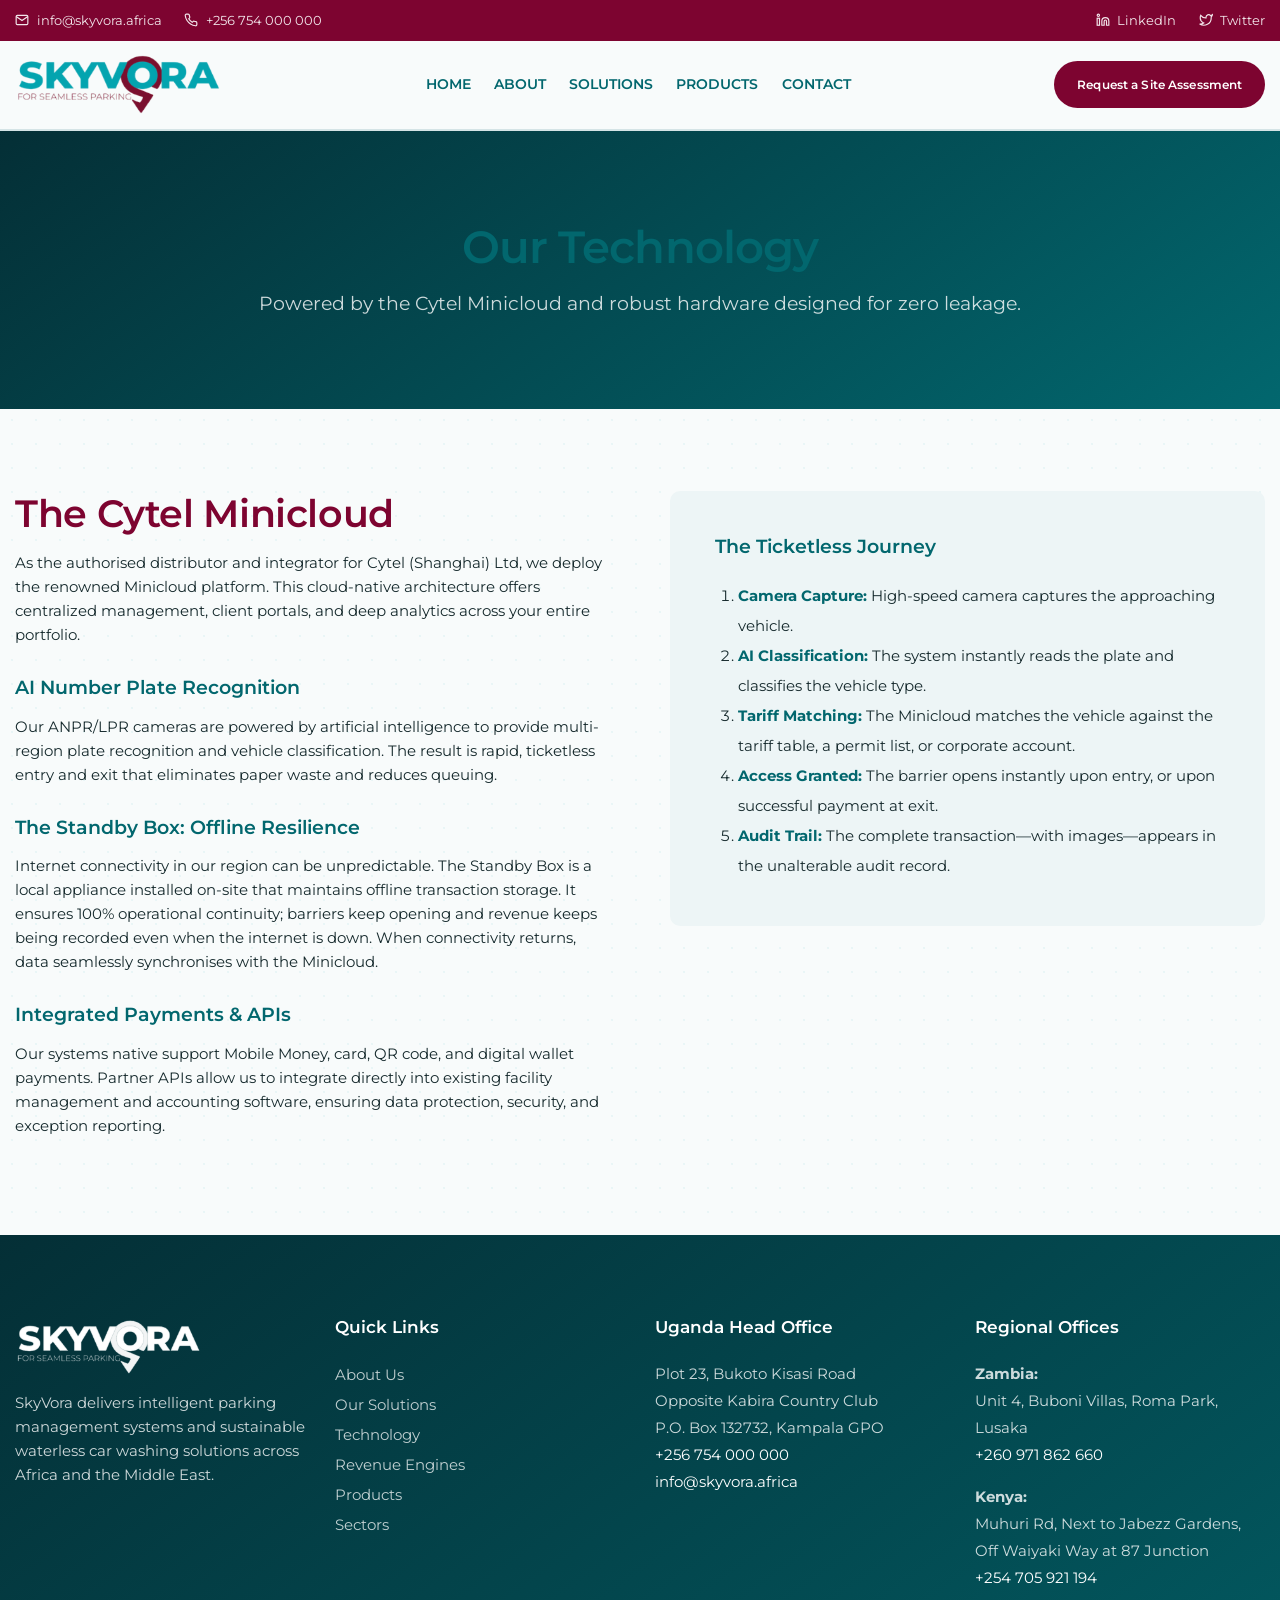
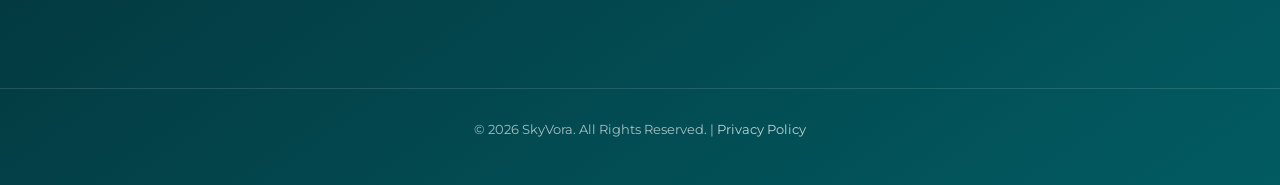
<file: technology.html>
<!DOCTYPE html>
<html lang="en">
<head>
    <meta charset="UTF-8">
    <meta name="viewport" content="width=device-width, initial-scale=1.0">
    <title>Technology | SkyVora</title>
    <meta name="description" content="Discover the Minicloud platform, AI LPR, and the Standby Box ensuring 100% operational continuity.">
    <link rel="icon" type="image/png" href="assets/images/favicon.png?v=3">
    <link rel="icon" type="image/svg+xml" href="favicon.svg?v=3">
    <!-- Open Graph -->
    <meta property="og:title" content="Technology | SkyVora">
    <meta property="og:description" content="Discover the Minicloud platform, AI LPR, and the Standby Box ensuring 100% operational continuity.">
    <meta property="og:type" content="website">
    <meta property="og:url" content="https://www.skyvora.africa/">
    
    <!-- Structured Data -->
    <script type="application/ld+json">
    {
      "@context": "https://schema.org",
      "@type": "Organization",
      "name": "SkyVora",
      "url": "https://www.skyvora.africa/",
      "logo": "https://www.skyvora.africa/assets/images/logo.png?v=3",
      "contactPoint": {
        "@type": "ContactPoint",
        "telephone": "+256-754-000-000",
        "contactType": "customer service"
      }
    }
    </script>
    <link rel="stylesheet" href="assets/css/styles.css?v=3.0">
    <style>
    /* Specific Page Styles will go here if needed */
    
    </style>
</head>
<body>
    <a href="#main-content" class="skip-link">Skip to main content</a>
    
    <!-- Top Bar -->
    <div class="top-bar">
        <div class="container top-bar-inner">
            <div class="top-bar-left">
                <a href="mailto:info@skyvora.africa" style="display:inline-flex; align-items:center; gap:0.5rem;"><svg width="14" height="14" viewBox="0 0 24 24" fill="none" stroke="currentColor" stroke-width="2"><path d="M4 4h16c1.1 0 2 .9 2 2v12c0 1.1-.9 2-2 2H4c-1.1 0-2-.9-2-2V6c0-1.1.9-2 2-2z"></path><polyline points="22,6 12,13 2,6"></polyline></svg> info@skyvora.africa</a>
                <a href="tel:+256754000000" style="display:inline-flex; align-items:center; gap:0.5rem;"><svg width="14" height="14" viewBox="0 0 24 24" fill="none" stroke="currentColor" stroke-width="2"><path d="M22 16.92v3a2 2 0 0 1-2.18 2 19.79 19.79 0 0 1-8.63-3.07 19.5 19.5 0 0 1-6-6 19.79 19.79 0 0 1-3.07-8.67A2 2 0 0 1 4.11 2h3a2 2 0 0 1 2 1.72 12.84 12.84 0 0 0 .7 2.81 2 2 0 0 1-.45 2.11L8.09 9.91a16 16 0 0 0 6 6l1.27-1.27a2 2 0 0 1 2.11-.45 12.84 12.84 0 0 0 2.81.7A2 2 0 0 1 22 16.92z"></path></svg> +256 754 000 000</a>
            </div>
            <div class="top-bar-right">
                <a href="#" aria-label="LinkedIn" style="display:inline-flex; align-items:center; gap:0.5rem;"><svg width="14" height="14" viewBox="0 0 24 24" fill="none" stroke="currentColor" stroke-width="2"><path d="M16 8a6 6 0 0 1 6 6v7h-4v-7a2 2 0 0 0-2-2 2 2 0 0 0-2 2v7h-4v-7a6 6 0 0 1 6-6z"></path><rect x="2" y="9" width="4" height="12"></rect><circle cx="4" cy="4" r="2"></circle></svg> LinkedIn</a>
                <a href="#" aria-label="Twitter" style="display:inline-flex; align-items:center; gap:0.5rem;"><svg width="14" height="14" viewBox="0 0 24 24" fill="none" stroke="currentColor" stroke-width="2"><path d="M23 3a10.9 10.9 0 0 1-3.14 1.53 4.48 4.48 0 0 0-7.86 3v1A10.66 10.66 0 0 1 3 4s-4 9 5 13a11.64 11.64 0 0 1-7 2c9 5 20 0 20-11.5a4.5 4.5 0 0 0-.08-.83A7.72 7.72 0 0 0 23 3z"></path></svg> Twitter</a>
            </div>
        </div>
    </div>

    <!-- Main Header -->
    <header class="main-header" id="header">
        <div class="container header-inner">
            <a href="index.html" class="logo-wrap" aria-label="SkyVora Home">
                <img src="assets/images/logo.png?v=3" alt="SkyVora Logo" class="header-logo">
            </a>
            
            <button class="hamburger" id="mobile-menu-btn" aria-expanded="false" aria-controls="main-nav" aria-label="Toggle navigation">
                <span></span>
                <span></span>
                <span></span>
            </button>

            <nav class="main-nav" id="main-nav">
                <ul>
                    <li><a href="index.html" class="">Home</a></li>
                    <li><a href="about.html" class="">About</a></li>
                    <li class="has-dropdown">
                        <a href="solutions.html" class="">Solutions</a>
                        <ul class="dropdown">
                            <li><a href="technology.html" class="active">Technology</a></li>
                            <li><a href="revenue-engines.html" class="">Revenue Engines</a></li>
                            <li><a href="sectors.html" class="">Sectors</a></li>
                        </ul>
                    </li>
                    <li><a href="products.html" class="">Products</a></li>
                    <li><a href="contact.html" class="">Contact</a></li>
                </ul>
            </nav>
            <div class="header-action">
                <a href="contact.html" class="btn btn-primary">Request a Site Assessment</a>
            </div>
        </div>
    </header>

    <main id="main-content">

    <section class="section bg-dark" style="padding: 6rem 0; text-align: center;">
        <div class="container">
            <h1 style="font-size: 3rem; margin-bottom: 1rem;">Our Technology</h1>
            <p style="font-size: 1.25rem; color: rgba(255,255,255,0.8); max-width: 800px; margin: 0 auto;">Powered by the Cytel Minicloud and robust hardware designed for zero leakage.</p>
        </div>
    </section>

    <section class="section">
        <div class="container">
            <div class="grid grid-2" style="gap: 4rem;">
                <div>
                    <h2 style="color: var(--color-accent);">The Cytel Minicloud</h2>
                    <p>As the authorised distributor and integrator for Cytel (Shanghai) Ltd, we deploy the renowned Minicloud platform. This cloud-native architecture offers centralized management, client portals, and deep analytics across your entire portfolio.</p>
                    
                    <h3 style="margin-top: 2rem;">AI Number Plate Recognition</h3>
                    <p>Our ANPR/LPR cameras are powered by artificial intelligence to provide multi-region plate recognition and vehicle classification. The result is rapid, ticketless entry and exit that eliminates paper waste and reduces queuing.</p>

                    <h3 style="margin-top: 2rem;">The Standby Box: Offline Resilience</h3>
                    <p>Internet connectivity in our region can be unpredictable. The Standby Box is a local appliance installed on-site that maintains offline transaction storage. It ensures 100% operational continuity; barriers keep opening and revenue keeps being recorded even when the internet is down. When connectivity returns, data seamlessly synchronises with the Minicloud.</p>

                    <h3 style="margin-top: 2rem;">Integrated Payments & APIs</h3>
                    <p>Our systems native support Mobile Money, card, QR code, and digital wallet payments. Partner APIs allow us to integrate directly into existing facility management and accounting software, ensuring data protection, security, and exception reporting.</p>
                </div>
                <div>
                    <div style="background: var(--color-bg-light); padding: 3rem; border-radius: var(--radius); position: sticky; top: 120px;">
                        <h3>The Ticketless Journey</h3>
                        <ol style="margin-top: 1.5rem; padding-left: 1.5rem; line-height: 2;">
                            <li><strong style="color: var(--color-primary);">Camera Capture:</strong> High-speed camera captures the approaching vehicle.</li>
                            <li><strong style="color: var(--color-primary);">AI Classification:</strong> The system instantly reads the plate and classifies the vehicle type.</li>
                            <li><strong style="color: var(--color-primary);">Tariff Matching:</strong> The Minicloud matches the vehicle against the tariff table, a permit list, or corporate account.</li>
                            <li><strong style="color: var(--color-primary);">Access Granted:</strong> The barrier opens instantly upon entry, or upon successful payment at exit.</li>
                            <li><strong style="color: var(--color-primary);">Audit Trail:</strong> The complete transaction—with images—appears in the unalterable audit record.</li>
                        </ol>
                    </div>
                </div>
            </div>
        </div>
    </section>

    </main>

    <!-- Footer -->
    <footer>
        <div class="container grid grid-4">
            <div class="footer-col brand-col">
                <img src="assets/images/logo.png?v=3" alt="SkyVora" class="footer-logo">
                <p style="margin-top: 1rem; color: rgba(255,255,255,0.8);">SkyVora delivers intelligent parking management systems and sustainable waterless car washing solutions across Africa and the Middle East.</p>
            </div>
            <div class="footer-col">
                <h4>Quick Links</h4>
                <ul style="line-height: 2;">
                    <li><a href="about.html">About Us</a></li>
                    <li><a href="solutions.html">Our Solutions</a></li>
                    <li><a href="technology.html">Technology</a></li>
                    <li><a href="revenue-engines.html">Revenue Engines</a></li>
                    <li><a href="products.html">Products</a></li>
                    <li><a href="sectors.html">Sectors</a></li>
                </ul>
            </div>
            <div class="footer-col">
                <h4>Uganda Head Office</h4>
                <address style="font-style: normal; color: rgba(255,255,255,0.8); line-height: 1.8;">
                    Plot 23, Bukoto Kisasi Road<br>
                    Opposite Kabira Country Club<br>
                    P.O. Box 132732, Kampala GPO<br>
                    <a href="tel:+256754000000" style="color: white;">+256 754 000 000</a><br>
                    <a href="mailto:info@skyvora.africa" style="color: white;">info@skyvora.africa</a>
                </address>
            </div>
            <div class="footer-col">
                <h4>Regional Offices</h4>
                <div style="color: rgba(255,255,255,0.8); line-height: 1.8;">
                    <p><strong>Zambia:</strong><br>Unit 4, Buboni Villas, Roma Park, Lusaka<br>
                    <a href="tel:+260971862660" style="color: white;">+260 971 862 660</a></p>
                    <p style="margin-top: 1rem;"><strong>Kenya:</strong><br>Muhuri Rd, Next to Jabezz Gardens, Off Waiyaki Way at 87 Junction<br>
                    <a href="tel:+254705921194" style="color: white;">+254 705 921 194</a></p>
                </div>
            </div>
        </div>
        <div class="container footer-bottom">
            <p>&copy; 2026 SkyVora. All Rights Reserved. | <a href="privacy.html">Privacy Policy</a></p>
        </div>
    </footer>
    
    <button id="back-to-top" aria-label="Back to top">↑</button>

    <script src="assets/js/main.js?v=2.0"></script>
    
</body>
</html>
</file>
<file: assets/css/styles.css>
/* =========================================
   SkyVora - Global Styles
   ========================================= */

@import url('https://fonts.googleapis.com/css2?family=Montserrat:ital,wght@0,400;0,500;0,600;0,700;0,800;1,400&display=swap');

:root {
    --color-brand: #03a3ae;
    --color-primary: #02676e;
    --color-primary-dark: #042f36;
    --color-accent: #7d0430;
    --color-accent-hover: #5e0324;
    --color-tech: #03a3ae;
    --color-text: #162a2d;
    --color-text-light: #4a6064;
    --color-bg: #f8fbfb;
    --color-bg-light: #edf5f6;
    --color-border: #d5e4e6;
    --color-border-ui: #738b8f;
    --color-highlight: #03a3ae;
    
    --font-primary: 'Montserrat', Helvetica, Arial, sans-serif;
    --font-display: 'Montserrat', Helvetica, Arial, sans-serif;
    
    --spacing-xs: 0.5rem;
    --spacing-sm: 1rem;
    --spacing-md: 2rem;
    --spacing-lg: 5.5rem;
    --spacing-xl: 8rem;
    
    --radius: 10px;
    --shadow: 0 12px 30px rgba(4, 47, 54, 0.08);
    --shadow-hover: 0 20px 45px rgba(4, 47, 54, 0.14);
    
    --transition: all 0.3s ease;
}

/* Reset & Base */
*, *::before, *::after {
    box-sizing: border-box;
    margin: 0;
    padding: 0;
}

html {
    scroll-behavior: smooth;
    font-size: 15px;
}

body {
    font-family: var(--font-primary);
    color: var(--color-text);
    line-height: 1.6;
    background-color: var(--color-bg);
    background-image: radial-gradient(rgba(3, 163, 174, 0.06) 1px, transparent 1px);
    background-size: 24px 24px;
}

img {
    max-width: 100%;
    height: auto;
    display: block;
}

a {
    color: var(--color-primary);
    text-decoration: none;
    transition: var(--transition);
}

a:hover {
    color: var(--color-accent);
}

ul {
    list-style: none;
}

/* Accessibility */
.skip-link {
    position: absolute;
    top: -40px;
    left: 0;
    background: var(--color-accent);
    color: white;
    padding: 8px;
    z-index: 9999;
    transition: top 0.2s;
}
.skip-link:focus {
    top: 0;
}
@media (prefers-reduced-motion: reduce) {
    * {
        animation-duration: 0.01ms !important;
        animation-iteration-count: 1 !important;
        transition-duration: 0.01ms !important;
        scroll-behavior: auto !important;
    }
}

/* Typography */
h1, h2, h3, h4, h5, h6 {
    font-family: var(--font-display);
    color: var(--color-primary);
    line-height: 1.2;
    margin-bottom: var(--spacing-sm);
    font-weight: 600;
}

h1 { font-size: clamp(2rem, 4vw, 3.5rem); letter-spacing: -0.02em; }
h2 { font-size: clamp(1.75rem, 3.5vw, 2.5rem); letter-spacing: -0.01em; }
h3 { font-size: 1.25rem; }
h4 { font-size: 1.1rem; }

p { margin-bottom: var(--spacing-sm); }

/* Layout Grid */
.container {
    width: 100%;
    max-width: 1280px;
    margin: 0 auto;
    padding: 0 var(--spacing-sm);
}

.section {
    padding: clamp(4rem, 8vw, var(--spacing-lg)) 0;
}

.bg-light { background-color: var(--color-bg-light); background-image: linear-gradient(135deg, rgba(255,255,255,.7), transparent 65%); }
.bg-dark { background-color: var(--color-primary-dark); background-image: linear-gradient(145deg, #042f36 0%, #02676e 100%); color: white; }
.bg-dark h2, .bg-dark h3 { color: white; }
.bg-dark p { color: rgba(255,255,255,0.85); }

.grid { display: grid; gap: var(--spacing-md); }
.grid-2 { grid-template-columns: 1fr; }
.grid-3 { grid-template-columns: 1fr; }
.grid-4 { grid-template-columns: 1fr; }

@media (min-width: 768px) {
    .grid-2 { grid-template-columns: repeat(2, 1fr); }
    .grid-3 { grid-template-columns: repeat(3, 1fr); }
    .grid-4 { grid-template-columns: repeat(2, 1fr); }
}
@media (min-width: 1024px) {
    .grid-4 { grid-template-columns: repeat(4, 1fr); }
}

/* Buttons */
.btn {
    display: inline-flex;
    align-items: center;
    justify-content: center;
    padding: 0.85rem 1.45rem;
    font-weight: 600;
    border-radius: 999px;
    cursor: pointer;
    text-align: center;
    border: 1px solid transparent;
    transition: var(--transition);
    letter-spacing: .01em;
}
.btn-primary {
    background-color: var(--color-accent);
    color: white;
}
.btn-primary:hover {
        transform: translateY(-2px);
        box-shadow: 0 8px 18px rgba(125, 4, 48, .28);
    background-color: var(--color-accent-hover);
    color: white;
}
.btn-secondary {
    background-color: rgba(255,255,255,.75);
    color: var(--color-primary);
    border-color: var(--color-border-ui);
}
.btn-secondary:hover {
        transform: translateY(-2px);
    border-color: var(--color-brand);
    color: var(--color-brand);
}

/* Header & Nav */
.top-bar {
    background-color: var(--color-accent);
    color: white;
    font-size: 0.875rem;
    padding: 0.65rem 0;
}
.top-bar a { color: white; opacity: 0.9; }
.top-bar a:hover { opacity: 1; }
.top-bar-inner { display: flex; justify-content: space-between; align-items: center; flex-wrap: wrap; }
.top-bar-left, .top-bar-right { display: flex; gap: 1.5rem; }

.main-header {
    background-color: rgba(248, 251, 251, .94);
    border-bottom: 1px solid var(--color-border);
    box-shadow: 0 1px 0 var(--color-border);
    backdrop-filter: blur(14px);
    position: sticky;
    top: 0;
    z-index: 1000;
    transition: all 0.3s ease;
}
.main-header.is-scrolled {
    background-color: rgba(255,255,255,.98);
    box-shadow: 0 4px 20px rgba(4, 47, 54, 0.06);
}
.header-logo {
    max-height: 64px;
    width: auto;
    transition: max-height 0.3s ease;
}
.main-header.is-scrolled .header-logo {
    max-height: 48px;
}
.header-inner {
    display: flex;
    justify-content: space-between;
    align-items: center;
    height: 88px;
    transition: height 0.3s ease;
}
.main-header.is-scrolled .header-inner {
    height: 68px;
}

/* Animations */
.reveal-on-scroll {
    opacity: 0;
    transform: translateY(30px);
    transition: opacity 0.8s ease-out, transform 0.8s ease-out;
}
.reveal-on-scroll.in-view {
    opacity: 1;
    transform: translateY(0);
}
.delay-100 { transition-delay: 100ms; }
.delay-200 { transition-delay: 200ms; }
.delay-300 { transition-delay: 300ms; }
.delay-400 { transition-delay: 400ms; }
.list-check {
    display: grid;
    grid-template-columns: 1fr 1fr;
    gap: 1.5rem;
}

.list-check li {
    position: relative;
    padding-left: 2.5rem;
    color: var(--color-text);
    font-size: 1.05rem;
    display: flex;
    align-items: center;
}

.list-check li::before {
    content: '✓';
    position: absolute;
    left: 0;
    top: 50%;
    transform: translateY(-50%);
    width: 24px;
    height: 24px;
    background-color: var(--color-accent);
    color: white;
    border-radius: 50%;
    display: flex;
    align-items: center;
    justify-content: center;
    font-size: 0.8rem;
    font-weight: bold;
}

.models-grid {
    display: flex;
    flex-direction: column;
    gap: 0.85rem;
}

.model-item {
    background: transparent;
    border-radius: 0;
    padding: 1.15rem 1rem;
    display: flex;
    align-items: center;
    gap: 1.25rem;
    box-shadow: none;
    border: none;
    border-bottom: 1px solid rgba(255,255,255,.12);
    transition: var(--transition);
    position: relative;
}
.model-item:last-child {
    border-bottom: none;
}

.model-item:hover {
    transform: translateX(8px);
    background: rgba(255,255,255,0.05);
    border-radius: 8px;
}

.model-icon {
    width: 32px;
    height: 32px;
    background-color: var(--color-accent);
    color: white;
    border-radius: 50%;
    display: flex;
    align-items: center;
    justify-content: center;
    flex-shrink: 0;
    transition: var(--transition);
}

.model-item:hover .model-icon {
    background-color: white;
    color: var(--color-accent);
    transform: scale(1.1);
}

.model-text {
    font-weight: 500;
    color: white;
    font-size: 1.05rem;
}

.client-grid {
    display: grid;
    grid-template-columns: 1fr;
    gap: 1.25rem;
}
@media (min-width: 640px) {
    .client-grid {
        grid-template-columns: repeat(2, 1fr);
    }
}

.client-item {
    background: white;
    border-radius: var(--radius);
    padding: 1.25rem;
    display: flex;
    align-items: center;
    gap: 1.25rem;
    box-shadow: 0 4px 15px rgba(4, 47, 54, .04);
    border: 1px solid rgba(3, 163, 174, .12);
    transition: var(--transition);
}

.client-item:hover {
    transform: translateY(-4px);
    box-shadow: var(--shadow);
    border-color: rgba(3, 163, 174, .35);
}

.client-logo {
    width: 48px;
    height: 48px;
    object-fit: contain;
    border-radius: 8px;
    background: white;
    padding: 0.25rem;
    box-shadow: 0 2px 8px rgba(0,0,0,.04);
}

.client-name {
    font-weight: 600;
    color: var(--color-text);
    font-size: 0.95rem;
    line-height: 1.3;
}
.main-nav ul {
    display: flex;
    gap: 1.55rem;
    list-style: none;
    margin: 0;
    padding: 0;
}
.main-nav > ul > li {
    position: relative;
}
.main-nav a {
    color: var(--color-primary);
    font-weight: 600;
    font-size: .9rem;
    letter-spacing: 0;
    text-transform: uppercase;
    text-decoration: none;
    display: block;
    padding: 0.65rem 0;
}
.main-nav a:hover, .main-nav a.active {
    color: var(--color-accent);
}
.dropdown {
    position: absolute;
    top: 100%;
    left: 0;
    background: var(--color-bg);
    min-width: 200px;
    box-shadow: var(--shadow-hover);
    border: 1px solid var(--color-border);
    border-radius: var(--radius);
    opacity: 0;
    visibility: hidden;
    transform: translateY(10px);
    transition: var(--transition);
    z-index: 1000;
    padding: 0.5rem 0;
    display: flex;
    flex-direction: column;
    gap: 0;
}
.has-dropdown:hover .dropdown {
    opacity: 1;
    visibility: visible;
    transform: translateY(0);
}
.dropdown li {
    width: 100%;
}
.dropdown a {
    text-transform: none;
    font-weight: 500;
    padding: 0.5rem 1.5rem;
    color: var(--color-text);
}
.dropdown a:hover, .dropdown a.active {
    background: var(--color-bg-light);
    color: var(--color-accent);
}
.hamburger {
    display: none;
    background: none;
    border: none;
    cursor: pointer;
    padding: 0.5rem;
}
.hamburger span {
    display: block;
    width: 25px;
    height: 2px;
    background-color: var(--color-primary);
    margin: 5px 0;
    transition: var(--transition);
}

@media (max-width: 1023px) {
    .header-action { display: none; }
    .hamburger { display: block; }
    .main-nav {
        position: absolute;
        top: 80px;
        left: 0;
        width: 100%;
        background: white;
        box-shadow: 0 10px 10px rgba(0,0,0,0.05);
        padding: 1rem;
        transform: translateY(-150%);
        opacity: 0;
        visibility: hidden;
        transition: var(--transition);
    }
    .main-nav.is-open {
        transform: translateY(0);
        opacity: 1;
        visibility: visible;
    }
    .main-nav ul {
        flex-direction: column;
        gap: 1rem;
    }
}

/* Footer */
footer {
    background-color: var(--color-primary-dark);
    background-image: linear-gradient(145deg, #042f36 0%, #025b62 100%);
    color: white;
    padding: var(--spacing-lg) 0 var(--spacing-md) 0;
}
footer h4 { color: white; margin-bottom: 1.5rem; }
footer a { color: rgba(255,255,255,0.75); }
footer a:hover { color: white; }
.footer-logo { filter: brightness(0) invert(1); margin-bottom: 1rem; max-height: 58px; width: auto; }
.footer-bottom {
    margin-top: var(--spacing-lg);
    padding-top: var(--spacing-md);
    border-top: 1px solid rgba(255,255,255,0.12);
    text-align: center;
    font-size: 0.875rem;
    color: rgba(255,255,255,0.65);
}

/* Cards */
.card {
    background: rgba(255,255,255,.92);
    border: 1px solid var(--color-border);
    border-radius: var(--radius);
    padding: clamp(1.5rem, 3vw, 2.25rem);
    transition: var(--transition);
}
.card:hover {
    box-shadow: var(--shadow-hover);
    transform: translateY(-5px);
}
.card-icon {
    font-size: 2rem;
    color: var(--color-brand);
    margin-bottom: 1rem;
}

/* Breadcrumbs */
.breadcrumbs {
    padding: 1rem 0;
    background: var(--color-bg-light);
    font-size: 0.875rem;
}
.breadcrumbs a { color: var(--color-text-light); }
.breadcrumbs span { color: var(--color-primary); font-weight: 600; }

/* Back to Top */
#back-to-top {
    position: fixed;
    bottom: 20px;
    right: 20px;
    background: var(--color-accent);
    color: white;
    width: 40px;
    height: 40px;
    border-radius: 50%;
    border: none;
    font-size: 1.2rem;
    cursor: pointer;
    opacity: 0;
    visibility: hidden;
    transition: var(--transition);
    z-index: 99;
}
#back-to-top.visible {
    opacity: 1;
    visibility: visible;
}
#back-to-top:hover {
    background: var(--color-accent-hover);
}

/* Forms */
.form-group {
    margin-bottom: 1.5rem;
}
.form-label {
    display: block;
    margin-bottom: 0.5rem;
    font-weight: 600;
}
.form-control {
    width: 100%;
    padding: 0.9rem 1rem;
    border: 1px solid var(--color-border-ui);
    border-radius: 7px;
    background: rgba(255,255,255,.9);
    font-family: inherit;
}
.form-control:focus {
    outline: none;
    border-color: var(--color-brand);
    box-shadow: 0 0 0 3px color-mix(in oklab, var(--color-brand) 22%, transparent);
}

/* Shared finishing touches */
.hero {
    position: relative;
    display: flex;
    align-items: center;
    min-height: min(78vh, 760px);
    background-position: center;
    background-size: cover;
    background-attachment: fixed;
    overflow: hidden;
}
.video-background {
    position: absolute;
    top: 50%;
    left: 50%;
    min-width: 100%;
    min-height: 100%;
    width: auto;
    height: auto;
    transform: translate(-50%, -50%);
    z-index: 0;
}
.video-background iframe {
    position: absolute;
    top: 50%;
    left: 50%;
    width: 100vw;
    height: 56.25vw; /* 16:9 aspect ratio */
    min-height: 100vh;
    min-width: 177.77vh; /* 16:9 aspect ratio */
    transform: translate(-50%, -50%);
    pointer-events: none;
}
.hero::before {
    content: '';
    position: absolute;
    inset: 0;
    background: linear-gradient(100deg, rgba(4, 47, 54, .95) 0%, rgba(2, 103, 110, .76) 52%, rgba(3, 163, 174, .34) 100%);
}
.hero-content {
    position: relative;
    z-index: 2;
    width: 100%;
    max-width: 900px;
    margin: 0 auto;
    color: white;
    text-align: center;
    animation: rise-in .8s ease both;
}
.hero-content h1 { color: white; }
.hero-content p { color: rgba(255,255,255,.9); }
.hero-kicker {
    background: color-mix(in oklab, var(--color-brand) 20%, transparent);
    border-color: color-mix(in oklab, var(--color-brand) 55%, white);
    color: #b5f8fd;
}
.hero-content h1 { font-family: var(--font-display); letter-spacing: -.04em; }
.feature-card, .card { border-color: rgba(213, 228, 230, .9); }
.feature-card:hover, .card:hover { border-color: rgba(3, 163, 174, .45); }
.card-icon { color: var(--color-brand); }
.main-header .btn { font-size: .82rem; }
address { line-height: 1.75; }

@media (forced-colors: active) {
    .main-header, .card, .feature-card, .client-item, .dropdown, .btn {
        border: 1px solid CanvasText;
    }
    .form-control:focus {
        outline: 2px solid Highlight;
    }
}

@keyframes rise-in {
    from { opacity: 0; transform: translateY(18px); }
    to { opacity: 1; transform: translateY(0); }
}

@media (max-width: 1023px) {
    .main-nav { top: 88px; background: rgba(248, 251, 251, .98); }
    .main-nav a { padding: .75rem .25rem; }
}

@media (max-width: 767px) {
    .container { padding-left: 1.25rem; padding-right: 1.25rem; }
    .top-bar-inner { gap: .35rem; }
    .top-bar-left, .top-bar-right { gap: .8rem; font-size: .74rem; }
    .top-bar-right { display: none; }
    .header-logo { max-height: 58px; }
    .header-inner { height: 78px; }
    .main-nav { top: 78px; }
    .hero { min-height: 620px; padding: 5rem 0 !important; }
    .hero-content h1 { font-size: clamp(2.25rem, 11vw, 3.5rem); }
    .hero-content p { font-size: 1.05rem; }
    .hero-labels { gap: .65rem; }
    .hero-label { padding: .55rem .85rem; font-size: .82rem; }
    .hero-buttons .btn { width: 100%; }
    .stat-card { padding: 1.75rem 1rem; }
}

/* Image Hover Effects for Cards */
.feature-card img, .card img {
    transition: transform 0.6s cubic-bezier(0.165, 0.84, 0.44, 1);
}
.feature-card:hover img, .card:hover img {
    transform: scale(1.05);
}
</file>
